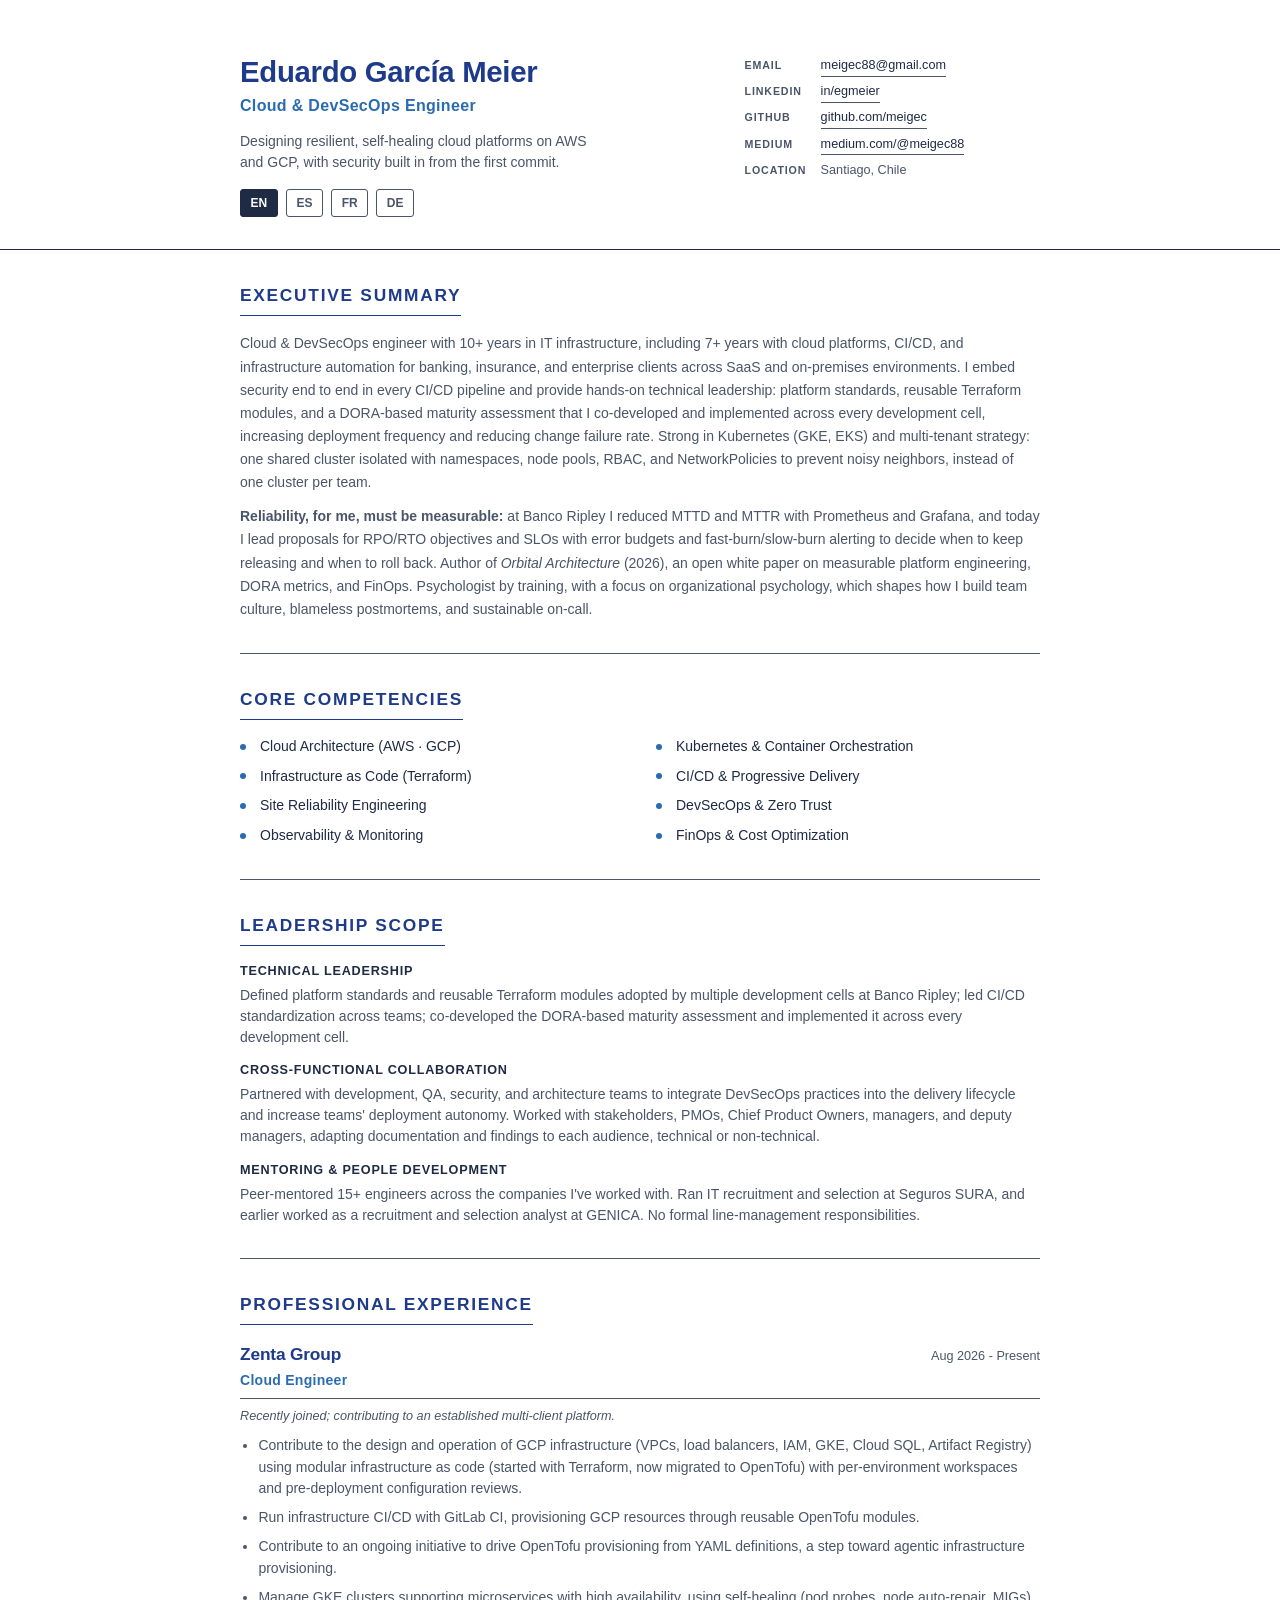
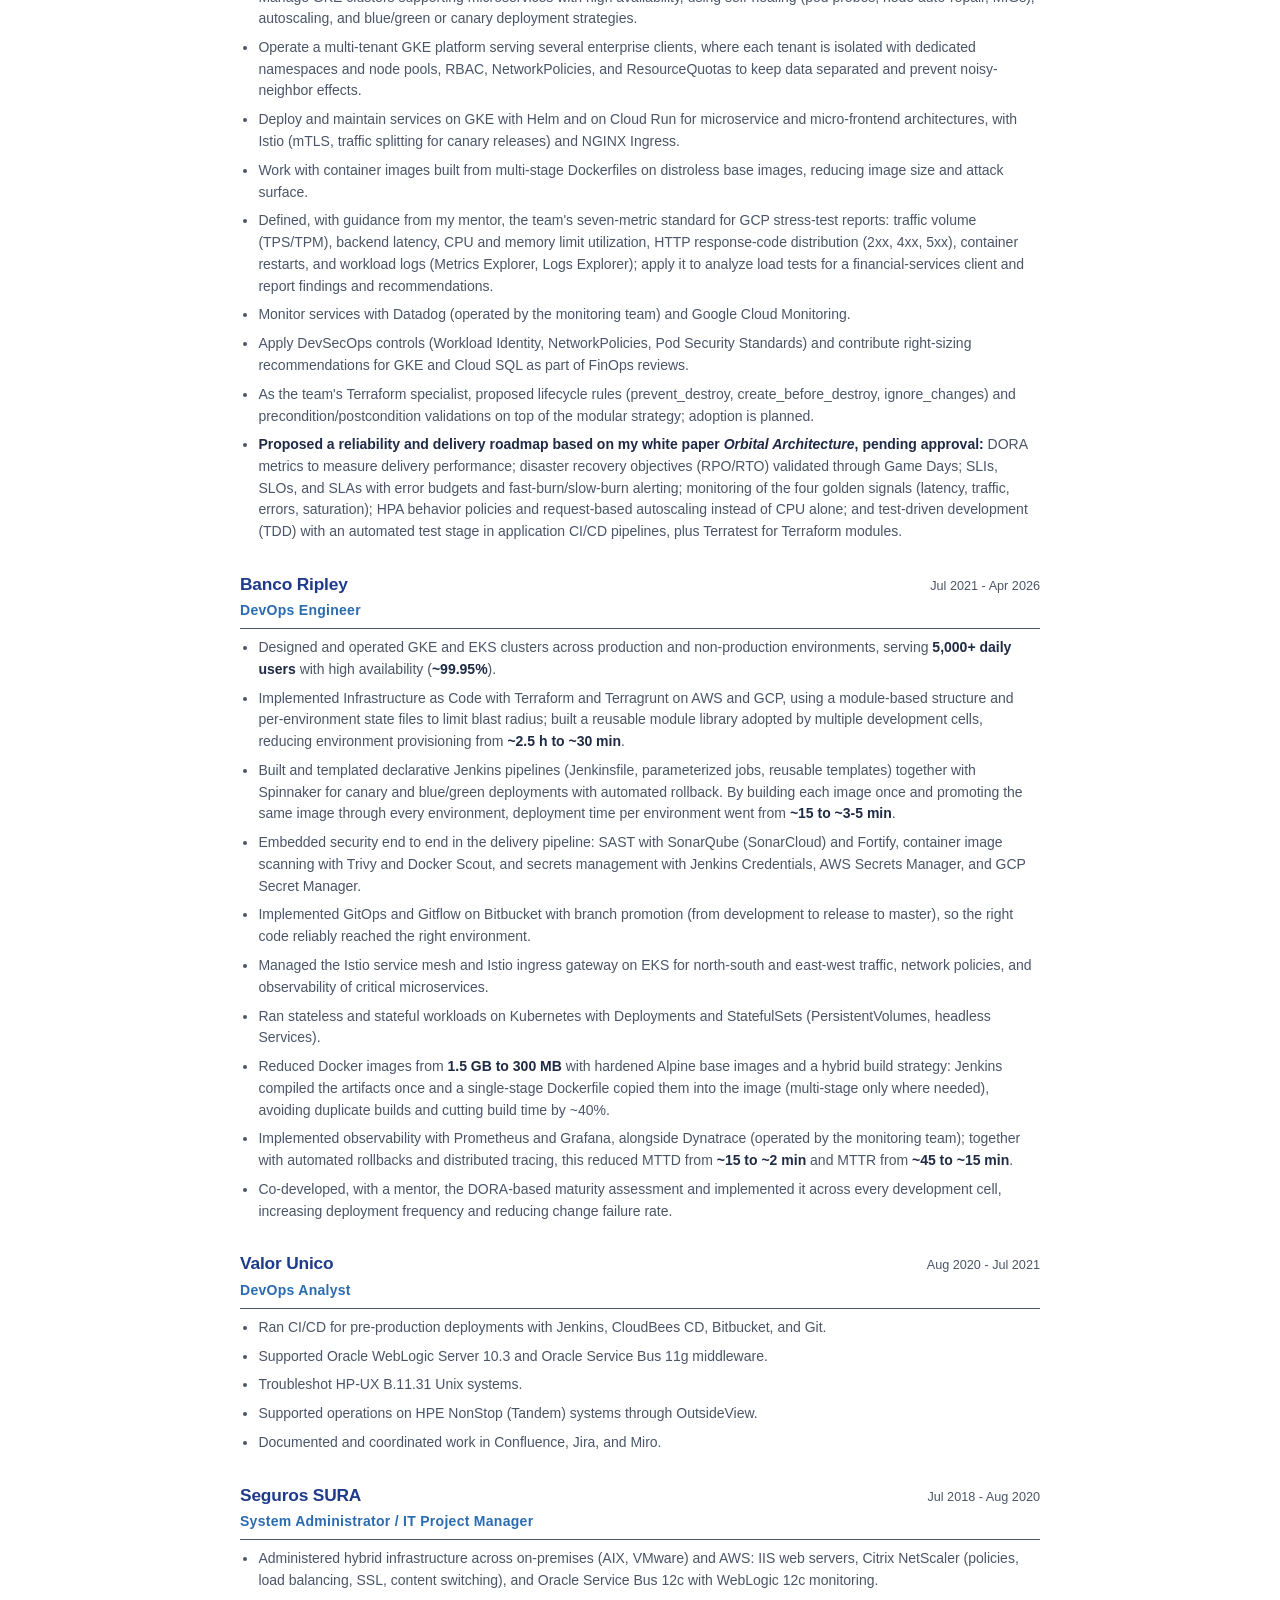
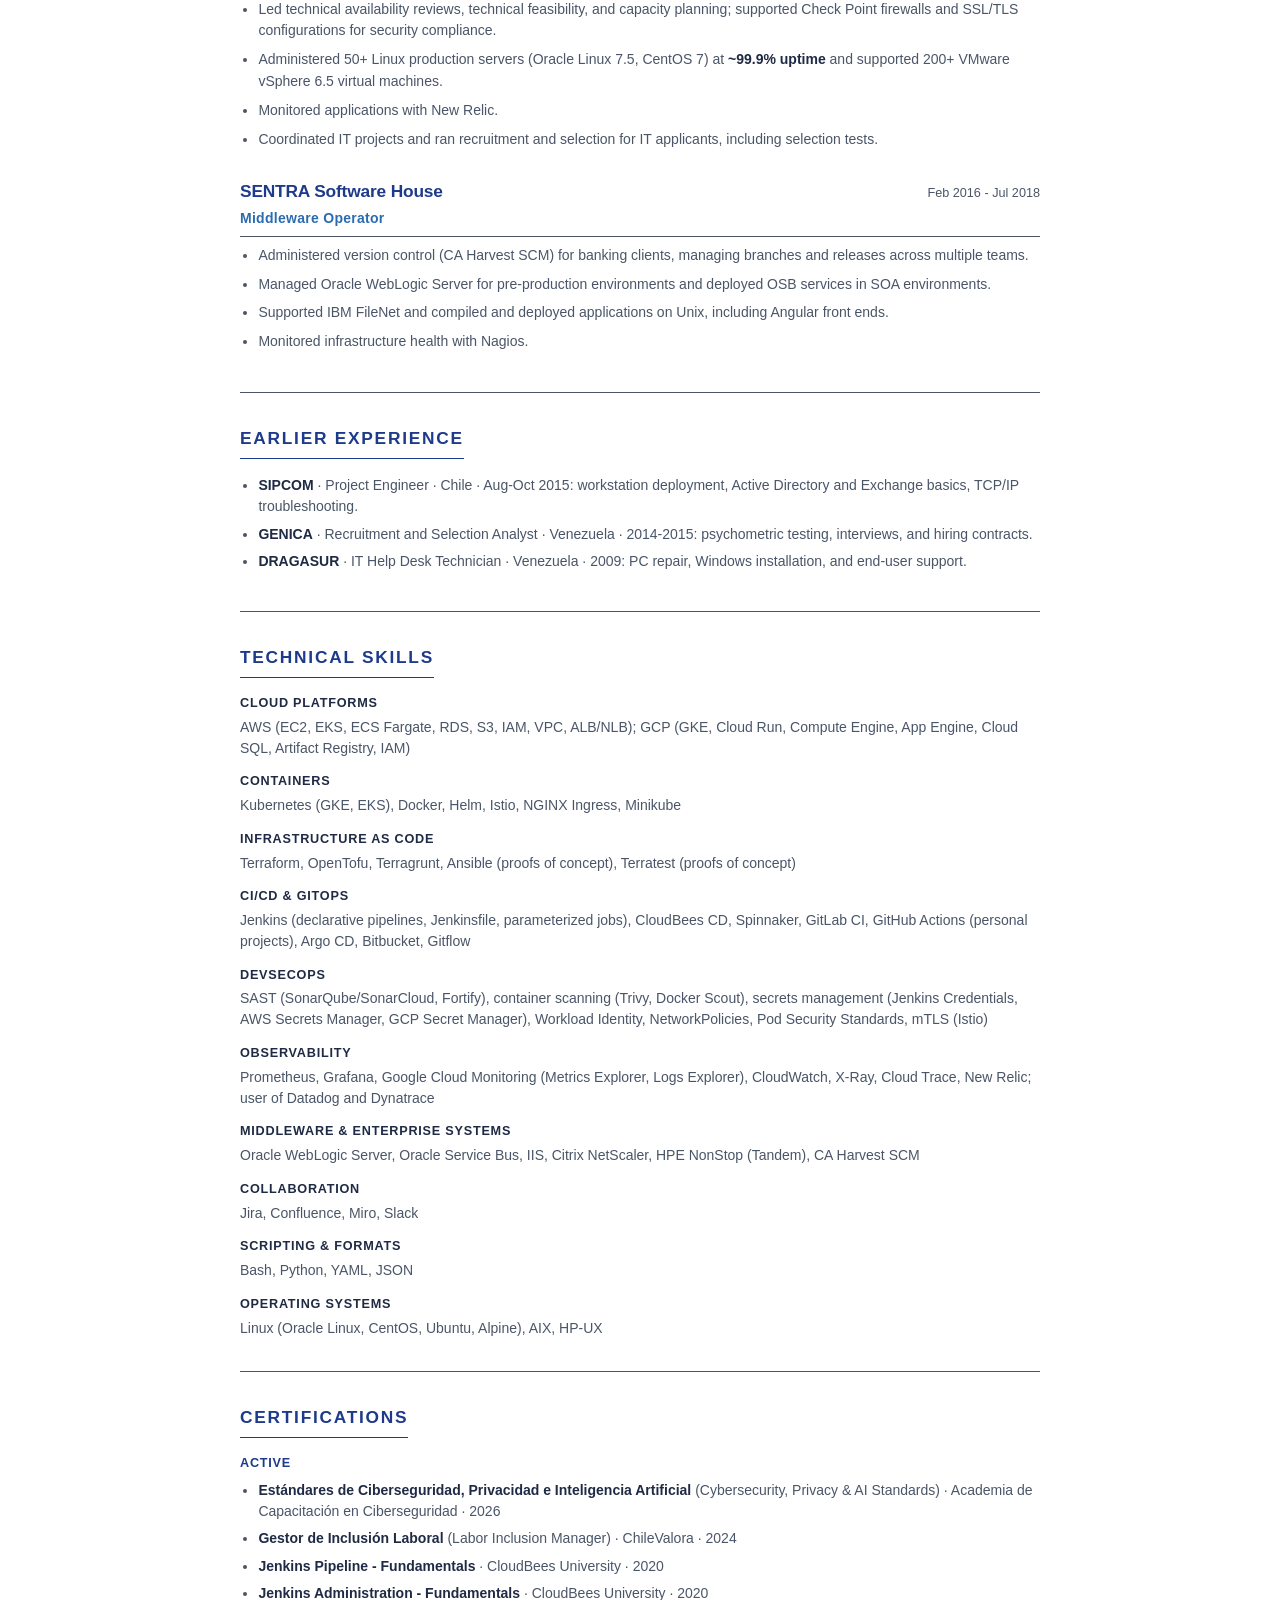
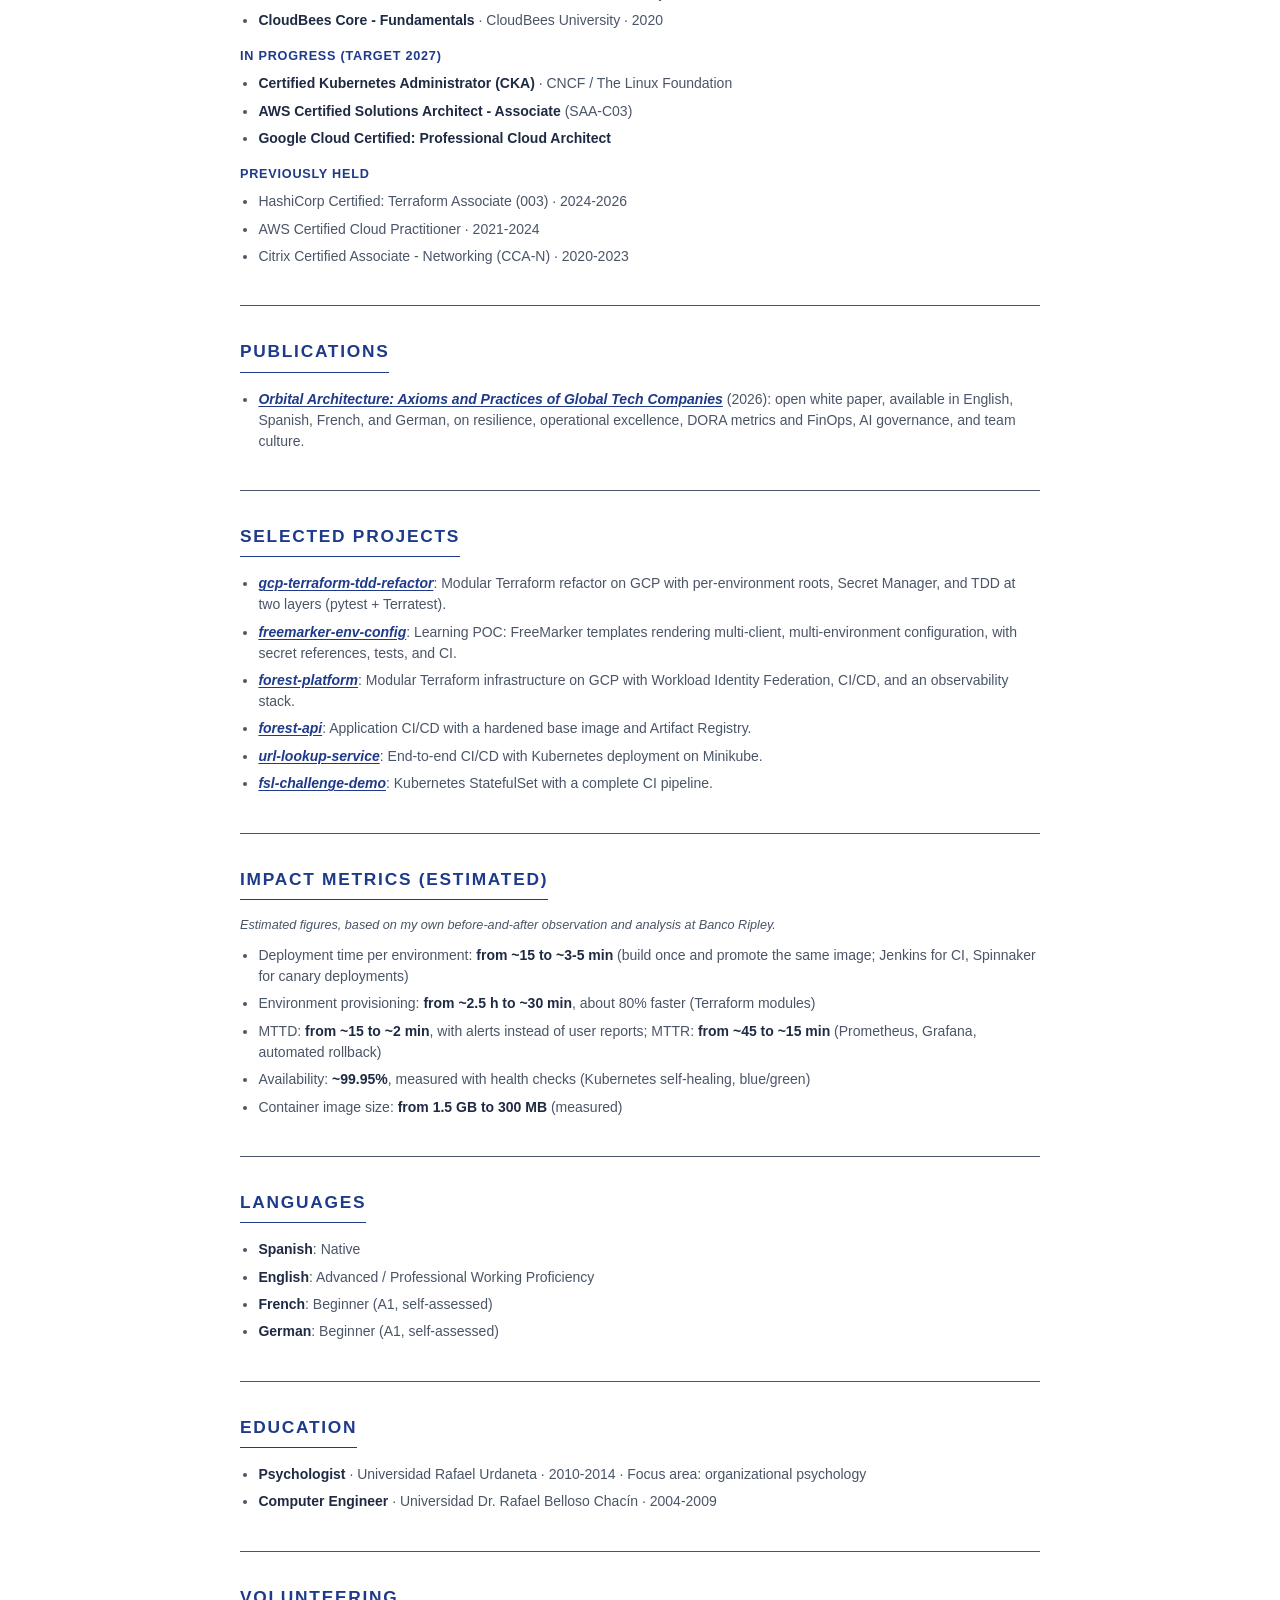
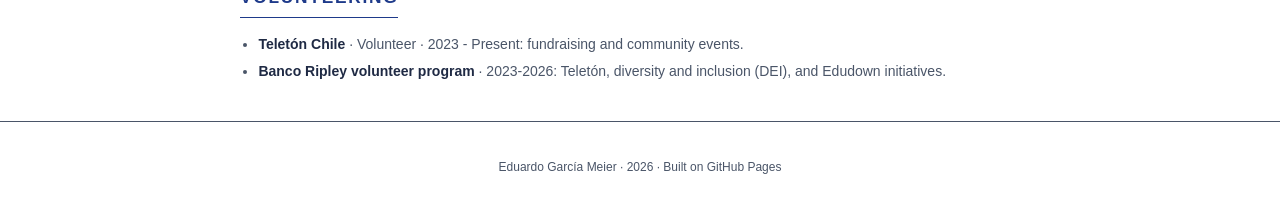
<file: index.html>
<!DOCTYPE html>
<html lang="en">
<head>
<meta charset="UTF-8">
<meta name="viewport" content="width=device-width, initial-scale=1.0">
<title>Eduardo García Meier - Cloud &amp; DevSecOps Engineer</title>
<meta name="description" content="Cloud &amp; DevSecOps Engineer with 10+ years in IT infrastructure, including 7+ years with cloud platforms (AWS, GCP), CI/CD, and infrastructure automation for banking, insurance, and enterprise clients.">
<meta name="author" content="Eduardo García Meier">
<meta property="og:title" content="Eduardo García Meier - Cloud &amp; DevSecOps Engineer">
<meta property="og:description" content="Designing resilient, self-healing cloud platforms on AWS and GCP, with security built in from the first commit.">
<meta property="og:type" content="profile">
<link rel="stylesheet" href="styles.css">
</head>
<body>

<header class="hero">
  <div class="container">
    <div class="hero-grid">
      <div class="hero-main">
        <h1>Eduardo García Meier</h1>
        <p class="role">Cloud &amp; DevSecOps Engineer</p>
        <p class="tagline">Designing resilient, self-healing cloud platforms on AWS and GCP, with security built in from the first commit.</p>
        <nav class="lang-switch">
          <a href="index.html" class="active">EN</a>
          <a href="es.html">ES</a>
          <a href="fr.html">FR</a>
          <a href="de.html">DE</a>
        </nav>
      </div>
      <ul class="contact">
        <li><span class="label">Email</span><a href="mailto:meigec88@gmail.com">meigec88@gmail.com</a></li>
        <li><span class="label">LinkedIn</span><a href="https://www.linkedin.com/in/egmeier" target="_blank" rel="noopener">in/egmeier</a></li>
        <li><span class="label">GitHub</span><a href="https://github.com/meigec" target="_blank" rel="noopener">github.com/meigec</a></li>
        <li><span class="label">Medium</span><a href="https://medium.com/@meigec88" target="_blank" rel="noopener">medium.com/@meigec88</a></li>
        <li><span class="label">Location</span><span>Santiago, Chile</span></li>
      </ul>
    </div>
  </div>
</header>

<main class="container">

  <section class="section">
    <h2>Executive Summary</h2>
    <p class="summary">
      Cloud &amp; DevSecOps engineer with 10+ years in IT infrastructure, including 7+ years with cloud platforms, CI/CD, and infrastructure automation for banking, insurance, and enterprise clients across SaaS and on-premises environments. I embed security end to end in every CI/CD pipeline and provide hands-on technical leadership: platform standards, reusable Terraform modules, and a DORA-based maturity assessment that I co-developed and implemented across every development cell, increasing deployment frequency and reducing change failure rate. Strong in Kubernetes (GKE, EKS) and multi-tenant strategy: one shared cluster isolated with namespaces, node pools, RBAC, and NetworkPolicies to prevent noisy neighbors, instead of one cluster per team.
    </p>
    <p class="summary">
      <strong>Reliability, for me, must be measurable:</strong> at Banco Ripley I reduced MTTD and MTTR with Prometheus and Grafana, and today I lead proposals for RPO/RTO objectives and SLOs with error budgets and fast-burn/slow-burn alerting to decide when to keep releasing and when to roll back. Author of <em>Orbital Architecture</em> (2026), an open white paper on measurable platform engineering, DORA metrics, and FinOps. Psychologist by training, with a focus on organizational psychology, which shapes how I build team culture, blameless postmortems, and sustainable on-call.
    </p>
  </section>

  <section class="section">
    <h2>Core Competencies</h2>
    <ul class="competencies">
      <li>Cloud Architecture (AWS · GCP)</li>
      <li>Kubernetes &amp; Container Orchestration</li>
      <li>Infrastructure as Code (Terraform)</li>
      <li>CI/CD &amp; Progressive Delivery</li>
      <li>Site Reliability Engineering</li>
      <li>DevSecOps &amp; Zero Trust</li>
      <li>Observability &amp; Monitoring</li>
      <li>FinOps &amp; Cost Optimization</li>
    </ul>
  </section>

  <section class="section">
    <h2>Leadership Scope</h2>
    <dl class="skills">
      <dt>Technical Leadership</dt>
      <dd>Defined platform standards and reusable Terraform modules adopted by multiple development cells at Banco Ripley; led CI/CD standardization across teams; co-developed the DORA-based maturity assessment and implemented it across every development cell.</dd>
      <dt>Cross-Functional Collaboration</dt>
      <dd>Partnered with development, QA, security, and architecture teams to integrate DevSecOps practices into the delivery lifecycle and increase teams' deployment autonomy. Worked with stakeholders, PMOs, Chief Product Owners, managers, and deputy managers, adapting documentation and findings to each audience, technical or non-technical.</dd>
      <dt>Mentoring &amp; People Development</dt>
      <dd>Peer-mentored 15+ engineers across the companies I've worked with. Ran IT recruitment and selection at Seguros SURA, and earlier worked as a recruitment and selection analyst at GENICA. No formal line-management responsibilities.</dd>
    </dl>
  </section>

  <section class="section">
    <h2>Professional Experience</h2>

    <article class="job">
      <header class="job-header">
        <div>
          <h3>Zenta Group</h3>
          <p class="job-title">Cloud Engineer</p>
        </div>
        <span class="dates">Aug 2026 - Present</span>
      </header>
      <p class="job-note">Recently joined; contributing to an established multi-client platform.</p>
      <ul>
        <li>Contribute to the design and operation of GCP infrastructure (VPCs, load balancers, IAM, GKE, Cloud SQL, Artifact Registry) using modular infrastructure as code (started with Terraform, now migrated to OpenTofu) with per-environment workspaces and pre-deployment configuration reviews.</li>
        <li>Run infrastructure CI/CD with GitLab CI, provisioning GCP resources through reusable OpenTofu modules.</li>
        <li>Contribute to an ongoing initiative to drive OpenTofu provisioning from YAML definitions, a step toward agentic infrastructure provisioning.</li>
        <li>Manage GKE clusters supporting microservices with high availability, using self-healing (pod probes, node auto-repair, MIGs), autoscaling, and blue/green or canary deployment strategies.</li>
        <li>Operate a multi-tenant GKE platform serving several enterprise clients, where each tenant is isolated with dedicated namespaces and node pools, RBAC, NetworkPolicies, and ResourceQuotas to keep data separated and prevent noisy-neighbor effects.</li>
        <li>Deploy and maintain services on GKE with Helm and on Cloud Run for microservice and micro-frontend architectures, with Istio (mTLS, traffic splitting for canary releases) and NGINX Ingress.</li>
        <li>Work with container images built from multi-stage Dockerfiles on distroless base images, reducing image size and attack surface.</li>
        <li>Defined, with guidance from my mentor, the team's seven-metric standard for GCP stress-test reports: traffic volume (TPS/TPM), backend latency, CPU and memory limit utilization, HTTP response-code distribution (2xx, 4xx, 5xx), container restarts, and workload logs (Metrics Explorer, Logs Explorer); apply it to analyze load tests for a financial-services client and report findings and recommendations.</li>
        <li>Monitor services with Datadog (operated by the monitoring team) and Google Cloud Monitoring.</li>
        <li>Apply DevSecOps controls (Workload Identity, NetworkPolicies, Pod Security Standards) and contribute right-sizing recommendations for GKE and Cloud SQL as part of FinOps reviews.</li>
        <li>As the team's Terraform specialist, proposed lifecycle rules (prevent_destroy, create_before_destroy, ignore_changes) and precondition/postcondition validations on top of the modular strategy; adoption is planned.</li>
        <li><strong>Proposed a reliability and delivery roadmap based on my white paper <em>Orbital Architecture</em>, pending approval:</strong> DORA metrics to measure delivery performance; disaster recovery objectives (RPO/RTO) validated through Game Days; SLIs, SLOs, and SLAs with error budgets and fast-burn/slow-burn alerting; monitoring of the four golden signals (latency, traffic, errors, saturation); HPA behavior policies and request-based autoscaling instead of CPU alone; and test-driven development (TDD) with an automated test stage in application CI/CD pipelines, plus Terratest for Terraform modules.</li>
      </ul>
    </article>

    <article class="job">
      <header class="job-header">
        <div>
          <h3>Banco Ripley</h3>
          <p class="job-title">DevOps Engineer</p>
        </div>
        <span class="dates">Jul 2021 - Apr 2026</span>
      </header>
      <ul>
        <li>Designed and operated GKE and EKS clusters across production and non-production environments, serving <strong>5,000+ daily users</strong> with high availability (<strong>~99.95%</strong>).</li>
        <li>Implemented Infrastructure as Code with Terraform and Terragrunt on AWS and GCP, using a module-based structure and per-environment state files to limit blast radius; built a reusable module library adopted by multiple development cells, reducing environment provisioning from <strong>~2.5 h to ~30 min</strong>.</li>
        <li>Built and templated declarative Jenkins pipelines (Jenkinsfile, parameterized jobs, reusable templates) together with Spinnaker for canary and blue/green deployments with automated rollback. By building each image once and promoting the same image through every environment, deployment time per environment went from <strong>~15 to ~3-5 min</strong>.</li>
        <li>Embedded security end to end in the delivery pipeline: SAST with SonarQube (SonarCloud) and Fortify, container image scanning with Trivy and Docker Scout, and secrets management with Jenkins Credentials, AWS Secrets Manager, and GCP Secret Manager.</li>
        <li>Implemented GitOps and Gitflow on Bitbucket with branch promotion (from development to release to master), so the right code reliably reached the right environment.</li>
        <li>Managed the Istio service mesh and Istio ingress gateway on EKS for north-south and east-west traffic, network policies, and observability of critical microservices.</li>
        <li>Ran stateless and stateful workloads on Kubernetes with Deployments and StatefulSets (PersistentVolumes, headless Services).</li>
        <li>Reduced Docker images from <strong>1.5 GB to 300 MB</strong> with hardened Alpine base images and a hybrid build strategy: Jenkins compiled the artifacts once and a single-stage Dockerfile copied them into the image (multi-stage only where needed), avoiding duplicate builds and cutting build time by ~40%.</li>
        <li>Implemented observability with Prometheus and Grafana, alongside Dynatrace (operated by the monitoring team); together with automated rollbacks and distributed tracing, this reduced MTTD from <strong>~15 to ~2 min</strong> and MTTR from <strong>~45 to ~15 min</strong>.</li>
        <li>Co-developed, with a mentor, the DORA-based maturity assessment and implemented it across every development cell, increasing deployment frequency and reducing change failure rate.</li>
      </ul>
    </article>

    <article class="job">
      <header class="job-header">
        <div>
          <h3>Valor Unico</h3>
          <p class="job-title">DevOps Analyst</p>
        </div>
        <span class="dates">Aug 2020 - Jul 2021</span>
      </header>
      <ul>
        <li>Ran CI/CD for pre-production deployments with Jenkins, CloudBees CD, Bitbucket, and Git.</li>
        <li>Supported Oracle WebLogic Server 10.3 and Oracle Service Bus 11g middleware.</li>
        <li>Troubleshot HP-UX B.11.31 Unix systems.</li>
        <li>Supported operations on HPE NonStop (Tandem) systems through OutsideView.</li>
        <li>Documented and coordinated work in Confluence, Jira, and Miro.</li>
      </ul>
    </article>

    <article class="job">
      <header class="job-header">
        <div>
          <h3>Seguros SURA</h3>
          <p class="job-title">System Administrator / IT Project Manager</p>
        </div>
        <span class="dates">Jul 2018 - Aug 2020</span>
      </header>
      <ul>
        <li>Administered hybrid infrastructure across on-premises (AIX, VMware) and AWS: IIS web servers, Citrix NetScaler (policies, load balancing, SSL, content switching), and Oracle Service Bus 12c with WebLogic 12c monitoring.</li>
        <li>Led technical availability reviews, technical feasibility, and capacity planning; supported Check Point firewalls and SSL/TLS configurations for security compliance.</li>
        <li>Administered 50+ Linux production servers (Oracle Linux 7.5, CentOS 7) at <strong>~99.9% uptime</strong> and supported 200+ VMware vSphere 6.5 virtual machines.</li>
        <li>Monitored applications with New Relic.</li>
        <li>Coordinated IT projects and ran recruitment and selection for IT applicants, including selection tests.</li>
      </ul>
    </article>

    <article class="job">
      <header class="job-header">
        <div>
          <h3>SENTRA Software House</h3>
          <p class="job-title">Middleware Operator</p>
        </div>
        <span class="dates">Feb 2016 - Jul 2018</span>
      </header>
      <ul>
        <li>Administered version control (CA Harvest SCM) for banking clients, managing branches and releases across multiple teams.</li>
        <li>Managed Oracle WebLogic Server for pre-production environments and deployed OSB services in SOA environments.</li>
        <li>Supported IBM FileNet and compiled and deployed applications on Unix, including Angular front ends.</li>
        <li>Monitored infrastructure health with Nagios.</li>
      </ul>
    </article>

  </section>

  <section class="section">
    <h2>Earlier Experience</h2>
    <ul class="earlier">
      <li><strong>SIPCOM</strong> · Project Engineer · Chile · Aug-Oct 2015: workstation deployment, Active Directory and Exchange basics, TCP/IP troubleshooting.</li>
      <li><strong>GENICA</strong> · Recruitment and Selection Analyst · Venezuela · 2014-2015: psychometric testing, interviews, and hiring contracts.</li>
      <li><strong>DRAGASUR</strong> · IT Help Desk Technician · Venezuela · 2009: PC repair, Windows installation, and end-user support.</li>
    </ul>
  </section>

  <section class="section">
    <h2>Technical Skills</h2>
    <dl class="skills">
      <dt>Cloud Platforms</dt>
      <dd>AWS (EC2, EKS, ECS Fargate, RDS, S3, IAM, VPC, ALB/NLB); GCP (GKE, Cloud Run, Compute Engine, App Engine, Cloud SQL, Artifact Registry, IAM)</dd>
      <dt>Containers</dt>
      <dd>Kubernetes (GKE, EKS), Docker, Helm, Istio, NGINX Ingress, Minikube</dd>
      <dt>Infrastructure as Code</dt>
      <dd>Terraform, OpenTofu, Terragrunt, Ansible (proofs of concept), Terratest (proofs of concept)</dd>
      <dt>CI/CD &amp; GitOps</dt>
      <dd>Jenkins (declarative pipelines, Jenkinsfile, parameterized jobs), CloudBees CD, Spinnaker, GitLab CI, GitHub Actions (personal projects), Argo CD, Bitbucket, Gitflow</dd>
      <dt>DevSecOps</dt>
      <dd>SAST (SonarQube/SonarCloud, Fortify), container scanning (Trivy, Docker Scout), secrets management (Jenkins Credentials, AWS Secrets Manager, GCP Secret Manager), Workload Identity, NetworkPolicies, Pod Security Standards, mTLS (Istio)</dd>
      <dt>Observability</dt>
      <dd>Prometheus, Grafana, Google Cloud Monitoring (Metrics Explorer, Logs Explorer), CloudWatch, X-Ray, Cloud Trace, New Relic; user of Datadog and Dynatrace</dd>
      <dt>Middleware &amp; Enterprise Systems</dt>
      <dd>Oracle WebLogic Server, Oracle Service Bus, IIS, Citrix NetScaler, HPE NonStop (Tandem), CA Harvest SCM</dd>
      <dt>Collaboration</dt>
      <dd>Jira, Confluence, Miro, Slack</dd>
      <dt>Scripting &amp; Formats</dt>
      <dd>Bash, Python, YAML, JSON</dd>
      <dt>Operating Systems</dt>
      <dd>Linux (Oracle Linux, CentOS, Ubuntu, Alpine), AIX, HP-UX</dd>
    </dl>
  </section>

  <section class="section">
    <h2>Certifications</h2>
    <h3 class="subhead">Active</h3>
    <ul class="certs">
      <li><strong>Estándares de Ciberseguridad, Privacidad e Inteligencia Artificial</strong> (Cybersecurity, Privacy &amp; AI Standards) · Academia de Capacitación en Ciberseguridad · 2026</li>
      <li><strong>Gestor de Inclusión Laboral</strong> (Labor Inclusion Manager) · ChileValora · 2024</li>
      <li><strong>Jenkins Pipeline - Fundamentals</strong> · CloudBees University · 2020</li>
      <li><strong>Jenkins Administration - Fundamentals</strong> · CloudBees University · 2020</li>
      <li><strong>CloudBees Core - Fundamentals</strong> · CloudBees University · 2020</li>
    </ul>
    <h3 class="subhead">In Progress (Target 2027)</h3>
    <ul class="certs">
      <li><strong>Certified Kubernetes Administrator (CKA)</strong> · CNCF / The Linux Foundation</li>
      <li><strong>AWS Certified Solutions Architect - Associate</strong> (SAA-C03)</li>
      <li><strong>Google Cloud Certified: Professional Cloud Architect</strong></li>
    </ul>
    <h3 class="subhead">Previously Held</h3>
    <ul class="certs">
      <li>HashiCorp Certified: Terraform Associate (003) · 2024-2026</li>
      <li>AWS Certified Cloud Practitioner · 2021-2024</li>
      <li>Citrix Certified Associate - Networking (CCA-N) · 2020-2023</li>
    </ul>
  </section>

  <section class="section">
    <h2>Publications</h2>
    <ul class="projects">
      <li><a href="https://github.com/meigec/orbital-architecture" target="_blank" rel="noopener"><em>Orbital Architecture: Axioms and Practices of Global Tech Companies</em></a> (2026): open white paper, available in English, Spanish, French, and German, on resilience, operational excellence, DORA metrics and FinOps, AI governance, and team culture.</li>
    </ul>
  </section>

  <section class="section">
    <h2>Selected Projects</h2>
    <ul class="projects">
      <li><a href="https://github.com/meigec/gcp-terraform-tdd-refactor" target="_blank" rel="noopener">gcp-terraform-tdd-refactor</a>: Modular Terraform refactor on GCP with per-environment roots, Secret Manager, and TDD at two layers (pytest + Terratest).</li>
      <li><a href="https://github.com/meigec/freemarker-env-config" target="_blank" rel="noopener">freemarker-env-config</a>: Learning POC: FreeMarker templates rendering multi-client, multi-environment configuration, with secret references, tests, and CI.</li>
      <li><a href="https://github.com/meigec/forest-platform" target="_blank" rel="noopener">forest-platform</a>: Modular Terraform infrastructure on GCP with Workload Identity Federation, CI/CD, and an observability stack.</li>
      <li><a href="https://github.com/meigec/forest-api" target="_blank" rel="noopener">forest-api</a>: Application CI/CD with a hardened base image and Artifact Registry.</li>
      <li><a href="https://github.com/meigec/url-lookup-service" target="_blank" rel="noopener">url-lookup-service</a>: End-to-end CI/CD with Kubernetes deployment on Minikube.</li>
      <li><a href="https://github.com/meigec/fsl-challenge-demo" target="_blank" rel="noopener">fsl-challenge-demo</a>: Kubernetes StatefulSet with a complete CI pipeline.</li>
    </ul>
  </section>

  <section class="section">
    <h2>Impact Metrics (Estimated)</h2>
    <p class="section-note">Estimated figures, based on my own before-and-after observation and analysis at Banco Ripley.</p>
    <ul class="metrics">
      <li>Deployment time per environment: <strong>from ~15 to ~3-5 min</strong> (build once and promote the same image; Jenkins for CI, Spinnaker for canary deployments)</li>
      <li>Environment provisioning: <strong>from ~2.5 h to ~30 min</strong>, about 80% faster (Terraform modules)</li>
      <li>MTTD: <strong>from ~15 to ~2 min</strong>, with alerts instead of user reports; MTTR: <strong>from ~45 to ~15 min</strong> (Prometheus, Grafana, automated rollback)</li>
      <li>Availability: <strong>~99.95%</strong>, measured with health checks (Kubernetes self-healing, blue/green)</li>
      <li>Container image size: <strong>from 1.5 GB to 300 MB</strong> (measured)</li>
    </ul>
  </section>

  <section class="section">
    <h2>Languages</h2>
    <ul class="languages">
      <li><strong>Spanish</strong>: Native</li>
      <li><strong>English</strong>: Advanced / Professional Working Proficiency</li>
      <li><strong>French</strong>: Beginner (A1, self-assessed)</li>
      <li><strong>German</strong>: Beginner (A1, self-assessed)</li>
    </ul>
  </section>

  <section class="section">
    <h2>Education</h2>
    <ul class="edu-list">
      <li><strong>Psychologist</strong> · Universidad Rafael Urdaneta · 2010-2014 · Focus area: organizational psychology</li>
      <li><strong>Computer Engineer</strong> · Universidad Dr. Rafael Belloso Chacín · 2004-2009</li>
    </ul>
  </section>

  <section class="section">
    <h2>Volunteering</h2>
    <ul class="volunteer">
      <li><strong>Teletón Chile</strong> · Volunteer · 2023 - Present: fundraising and community events.</li>
      <li><strong>Banco Ripley volunteer program</strong> · 2023-2026: Teletón, diversity and inclusion (DEI), and Edudown initiatives.</li>
    </ul>
  </section>

</main>

<footer class="footer">
  <div class="container">
    <p>Eduardo García Meier · <span id="year"></span> · Built on GitHub Pages</p>
  </div>
</footer>

<script>
  document.getElementById('year').textContent = new Date().getFullYear();
</script>

</body>
</html>
</file>
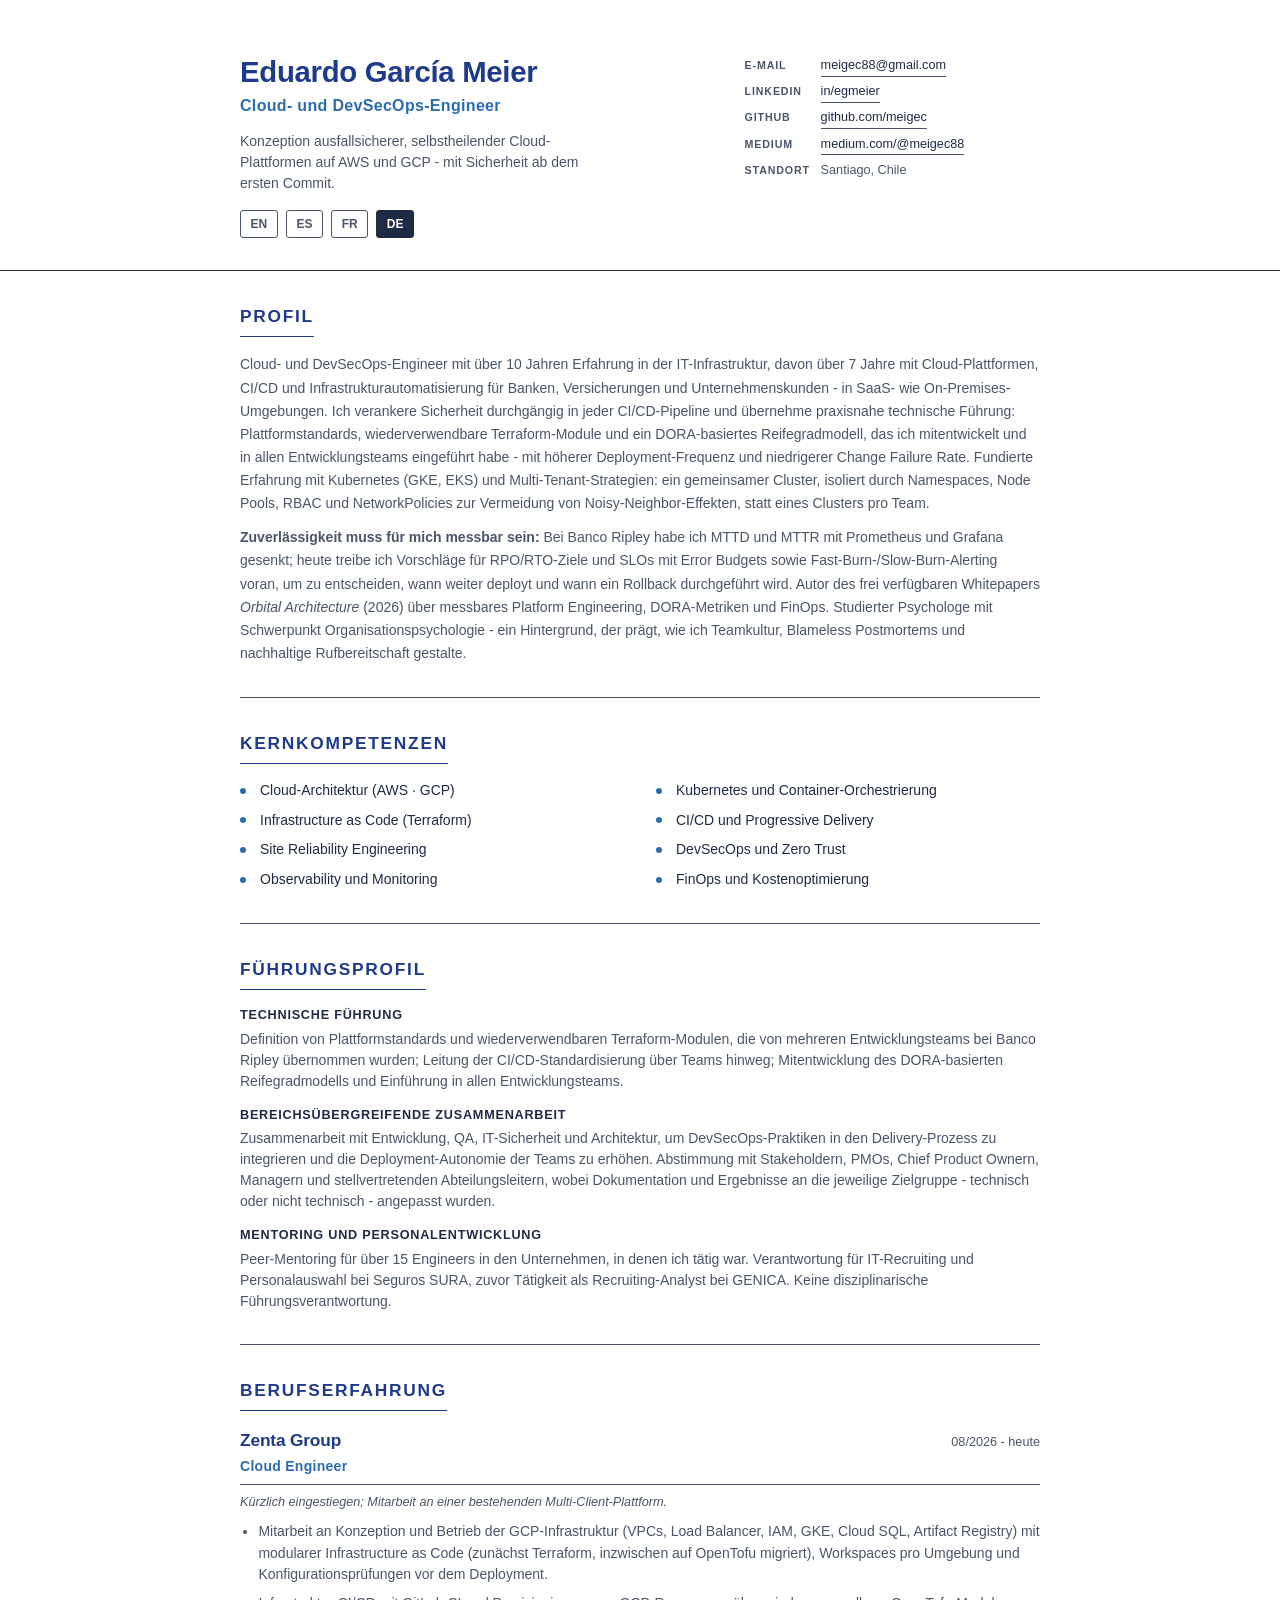
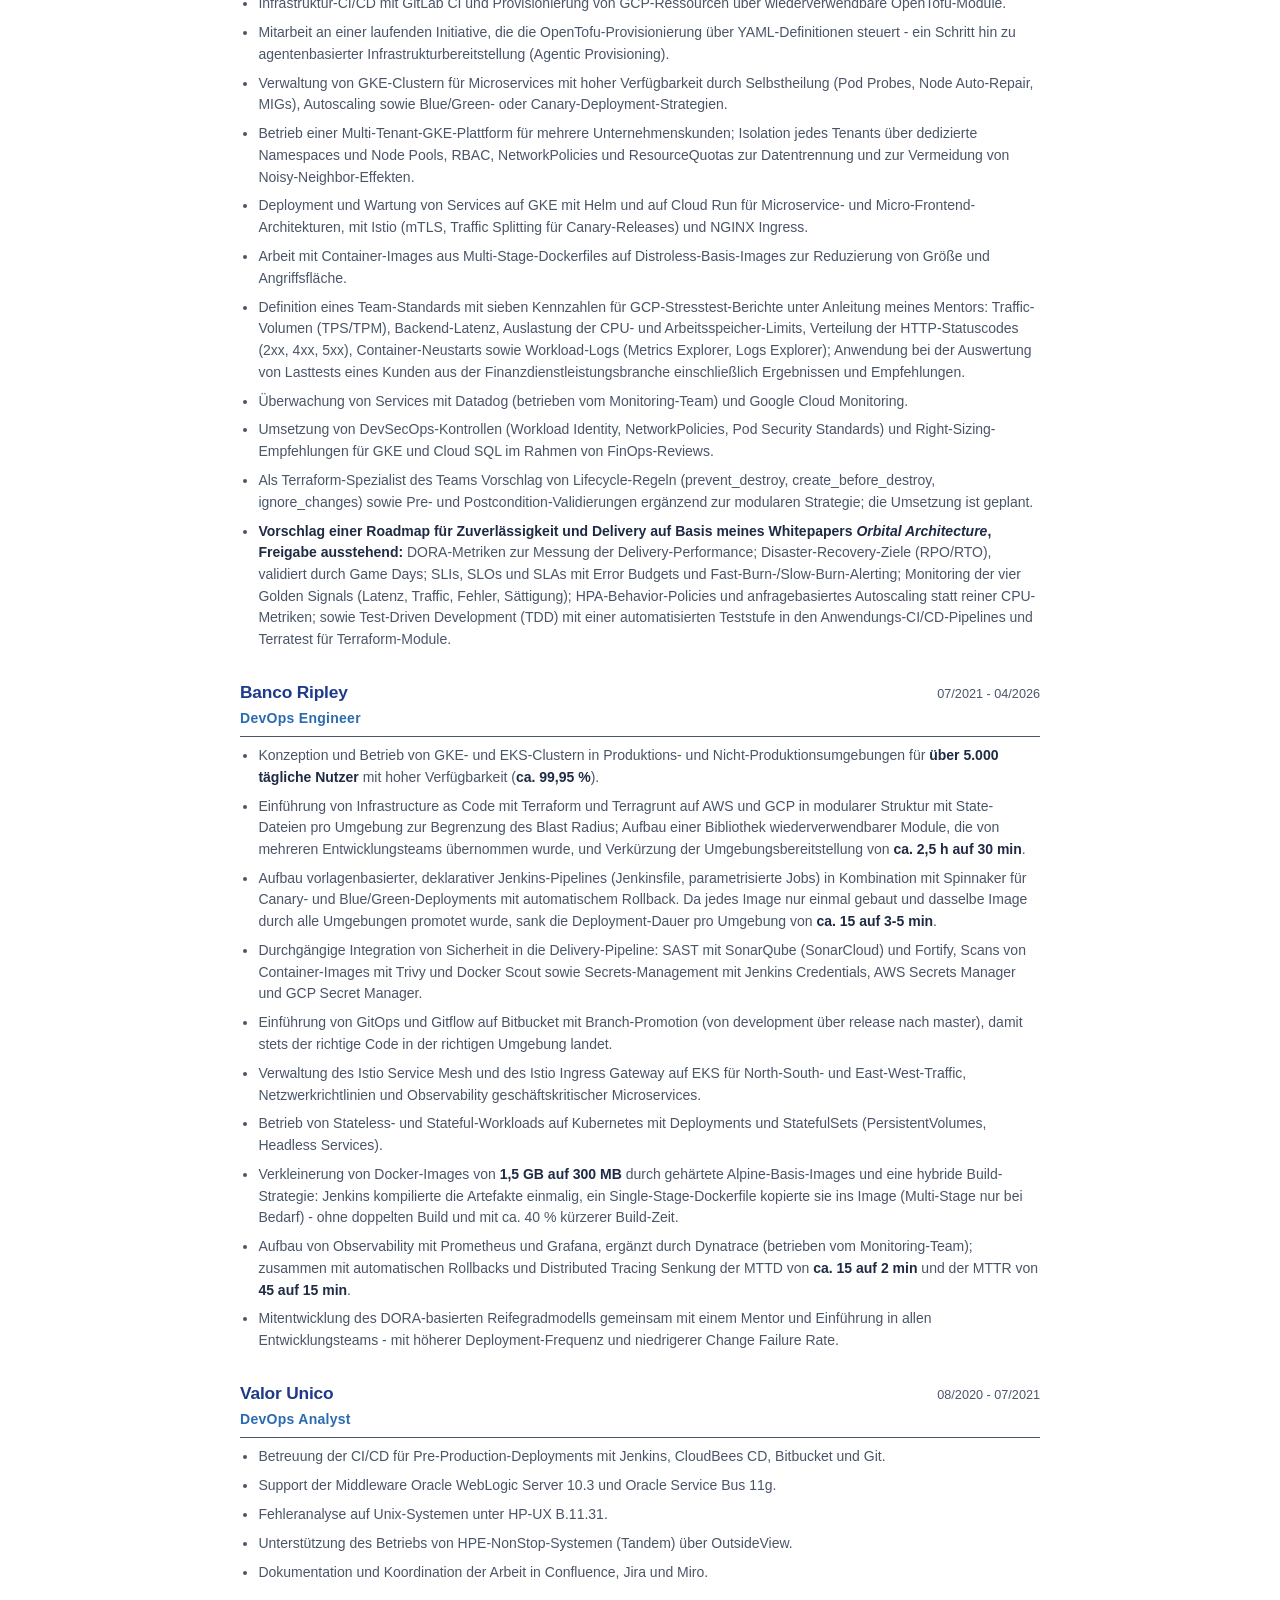
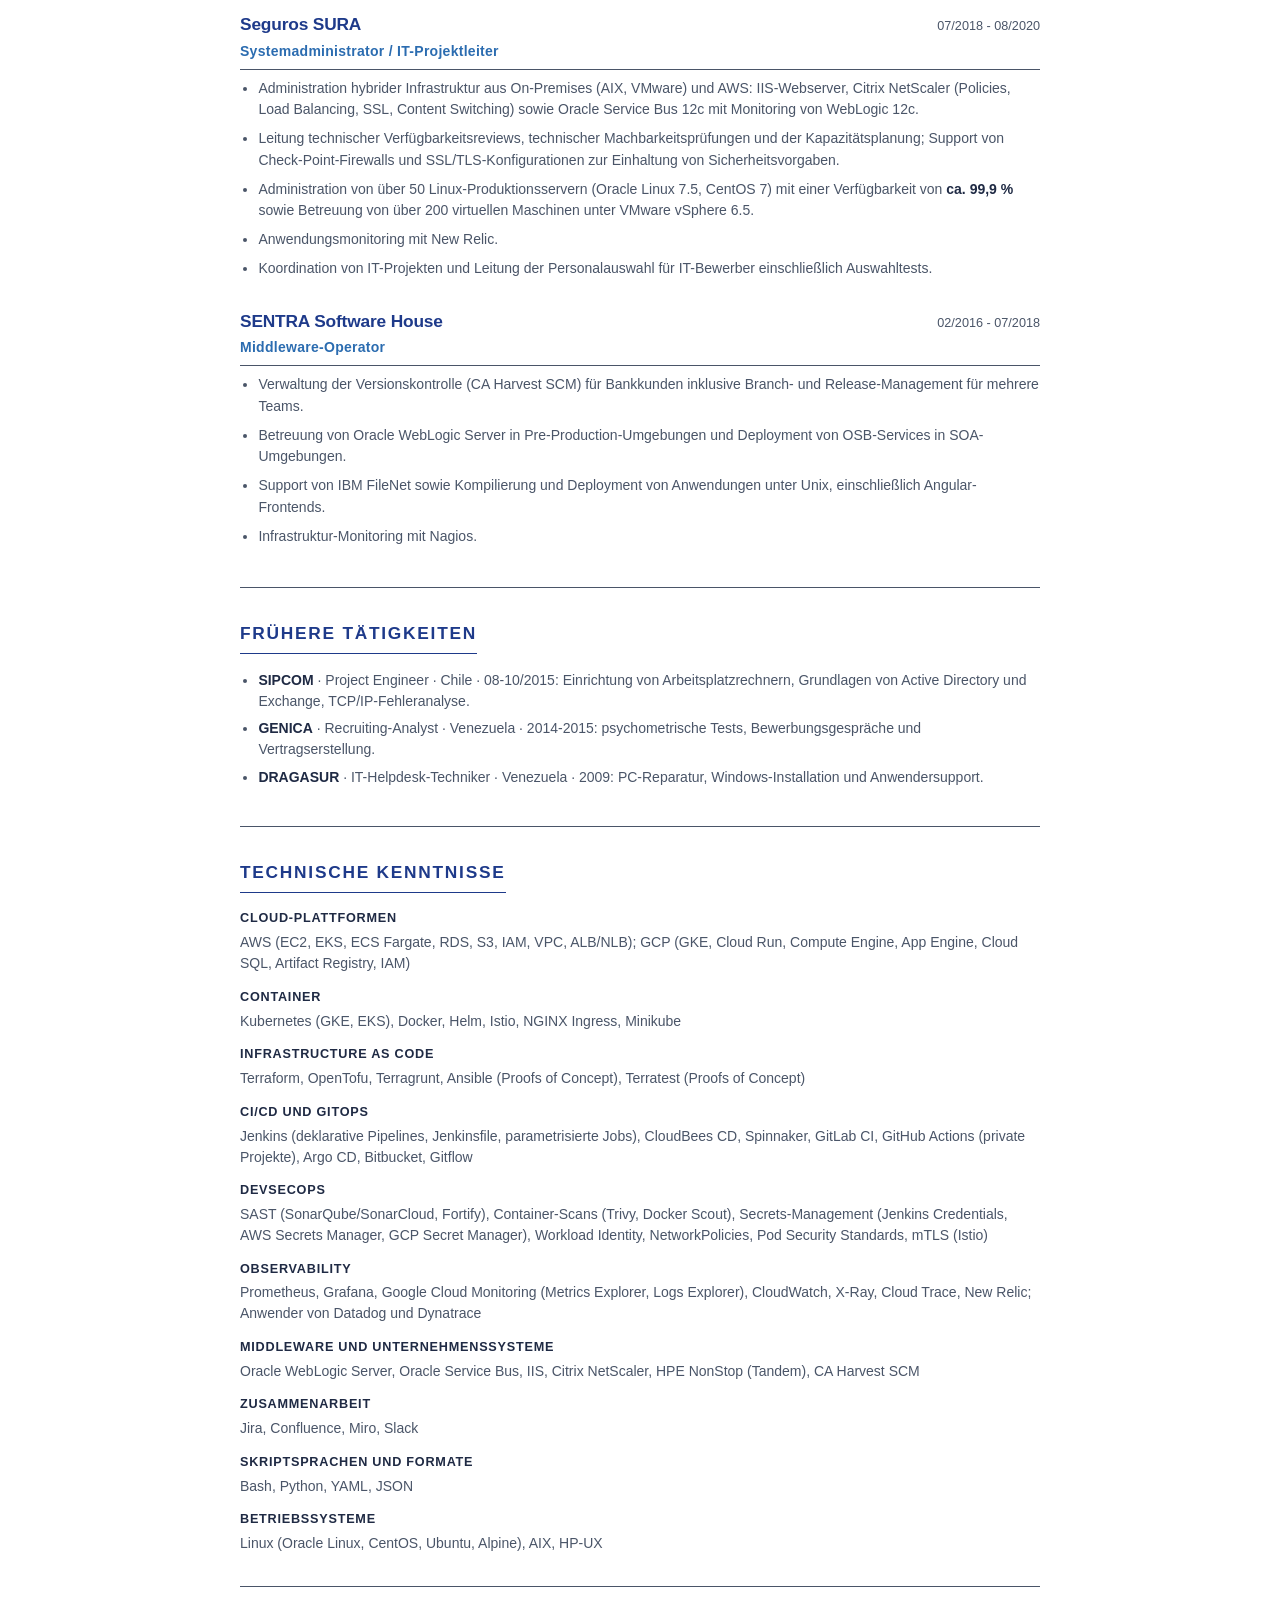
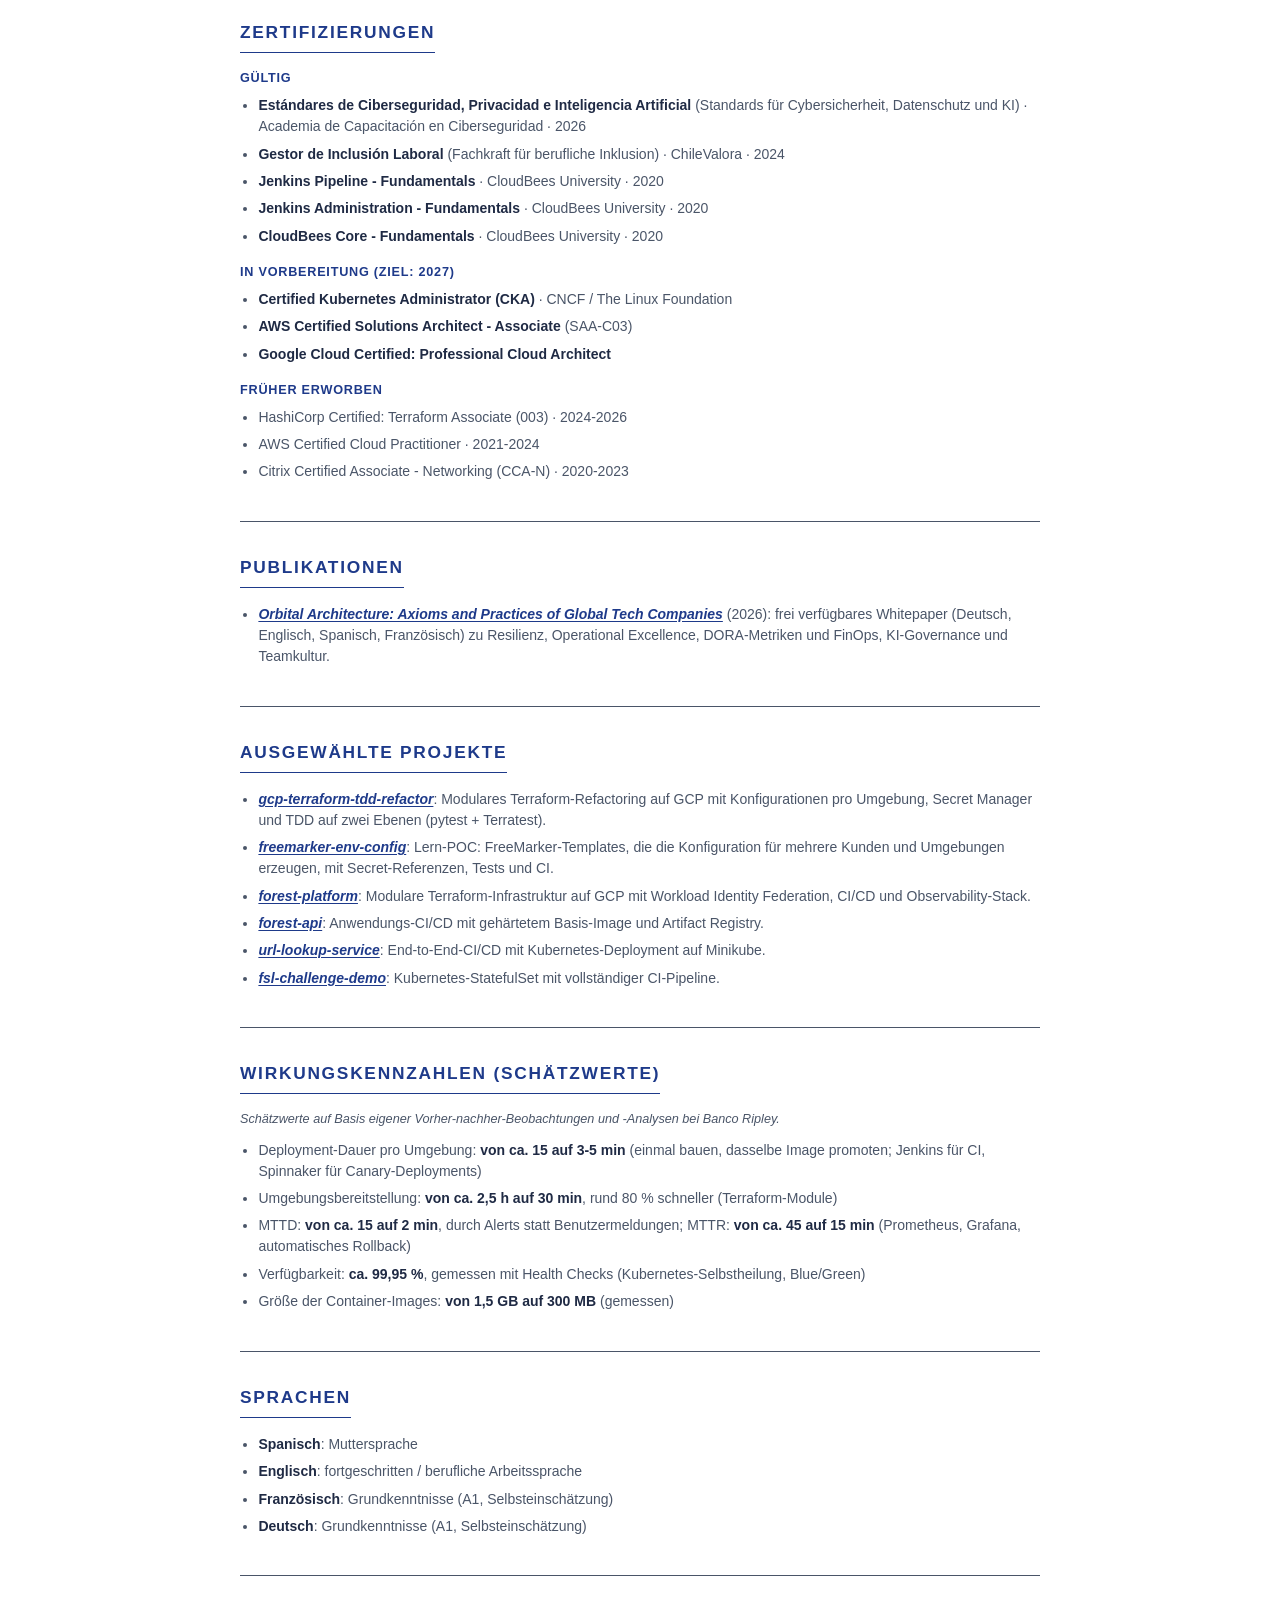
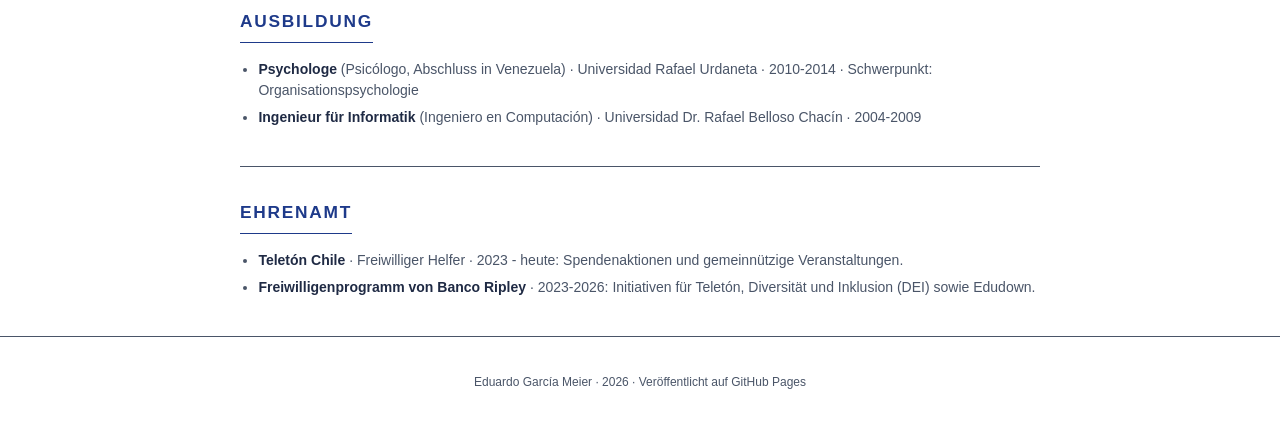
<file: de.html>
<!DOCTYPE html>
<html lang="de">
<head>
<meta charset="UTF-8">
<meta name="viewport" content="width=device-width, initial-scale=1.0">
<title>Eduardo García Meier - Cloud- und DevSecOps-Engineer</title>
<meta name="description" content="Cloud- und DevSecOps-Engineer mit über 10 Jahren Erfahrung in der IT-Infrastruktur, davon über 7 Jahre mit Cloud-Plattformen (AWS, GCP), CI/CD und Infrastrukturautomatisierung für Banken, Versicherungen und Unternehmenskunden.">
<meta name="author" content="Eduardo García Meier">
<meta property="og:title" content="Eduardo García Meier - Cloud- und DevSecOps-Engineer">
<meta property="og:description" content="Konzeption ausfallsicherer, selbstheilender Cloud-Plattformen auf AWS und GCP - mit Sicherheit ab dem ersten Commit.">
<meta property="og:type" content="profile">
<link rel="stylesheet" href="styles.css">
</head>
<body>

<header class="hero">
  <div class="container">
    <div class="hero-grid">
      <div class="hero-main">
        <h1>Eduardo García Meier</h1>
        <p class="role">Cloud- und DevSecOps-Engineer</p>
        <p class="tagline">Konzeption ausfallsicherer, selbstheilender Cloud-Plattformen auf AWS und GCP - mit Sicherheit ab dem ersten Commit.</p>
        <nav class="lang-switch">
          <a href="index.html">EN</a>
          <a href="es.html">ES</a>
          <a href="fr.html">FR</a>
          <a href="de.html" class="active">DE</a>
        </nav>
      </div>
      <ul class="contact">
        <li><span class="label">E-Mail</span><a href="mailto:meigec88@gmail.com">meigec88@gmail.com</a></li>
        <li><span class="label">LinkedIn</span><a href="https://www.linkedin.com/in/egmeier" target="_blank" rel="noopener">in/egmeier</a></li>
        <li><span class="label">GitHub</span><a href="https://github.com/meigec" target="_blank" rel="noopener">github.com/meigec</a></li>
        <li><span class="label">Medium</span><a href="https://medium.com/@meigec88" target="_blank" rel="noopener">medium.com/@meigec88</a></li>
        <li><span class="label">Standort</span><span>Santiago, Chile</span></li>
      </ul>
    </div>
  </div>
</header>

<main class="container">

  <section class="section">
    <h2>Profil</h2>
    <p class="summary">
      Cloud- und DevSecOps-Engineer mit über 10 Jahren Erfahrung in der IT-Infrastruktur, davon über 7 Jahre mit Cloud-Plattformen, CI/CD und Infrastrukturautomatisierung für Banken, Versicherungen und Unternehmenskunden - in SaaS- wie On-Premises-Umgebungen. Ich verankere Sicherheit durchgängig in jeder CI/CD-Pipeline und übernehme praxisnahe technische Führung: Plattformstandards, wiederverwendbare Terraform-Module und ein DORA-basiertes Reifegradmodell, das ich mitentwickelt und in allen Entwicklungsteams eingeführt habe - mit höherer Deployment-Frequenz und niedrigerer Change Failure Rate. Fundierte Erfahrung mit Kubernetes (GKE, EKS) und Multi-Tenant-Strategien: ein gemeinsamer Cluster, isoliert durch Namespaces, Node Pools, RBAC und NetworkPolicies zur Vermeidung von Noisy-Neighbor-Effekten, statt eines Clusters pro Team.
    </p>
    <p class="summary">
      <strong>Zuverlässigkeit muss für mich messbar sein:</strong> Bei Banco Ripley habe ich MTTD und MTTR mit Prometheus und Grafana gesenkt; heute treibe ich Vorschläge für RPO/RTO-Ziele und SLOs mit Error Budgets sowie Fast-Burn-/Slow-Burn-Alerting voran, um zu entscheiden, wann weiter deployt und wann ein Rollback durchgeführt wird. Autor des frei verfügbaren Whitepapers <em>Orbital Architecture</em> (2026) über messbares Platform Engineering, DORA-Metriken und FinOps. Studierter Psychologe mit Schwerpunkt Organisationspsychologie - ein Hintergrund, der prägt, wie ich Teamkultur, Blameless Postmortems und nachhaltige Rufbereitschaft gestalte.
    </p>
  </section>

  <section class="section">
    <h2>Kernkompetenzen</h2>
    <ul class="competencies">
      <li>Cloud-Architektur (AWS · GCP)</li>
      <li>Kubernetes und Container-Orchestrierung</li>
      <li>Infrastructure as Code (Terraform)</li>
      <li>CI/CD und Progressive Delivery</li>
      <li>Site Reliability Engineering</li>
      <li>DevSecOps und Zero Trust</li>
      <li>Observability und Monitoring</li>
      <li>FinOps und Kostenoptimierung</li>
    </ul>
  </section>

  <section class="section">
    <h2>Führungsprofil</h2>
    <dl class="skills">
      <dt>Technische Führung</dt>
      <dd>Definition von Plattformstandards und wiederverwendbaren Terraform-Modulen, die von mehreren Entwicklungsteams bei Banco Ripley übernommen wurden; Leitung der CI/CD-Standardisierung über Teams hinweg; Mitentwicklung des DORA-basierten Reifegradmodells und Einführung in allen Entwicklungsteams.</dd>
      <dt>Bereichsübergreifende Zusammenarbeit</dt>
      <dd>Zusammenarbeit mit Entwicklung, QA, IT-Sicherheit und Architektur, um DevSecOps-Praktiken in den Delivery-Prozess zu integrieren und die Deployment-Autonomie der Teams zu erhöhen. Abstimmung mit Stakeholdern, PMOs, Chief Product Ownern, Managern und stellvertretenden Abteilungsleitern, wobei Dokumentation und Ergebnisse an die jeweilige Zielgruppe - technisch oder nicht technisch - angepasst wurden.</dd>
      <dt>Mentoring und Personalentwicklung</dt>
      <dd>Peer-Mentoring für über 15 Engineers in den Unternehmen, in denen ich tätig war. Verantwortung für IT-Recruiting und Personalauswahl bei Seguros SURA, zuvor Tätigkeit als Recruiting-Analyst bei GENICA. Keine disziplinarische Führungsverantwortung.</dd>
    </dl>
  </section>

  <section class="section">
    <h2>Berufserfahrung</h2>

    <article class="job">
      <header class="job-header">
        <div>
          <h3>Zenta Group</h3>
          <p class="job-title">Cloud Engineer</p>
        </div>
        <span class="dates">08/2026 - heute</span>
      </header>
      <p class="job-note">Kürzlich eingestiegen; Mitarbeit an einer bestehenden Multi-Client-Plattform.</p>
      <ul>
        <li>Mitarbeit an Konzeption und Betrieb der GCP-Infrastruktur (VPCs, Load Balancer, IAM, GKE, Cloud SQL, Artifact Registry) mit modularer Infrastructure as Code (zunächst Terraform, inzwischen auf OpenTofu migriert), Workspaces pro Umgebung und Konfigurationsprüfungen vor dem Deployment.</li>
        <li>Infrastruktur-CI/CD mit GitLab CI und Provisionierung von GCP-Ressourcen über wiederverwendbare OpenTofu-Module.</li>
        <li>Mitarbeit an einer laufenden Initiative, die die OpenTofu-Provisionierung über YAML-Definitionen steuert - ein Schritt hin zu agentenbasierter Infrastrukturbereitstellung (Agentic Provisioning).</li>
        <li>Verwaltung von GKE-Clustern für Microservices mit hoher Verfügbarkeit durch Selbstheilung (Pod Probes, Node Auto-Repair, MIGs), Autoscaling sowie Blue/Green- oder Canary-Deployment-Strategien.</li>
        <li>Betrieb einer Multi-Tenant-GKE-Plattform für mehrere Unternehmenskunden; Isolation jedes Tenants über dedizierte Namespaces und Node Pools, RBAC, NetworkPolicies und ResourceQuotas zur Datentrennung und zur Vermeidung von Noisy-Neighbor-Effekten.</li>
        <li>Deployment und Wartung von Services auf GKE mit Helm und auf Cloud Run für Microservice- und Micro-Frontend-Architekturen, mit Istio (mTLS, Traffic Splitting für Canary-Releases) und NGINX Ingress.</li>
        <li>Arbeit mit Container-Images aus Multi-Stage-Dockerfiles auf Distroless-Basis-Images zur Reduzierung von Größe und Angriffsfläche.</li>
        <li>Definition eines Team-Standards mit sieben Kennzahlen für GCP-Stresstest-Berichte unter Anleitung meines Mentors: Traffic-Volumen (TPS/TPM), Backend-Latenz, Auslastung der CPU- und Arbeitsspeicher-Limits, Verteilung der HTTP-Statuscodes (2xx, 4xx, 5xx), Container-Neustarts sowie Workload-Logs (Metrics Explorer, Logs Explorer); Anwendung bei der Auswertung von Lasttests eines Kunden aus der Finanzdienstleistungsbranche einschließlich Ergebnissen und Empfehlungen.</li>
        <li>Überwachung von Services mit Datadog (betrieben vom Monitoring-Team) und Google Cloud Monitoring.</li>
        <li>Umsetzung von DevSecOps-Kontrollen (Workload Identity, NetworkPolicies, Pod Security Standards) und Right-Sizing-Empfehlungen für GKE und Cloud SQL im Rahmen von FinOps-Reviews.</li>
        <li>Als Terraform-Spezialist des Teams Vorschlag von Lifecycle-Regeln (prevent_destroy, create_before_destroy, ignore_changes) sowie Pre- und Postcondition-Validierungen ergänzend zur modularen Strategie; die Umsetzung ist geplant.</li>
        <li><strong>Vorschlag einer Roadmap für Zuverlässigkeit und Delivery auf Basis meines Whitepapers <em>Orbital Architecture</em>, Freigabe ausstehend:</strong> DORA-Metriken zur Messung der Delivery-Performance; Disaster-Recovery-Ziele (RPO/RTO), validiert durch Game Days; SLIs, SLOs und SLAs mit Error Budgets und Fast-Burn-/Slow-Burn-Alerting; Monitoring der vier Golden Signals (Latenz, Traffic, Fehler, Sättigung); HPA-Behavior-Policies und anfragebasiertes Autoscaling statt reiner CPU-Metriken; sowie Test-Driven Development (TDD) mit einer automatisierten Teststufe in den Anwendungs-CI/CD-Pipelines und Terratest für Terraform-Module.</li>
      </ul>
    </article>

    <article class="job">
      <header class="job-header">
        <div>
          <h3>Banco Ripley</h3>
          <p class="job-title">DevOps Engineer</p>
        </div>
        <span class="dates">07/2021 - 04/2026</span>
      </header>
      <ul>
        <li>Konzeption und Betrieb von GKE- und EKS-Clustern in Produktions- und Nicht-Produktionsumgebungen für <strong>über 5.000 tägliche Nutzer</strong> mit hoher Verfügbarkeit (<strong>ca. 99,95&nbsp;%</strong>).</li>
        <li>Einführung von Infrastructure as Code mit Terraform und Terragrunt auf AWS und GCP in modularer Struktur mit State-Dateien pro Umgebung zur Begrenzung des Blast Radius; Aufbau einer Bibliothek wiederverwendbarer Module, die von mehreren Entwicklungsteams übernommen wurde, und Verkürzung der Umgebungsbereitstellung von <strong>ca. 2,5&nbsp;h auf 30&nbsp;min</strong>.</li>
        <li>Aufbau vorlagenbasierter, deklarativer Jenkins-Pipelines (Jenkinsfile, parametrisierte Jobs) in Kombination mit Spinnaker für Canary- und Blue/Green-Deployments mit automatischem Rollback. Da jedes Image nur einmal gebaut und dasselbe Image durch alle Umgebungen promotet wurde, sank die Deployment-Dauer pro Umgebung von <strong>ca. 15 auf 3-5&nbsp;min</strong>.</li>
        <li>Durchgängige Integration von Sicherheit in die Delivery-Pipeline: SAST mit SonarQube (SonarCloud) und Fortify, Scans von Container-Images mit Trivy und Docker Scout sowie Secrets-Management mit Jenkins Credentials, AWS Secrets Manager und GCP Secret Manager.</li>
        <li>Einführung von GitOps und Gitflow auf Bitbucket mit Branch-Promotion (von development über release nach master), damit stets der richtige Code in der richtigen Umgebung landet.</li>
        <li>Verwaltung des Istio Service Mesh und des Istio Ingress Gateway auf EKS für North-South- und East-West-Traffic, Netzwerkrichtlinien und Observability geschäftskritischer Microservices.</li>
        <li>Betrieb von Stateless- und Stateful-Workloads auf Kubernetes mit Deployments und StatefulSets (PersistentVolumes, Headless Services).</li>
        <li>Verkleinerung von Docker-Images von <strong>1,5&nbsp;GB auf 300&nbsp;MB</strong> durch gehärtete Alpine-Basis-Images und eine hybride Build-Strategie: Jenkins kompilierte die Artefakte einmalig, ein Single-Stage-Dockerfile kopierte sie ins Image (Multi-Stage nur bei Bedarf) - ohne doppelten Build und mit ca. 40&nbsp;% kürzerer Build-Zeit.</li>
        <li>Aufbau von Observability mit Prometheus und Grafana, ergänzt durch Dynatrace (betrieben vom Monitoring-Team); zusammen mit automatischen Rollbacks und Distributed Tracing Senkung der MTTD von <strong>ca. 15 auf 2&nbsp;min</strong> und der MTTR von <strong>45 auf 15&nbsp;min</strong>.</li>
        <li>Mitentwicklung des DORA-basierten Reifegradmodells gemeinsam mit einem Mentor und Einführung in allen Entwicklungsteams - mit höherer Deployment-Frequenz und niedrigerer Change Failure Rate.</li>
      </ul>
    </article>

    <article class="job">
      <header class="job-header">
        <div>
          <h3>Valor Unico</h3>
          <p class="job-title">DevOps Analyst</p>
        </div>
        <span class="dates">08/2020 - 07/2021</span>
      </header>
      <ul>
        <li>Betreuung der CI/CD für Pre-Production-Deployments mit Jenkins, CloudBees CD, Bitbucket und Git.</li>
        <li>Support der Middleware Oracle WebLogic Server 10.3 und Oracle Service Bus 11g.</li>
        <li>Fehleranalyse auf Unix-Systemen unter HP-UX B.11.31.</li>
        <li>Unterstützung des Betriebs von HPE-NonStop-Systemen (Tandem) über OutsideView.</li>
        <li>Dokumentation und Koordination der Arbeit in Confluence, Jira und Miro.</li>
      </ul>
    </article>

    <article class="job">
      <header class="job-header">
        <div>
          <h3>Seguros SURA</h3>
          <p class="job-title">Systemadministrator / IT-Projektleiter</p>
        </div>
        <span class="dates">07/2018 - 08/2020</span>
      </header>
      <ul>
        <li>Administration hybrider Infrastruktur aus On-Premises (AIX, VMware) und AWS: IIS-Webserver, Citrix NetScaler (Policies, Load Balancing, SSL, Content Switching) sowie Oracle Service Bus 12c mit Monitoring von WebLogic 12c.</li>
        <li>Leitung technischer Verfügbarkeitsreviews, technischer Machbarkeitsprüfungen und der Kapazitätsplanung; Support von Check-Point-Firewalls und SSL/TLS-Konfigurationen zur Einhaltung von Sicherheitsvorgaben.</li>
        <li>Administration von über 50 Linux-Produktionsservern (Oracle Linux 7.5, CentOS 7) mit einer Verfügbarkeit von <strong>ca. 99,9&nbsp;%</strong> sowie Betreuung von über 200 virtuellen Maschinen unter VMware vSphere 6.5.</li>
        <li>Anwendungsmonitoring mit New Relic.</li>
        <li>Koordination von IT-Projekten und Leitung der Personalauswahl für IT-Bewerber einschließlich Auswahltests.</li>
      </ul>
    </article>

    <article class="job">
      <header class="job-header">
        <div>
          <h3>SENTRA Software House</h3>
          <p class="job-title">Middleware-Operator</p>
        </div>
        <span class="dates">02/2016 - 07/2018</span>
      </header>
      <ul>
        <li>Verwaltung der Versionskontrolle (CA Harvest SCM) für Bankkunden inklusive Branch- und Release-Management für mehrere Teams.</li>
        <li>Betreuung von Oracle WebLogic Server in Pre-Production-Umgebungen und Deployment von OSB-Services in SOA-Umgebungen.</li>
        <li>Support von IBM FileNet sowie Kompilierung und Deployment von Anwendungen unter Unix, einschließlich Angular-Frontends.</li>
        <li>Infrastruktur-Monitoring mit Nagios.</li>
      </ul>
    </article>

  </section>

  <section class="section">
    <h2>Frühere Tätigkeiten</h2>
    <ul class="earlier">
      <li><strong>SIPCOM</strong> · Project Engineer · Chile · 08-10/2015: Einrichtung von Arbeitsplatzrechnern, Grundlagen von Active Directory und Exchange, TCP/IP-Fehleranalyse.</li>
      <li><strong>GENICA</strong> · Recruiting-Analyst · Venezuela · 2014-2015: psychometrische Tests, Bewerbungsgespräche und Vertragserstellung.</li>
      <li><strong>DRAGASUR</strong> · IT-Helpdesk-Techniker · Venezuela · 2009: PC-Reparatur, Windows-Installation und Anwendersupport.</li>
    </ul>
  </section>

  <section class="section">
    <h2>Technische Kenntnisse</h2>
    <dl class="skills">
      <dt>Cloud-Plattformen</dt>
      <dd>AWS (EC2, EKS, ECS Fargate, RDS, S3, IAM, VPC, ALB/NLB); GCP (GKE, Cloud Run, Compute Engine, App Engine, Cloud SQL, Artifact Registry, IAM)</dd>
      <dt>Container</dt>
      <dd>Kubernetes (GKE, EKS), Docker, Helm, Istio, NGINX Ingress, Minikube</dd>
      <dt>Infrastructure as Code</dt>
      <dd>Terraform, OpenTofu, Terragrunt, Ansible (Proofs of Concept), Terratest (Proofs of Concept)</dd>
      <dt>CI/CD und GitOps</dt>
      <dd>Jenkins (deklarative Pipelines, Jenkinsfile, parametrisierte Jobs), CloudBees CD, Spinnaker, GitLab CI, GitHub Actions (private Projekte), Argo CD, Bitbucket, Gitflow</dd>
      <dt>DevSecOps</dt>
      <dd>SAST (SonarQube/SonarCloud, Fortify), Container-Scans (Trivy, Docker Scout), Secrets-Management (Jenkins Credentials, AWS Secrets Manager, GCP Secret Manager), Workload Identity, NetworkPolicies, Pod Security Standards, mTLS (Istio)</dd>
      <dt>Observability</dt>
      <dd>Prometheus, Grafana, Google Cloud Monitoring (Metrics Explorer, Logs Explorer), CloudWatch, X-Ray, Cloud Trace, New Relic; Anwender von Datadog und Dynatrace</dd>
      <dt>Middleware und Unternehmenssysteme</dt>
      <dd>Oracle WebLogic Server, Oracle Service Bus, IIS, Citrix NetScaler, HPE NonStop (Tandem), CA Harvest SCM</dd>
      <dt>Zusammenarbeit</dt>
      <dd>Jira, Confluence, Miro, Slack</dd>
      <dt>Skriptsprachen und Formate</dt>
      <dd>Bash, Python, YAML, JSON</dd>
      <dt>Betriebssysteme</dt>
      <dd>Linux (Oracle Linux, CentOS, Ubuntu, Alpine), AIX, HP-UX</dd>
    </dl>
  </section>

  <section class="section">
    <h2>Zertifizierungen</h2>
    <h3 class="subhead">Gültig</h3>
    <ul class="certs">
      <li><strong>Estándares de Ciberseguridad, Privacidad e Inteligencia Artificial</strong> (Standards für Cybersicherheit, Datenschutz und KI) · Academia de Capacitación en Ciberseguridad · 2026</li>
      <li><strong>Gestor de Inclusión Laboral</strong> (Fachkraft für berufliche Inklusion) · ChileValora · 2024</li>
      <li><strong>Jenkins Pipeline - Fundamentals</strong> · CloudBees University · 2020</li>
      <li><strong>Jenkins Administration - Fundamentals</strong> · CloudBees University · 2020</li>
      <li><strong>CloudBees Core - Fundamentals</strong> · CloudBees University · 2020</li>
    </ul>
    <h3 class="subhead">In Vorbereitung (Ziel: 2027)</h3>
    <ul class="certs">
      <li><strong>Certified Kubernetes Administrator (CKA)</strong> · CNCF / The Linux Foundation</li>
      <li><strong>AWS Certified Solutions Architect - Associate</strong> (SAA-C03)</li>
      <li><strong>Google Cloud Certified: Professional Cloud Architect</strong></li>
    </ul>
    <h3 class="subhead">Früher erworben</h3>
    <ul class="certs">
      <li>HashiCorp Certified: Terraform Associate (003) · 2024-2026</li>
      <li>AWS Certified Cloud Practitioner · 2021-2024</li>
      <li>Citrix Certified Associate - Networking (CCA-N) · 2020-2023</li>
    </ul>
  </section>

  <section class="section">
    <h2>Publikationen</h2>
    <ul class="projects">
      <li><a href="https://github.com/meigec/orbital-architecture" target="_blank" rel="noopener"><em>Orbital Architecture: Axioms and Practices of Global Tech Companies</em></a> (2026): frei verfügbares Whitepaper (Deutsch, Englisch, Spanisch, Französisch) zu Resilienz, Operational Excellence, DORA-Metriken und FinOps, KI-Governance und Teamkultur.</li>
    </ul>
  </section>

  <section class="section">
    <h2>Ausgewählte Projekte</h2>
    <ul class="projects">
      <li><a href="https://github.com/meigec/gcp-terraform-tdd-refactor" target="_blank" rel="noopener">gcp-terraform-tdd-refactor</a>: Modulares Terraform-Refactoring auf GCP mit Konfigurationen pro Umgebung, Secret Manager und TDD auf zwei Ebenen (pytest + Terratest).</li>
      <li><a href="https://github.com/meigec/freemarker-env-config" target="_blank" rel="noopener">freemarker-env-config</a>: Lern-POC: FreeMarker-Templates, die die Konfiguration für mehrere Kunden und Umgebungen erzeugen, mit Secret-Referenzen, Tests und CI.</li>
      <li><a href="https://github.com/meigec/forest-platform" target="_blank" rel="noopener">forest-platform</a>: Modulare Terraform-Infrastruktur auf GCP mit Workload Identity Federation, CI/CD und Observability-Stack.</li>
      <li><a href="https://github.com/meigec/forest-api" target="_blank" rel="noopener">forest-api</a>: Anwendungs-CI/CD mit gehärtetem Basis-Image und Artifact Registry.</li>
      <li><a href="https://github.com/meigec/url-lookup-service" target="_blank" rel="noopener">url-lookup-service</a>: End-to-End-CI/CD mit Kubernetes-Deployment auf Minikube.</li>
      <li><a href="https://github.com/meigec/fsl-challenge-demo" target="_blank" rel="noopener">fsl-challenge-demo</a>: Kubernetes-StatefulSet mit vollständiger CI-Pipeline.</li>
    </ul>
  </section>

  <section class="section">
    <h2>Wirkungskennzahlen (Schätzwerte)</h2>
    <p class="section-note">Schätzwerte auf Basis eigener Vorher-nachher-Beobachtungen und -Analysen bei Banco Ripley.</p>
    <ul class="metrics">
      <li>Deployment-Dauer pro Umgebung: <strong>von ca. 15 auf 3-5&nbsp;min</strong> (einmal bauen, dasselbe Image promoten; Jenkins für CI, Spinnaker für Canary-Deployments)</li>
      <li>Umgebungsbereitstellung: <strong>von ca. 2,5&nbsp;h auf 30&nbsp;min</strong>, rund 80&nbsp;% schneller (Terraform-Module)</li>
      <li>MTTD: <strong>von ca. 15 auf 2&nbsp;min</strong>, durch Alerts statt Benutzermeldungen; MTTR: <strong>von ca. 45 auf 15&nbsp;min</strong> (Prometheus, Grafana, automatisches Rollback)</li>
      <li>Verfügbarkeit: <strong>ca. 99,95&nbsp;%</strong>, gemessen mit Health Checks (Kubernetes-Selbstheilung, Blue/Green)</li>
      <li>Größe der Container-Images: <strong>von 1,5&nbsp;GB auf 300&nbsp;MB</strong> (gemessen)</li>
    </ul>
  </section>

  <section class="section">
    <h2>Sprachen</h2>
    <ul class="languages">
      <li><strong>Spanisch</strong>: Muttersprache</li>
      <li><strong>Englisch</strong>: fortgeschritten / berufliche Arbeitssprache</li>
      <li><strong>Französisch</strong>: Grundkenntnisse (A1, Selbsteinschätzung)</li>
      <li><strong>Deutsch</strong>: Grundkenntnisse (A1, Selbsteinschätzung)</li>
    </ul>
  </section>

  <section class="section">
    <h2>Ausbildung</h2>
    <ul class="edu-list">
      <li><strong>Psychologe</strong> (Psicólogo, Abschluss in Venezuela) · Universidad Rafael Urdaneta · 2010-2014 · Schwerpunkt: Organisationspsychologie</li>
      <li><strong>Ingenieur für Informatik</strong> (Ingeniero en Computación) · Universidad Dr. Rafael Belloso Chacín · 2004-2009</li>
    </ul>
  </section>

  <section class="section">
    <h2>Ehrenamt</h2>
    <ul class="volunteer">
      <li><strong>Teletón Chile</strong> · Freiwilliger Helfer · 2023 - heute: Spendenaktionen und gemeinnützige Veranstaltungen.</li>
      <li><strong>Freiwilligenprogramm von Banco Ripley</strong> · 2023-2026: Initiativen für Teletón, Diversität und Inklusion (DEI) sowie Edudown.</li>
    </ul>
  </section>

</main>

<footer class="footer">
  <div class="container">
    <p>Eduardo García Meier · <span id="year"></span> · Veröffentlicht auf GitHub Pages</p>
  </div>
</footer>

<script>
  document.getElementById('year').textContent = new Date().getFullYear();
</script>

</body>
</html>
</file>
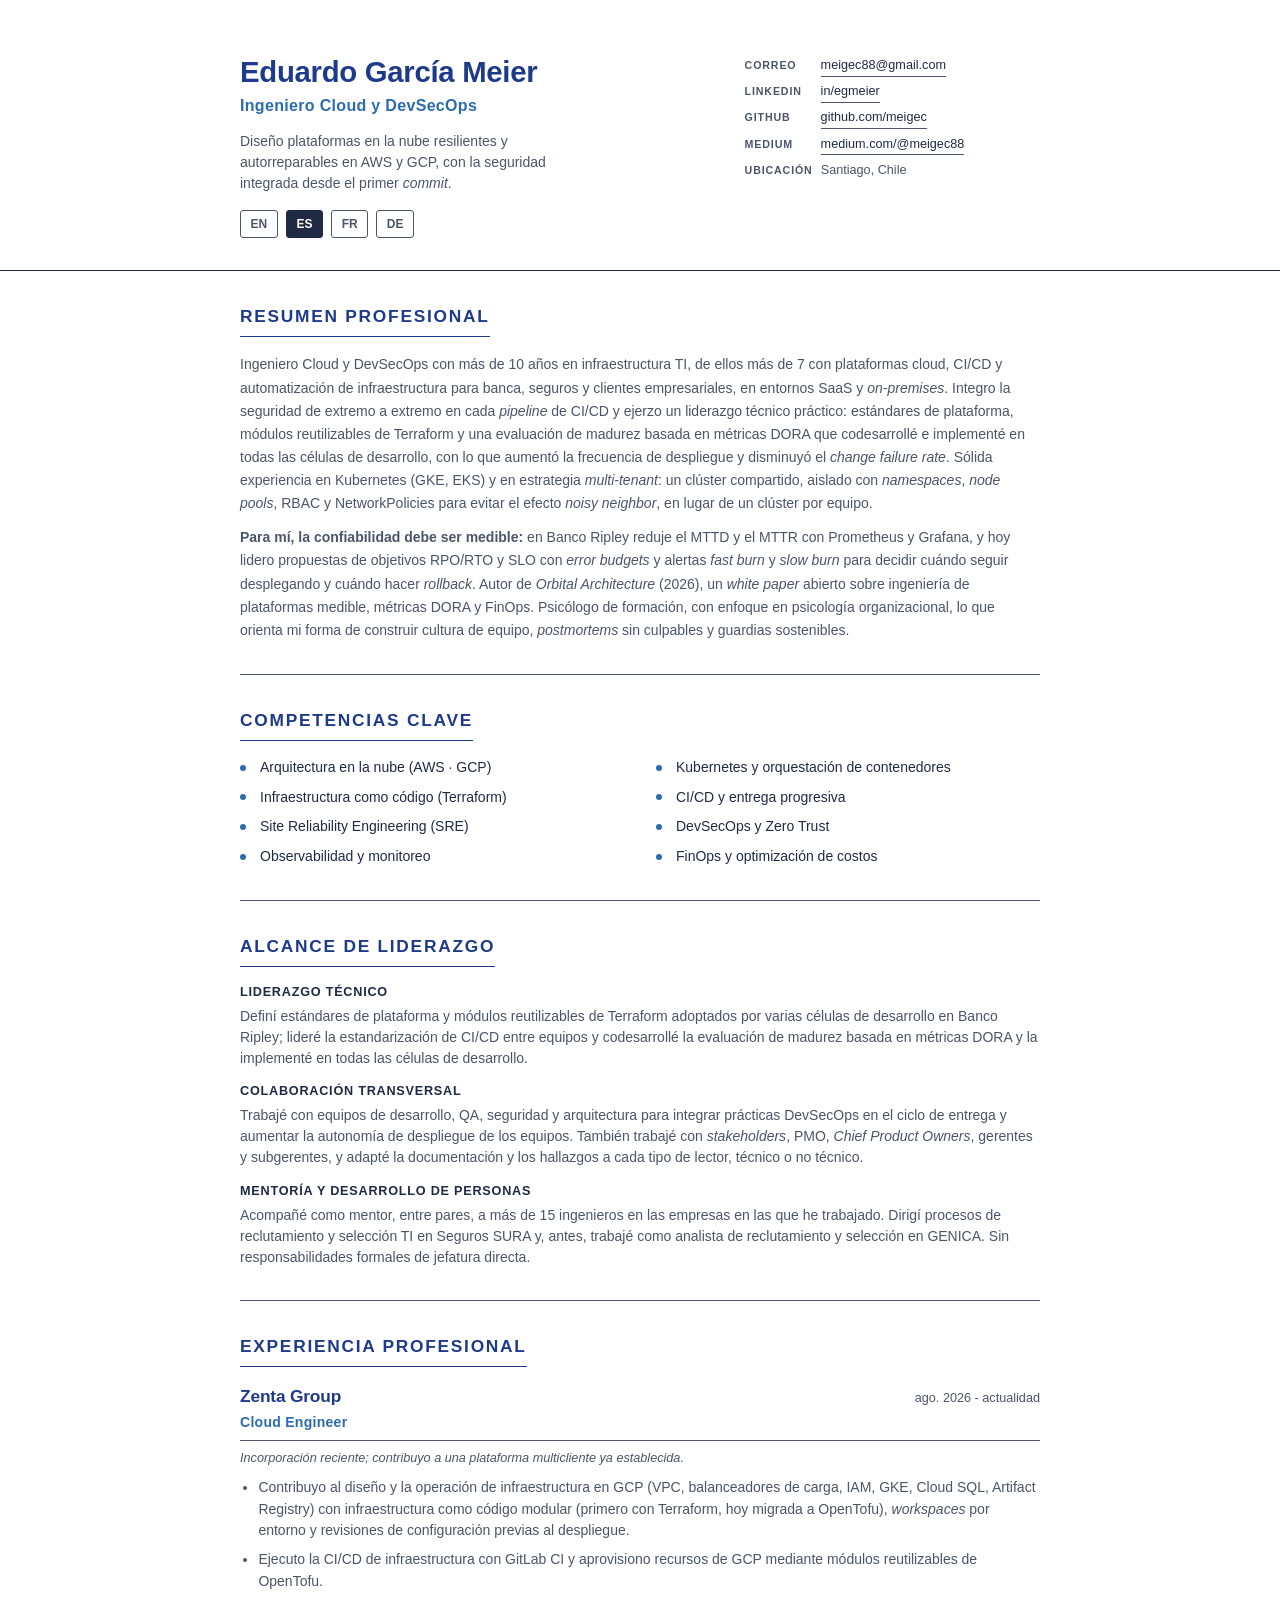
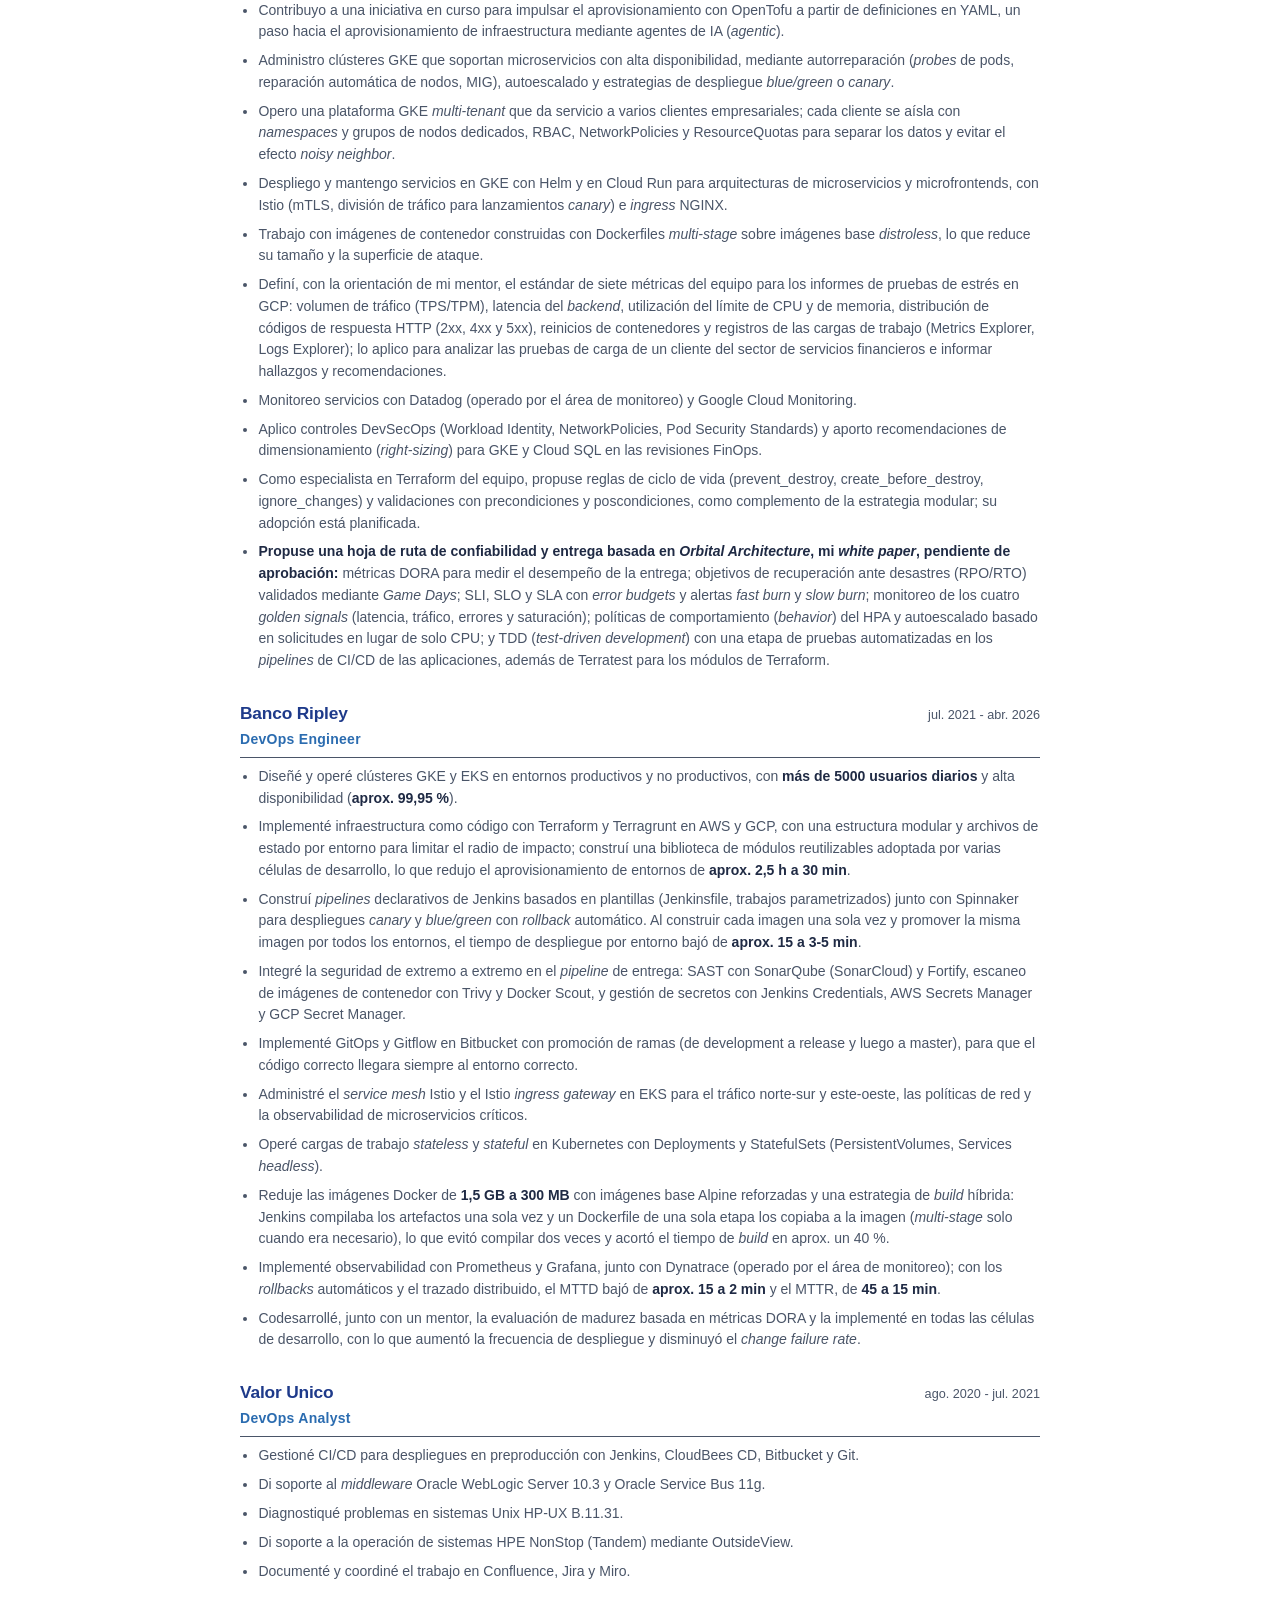
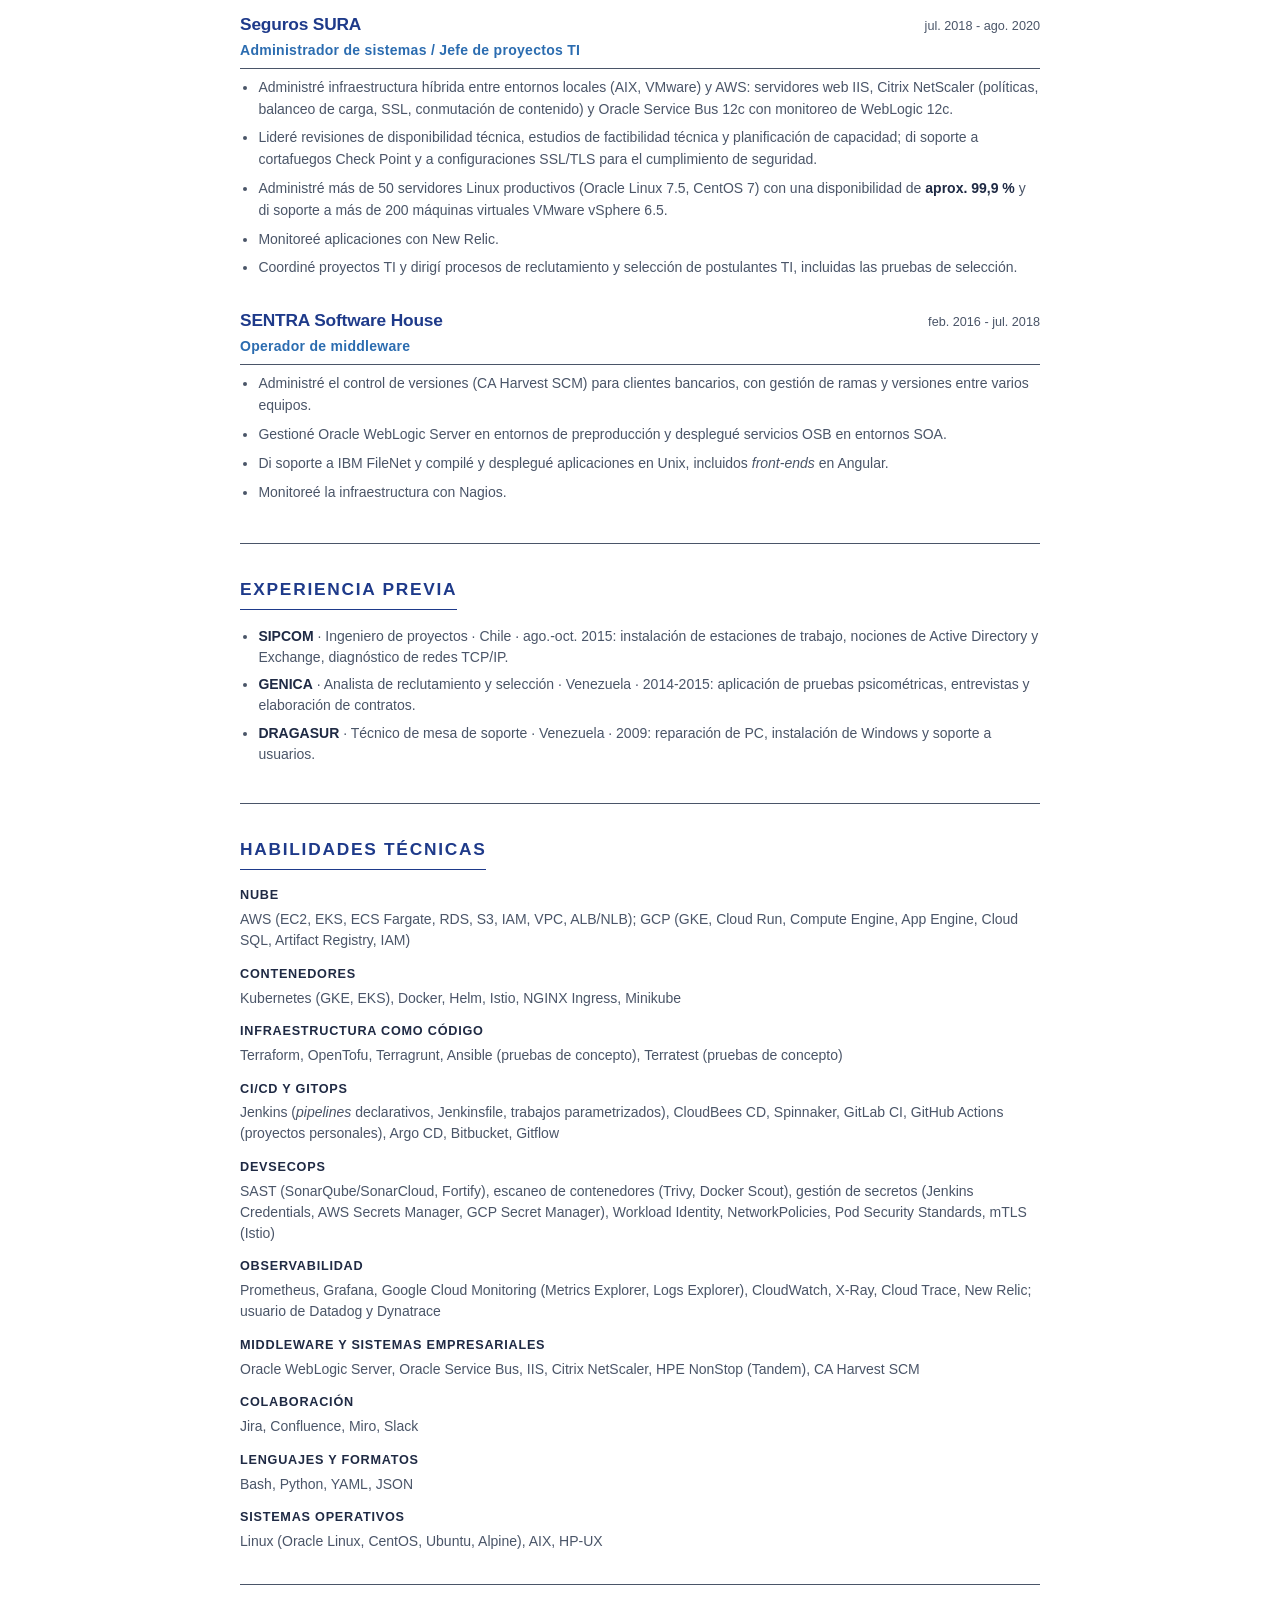
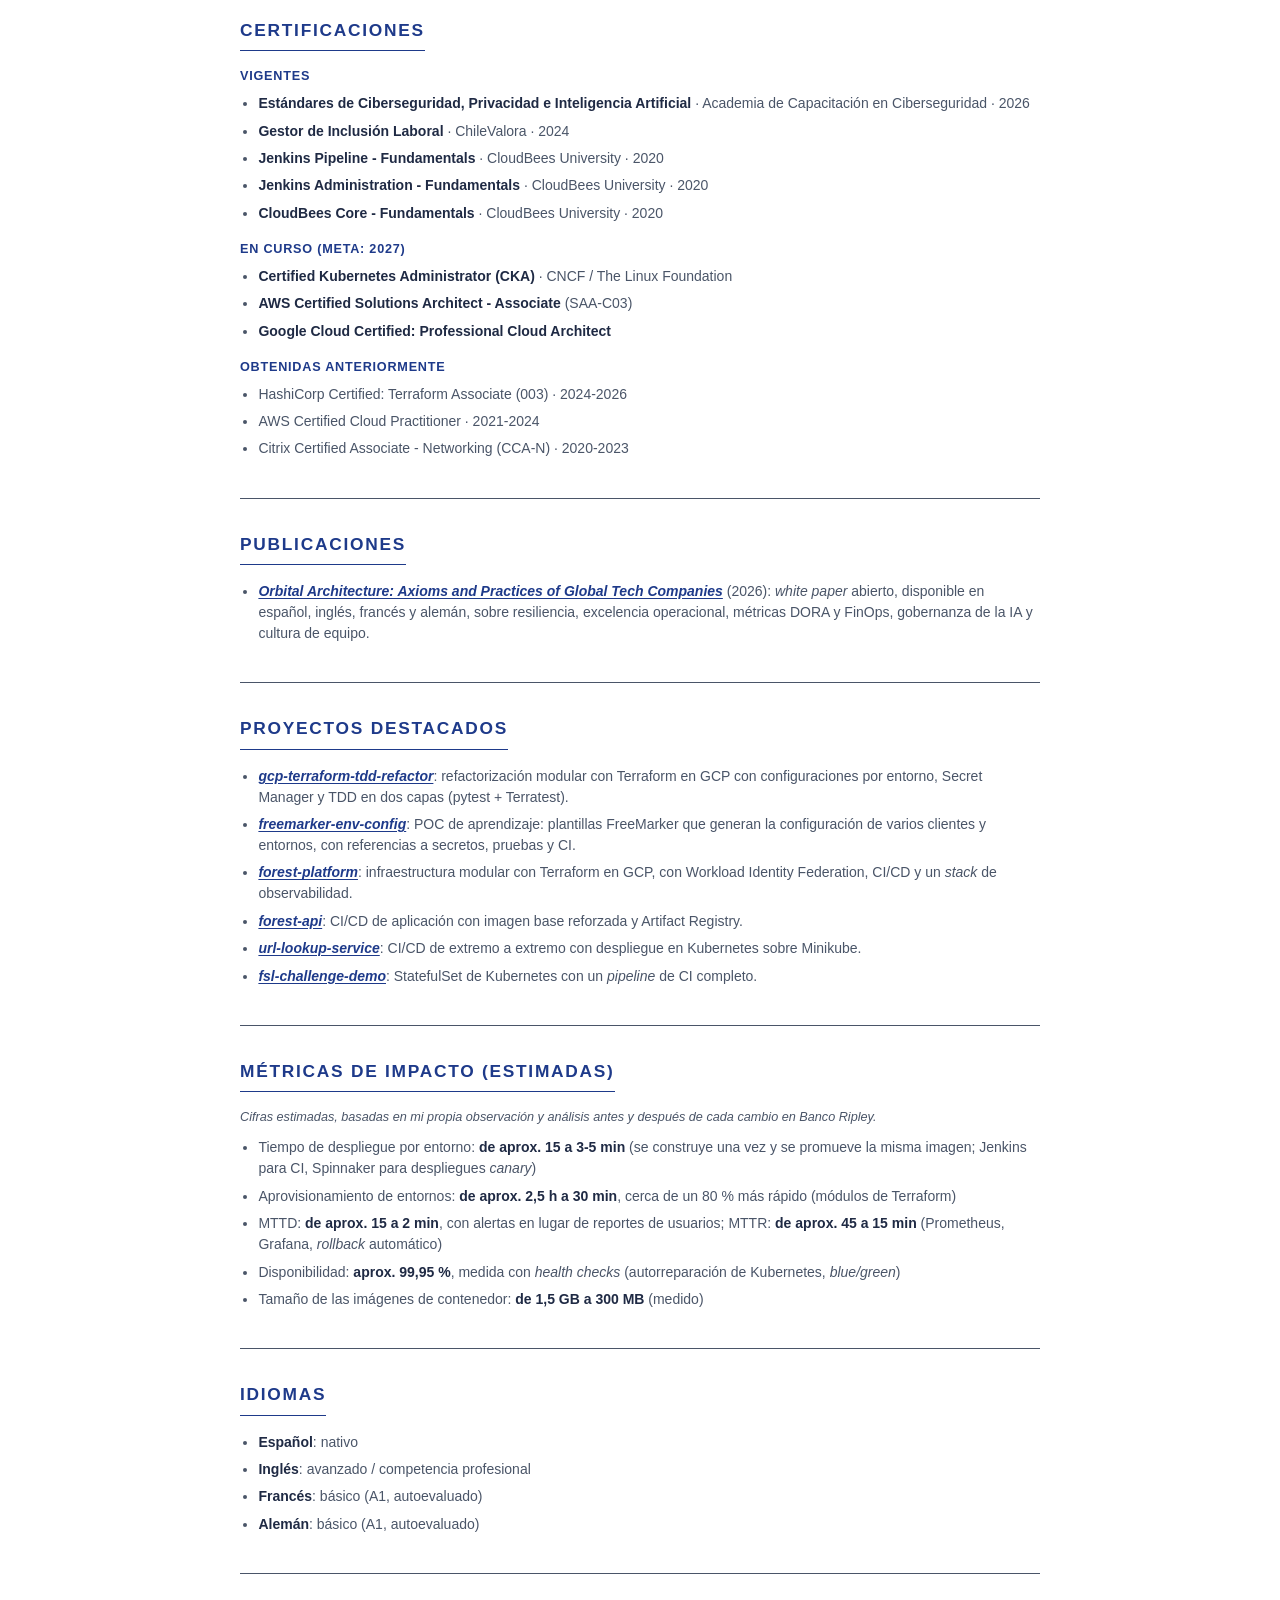
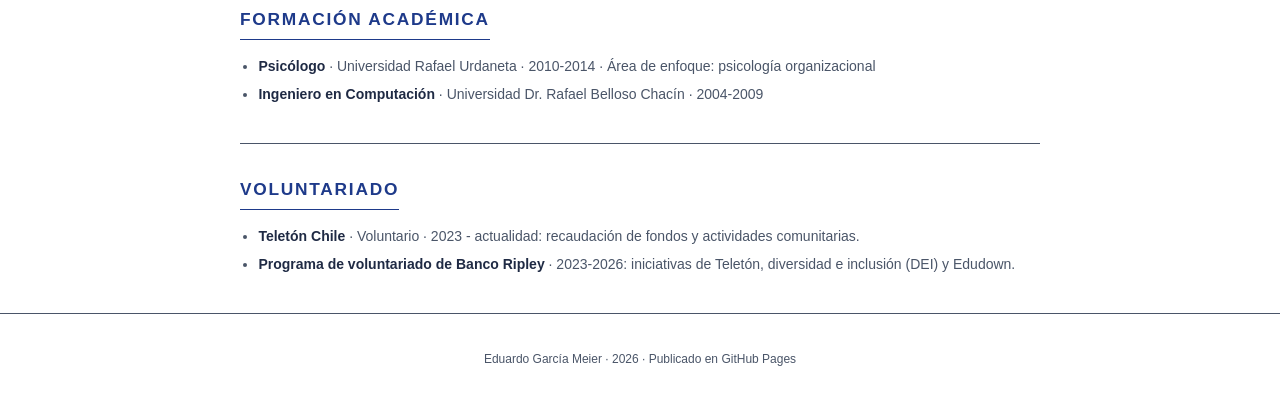
<file: es.html>
<!DOCTYPE html>
<html lang="es">
<head>
<meta charset="UTF-8">
<meta name="viewport" content="width=device-width, initial-scale=1.0">
<title>Eduardo García Meier - Ingeniero Cloud y DevSecOps</title>
<meta name="description" content="Ingeniero Cloud y DevSecOps con más de 10 años en infraestructura TI, de ellos más de 7 con plataformas en la nube (AWS, GCP), CI/CD y automatización de infraestructura para banca, seguros y clientes empresariales.">
<meta name="author" content="Eduardo García Meier">
<meta property="og:title" content="Eduardo García Meier - Ingeniero Cloud y DevSecOps">
<meta property="og:description" content="Diseño plataformas en la nube resilientes y autorreparables en AWS y GCP, con la seguridad integrada desde el primer commit.">
<meta property="og:type" content="profile">
<link rel="stylesheet" href="styles.css">
</head>
<body>

<header class="hero">
  <div class="container">
    <div class="hero-grid">
      <div class="hero-main">
        <h1>Eduardo García Meier</h1>
        <p class="role">Ingeniero Cloud y DevSecOps</p>
        <p class="tagline">Diseño plataformas en la nube resilientes y autorreparables en AWS y GCP, con la seguridad integrada desde el primer <em>commit</em>.</p>
        <nav class="lang-switch">
          <a href="index.html">EN</a>
          <a href="es.html" class="active">ES</a>
          <a href="fr.html">FR</a>
          <a href="de.html">DE</a>
        </nav>
      </div>
      <ul class="contact">
        <li><span class="label">Correo</span><a href="mailto:meigec88@gmail.com">meigec88@gmail.com</a></li>
        <li><span class="label">LinkedIn</span><a href="https://www.linkedin.com/in/egmeier" target="_blank" rel="noopener">in/egmeier</a></li>
        <li><span class="label">GitHub</span><a href="https://github.com/meigec" target="_blank" rel="noopener">github.com/meigec</a></li>
        <li><span class="label">Medium</span><a href="https://medium.com/@meigec88" target="_blank" rel="noopener">medium.com/@meigec88</a></li>
        <li><span class="label">Ubicación</span><span>Santiago, Chile</span></li>
      </ul>
    </div>
  </div>
</header>

<main class="container">

  <section class="section">
    <h2>Resumen profesional</h2>
    <p class="summary">
      Ingeniero Cloud y DevSecOps con más de 10 años en infraestructura TI, de ellos más de 7 con plataformas cloud, CI/CD y automatización de infraestructura para banca, seguros y clientes empresariales, en entornos SaaS y <em>on-premises</em>. Integro la seguridad de extremo a extremo en cada <em>pipeline</em> de CI/CD y ejerzo un liderazgo técnico práctico: estándares de plataforma, módulos reutilizables de Terraform y una evaluación de madurez basada en métricas DORA que codesarrollé e implementé en todas las células de desarrollo, con lo que aumentó la frecuencia de despliegue y disminuyó el <em>change failure rate</em>. Sólida experiencia en Kubernetes (GKE, EKS) y en estrategia <em>multi-tenant</em>: un clúster compartido, aislado con <em>namespaces</em>, <em>node pools</em>, RBAC y NetworkPolicies para evitar el efecto <em>noisy neighbor</em>, en lugar de un clúster por equipo.
    </p>
    <p class="summary">
      <strong>Para mí, la confiabilidad debe ser medible:</strong> en Banco Ripley reduje el MTTD y el MTTR con Prometheus y Grafana, y hoy lidero propuestas de objetivos RPO/RTO y SLO con <em>error budgets</em> y alertas <em>fast burn</em> y <em>slow burn</em> para decidir cuándo seguir desplegando y cuándo hacer <em>rollback</em>. Autor de <em>Orbital Architecture</em> (2026), un <em>white paper</em> abierto sobre ingeniería de plataformas medible, métricas DORA y FinOps. Psicólogo de formación, con enfoque en psicología organizacional, lo que orienta mi forma de construir cultura de equipo, <em>postmortems</em> sin culpables y guardias sostenibles.
    </p>
  </section>

  <section class="section">
    <h2>Competencias clave</h2>
    <ul class="competencies">
      <li>Arquitectura en la nube (AWS · GCP)</li>
      <li>Kubernetes y orquestación de contenedores</li>
      <li>Infraestructura como código (Terraform)</li>
      <li>CI/CD y entrega progresiva</li>
      <li>Site Reliability Engineering (SRE)</li>
      <li>DevSecOps y Zero Trust</li>
      <li>Observabilidad y monitoreo</li>
      <li>FinOps y optimización de costos</li>
    </ul>
  </section>

  <section class="section">
    <h2>Alcance de liderazgo</h2>
    <dl class="skills">
      <dt>Liderazgo técnico</dt>
      <dd>Definí estándares de plataforma y módulos reutilizables de Terraform adoptados por varias células de desarrollo en Banco Ripley; lideré la estandarización de CI/CD entre equipos y codesarrollé la evaluación de madurez basada en métricas DORA y la implementé en todas las células de desarrollo.</dd>
      <dt>Colaboración transversal</dt>
      <dd>Trabajé con equipos de desarrollo, QA, seguridad y arquitectura para integrar prácticas DevSecOps en el ciclo de entrega y aumentar la autonomía de despliegue de los equipos. También trabajé con <em>stakeholders</em>, PMO, <em>Chief Product Owners</em>, gerentes y subgerentes, y adapté la documentación y los hallazgos a cada tipo de lector, técnico o no técnico.</dd>
      <dt>Mentoría y desarrollo de personas</dt>
      <dd>Acompañé como mentor, entre pares, a más de 15 ingenieros en las empresas en las que he trabajado. Dirigí procesos de reclutamiento y selección TI en Seguros SURA y, antes, trabajé como analista de reclutamiento y selección en GENICA. Sin responsabilidades formales de jefatura directa.</dd>
    </dl>
  </section>

  <section class="section">
    <h2>Experiencia profesional</h2>

    <article class="job">
      <header class="job-header">
        <div>
          <h3>Zenta Group</h3>
          <p class="job-title">Cloud Engineer</p>
        </div>
        <span class="dates">ago. 2026 - actualidad</span>
      </header>
      <p class="job-note">Incorporación reciente; contribuyo a una plataforma multicliente ya establecida.</p>
      <ul>
        <li>Contribuyo al diseño y la operación de infraestructura en GCP (VPC, balanceadores de carga, IAM, GKE, Cloud SQL, Artifact Registry) con infraestructura como código modular (primero con Terraform, hoy migrada a OpenTofu), <em>workspaces</em> por entorno y revisiones de configuración previas al despliegue.</li>
        <li>Ejecuto la CI/CD de infraestructura con GitLab CI y aprovisiono recursos de GCP mediante módulos reutilizables de OpenTofu.</li>
        <li>Contribuyo a una iniciativa en curso para impulsar el aprovisionamiento con OpenTofu a partir de definiciones en YAML, un paso hacia el aprovisionamiento de infraestructura mediante agentes de IA (<em>agentic</em>).</li>
        <li>Administro clústeres GKE que soportan microservicios con alta disponibilidad, mediante autorreparación (<em>probes</em> de pods, reparación automática de nodos, MIG), autoescalado y estrategias de despliegue <em>blue/green</em> o <em>canary</em>.</li>
        <li>Opero una plataforma GKE <em>multi-tenant</em> que da servicio a varios clientes empresariales; cada cliente se aísla con <em>namespaces</em> y grupos de nodos dedicados, RBAC, NetworkPolicies y ResourceQuotas para separar los datos y evitar el efecto <em>noisy neighbor</em>.</li>
        <li>Despliego y mantengo servicios en GKE con Helm y en Cloud Run para arquitecturas de microservicios y microfrontends, con Istio (mTLS, división de tráfico para lanzamientos <em>canary</em>) e <em>ingress</em> NGINX.</li>
        <li>Trabajo con imágenes de contenedor construidas con Dockerfiles <em>multi-stage</em> sobre imágenes base <em>distroless</em>, lo que reduce su tamaño y la superficie de ataque.</li>
        <li>Definí, con la orientación de mi mentor, el estándar de siete métricas del equipo para los informes de pruebas de estrés en GCP: volumen de tráfico (TPS/TPM), latencia del <em>backend</em>, utilización del límite de CPU y de memoria, distribución de códigos de respuesta HTTP (2xx, 4xx y 5xx), reinicios de contenedores y registros de las cargas de trabajo (Metrics Explorer, Logs Explorer); lo aplico para analizar las pruebas de carga de un cliente del sector de servicios financieros e informar hallazgos y recomendaciones.</li>
        <li>Monitoreo servicios con Datadog (operado por el área de monitoreo) y Google Cloud Monitoring.</li>
        <li>Aplico controles DevSecOps (Workload Identity, NetworkPolicies, Pod Security Standards) y aporto recomendaciones de dimensionamiento (<em>right-sizing</em>) para GKE y Cloud SQL en las revisiones FinOps.</li>
        <li>Como especialista en Terraform del equipo, propuse reglas de ciclo de vida (prevent_destroy, create_before_destroy, ignore_changes) y validaciones con precondiciones y poscondiciones, como complemento de la estrategia modular; su adopción está planificada.</li>
        <li><strong>Propuse una hoja de ruta de confiabilidad y entrega basada en <em>Orbital Architecture</em>, mi <em>white paper</em>, pendiente de aprobación:</strong> métricas DORA para medir el desempeño de la entrega; objetivos de recuperación ante desastres (RPO/RTO) validados mediante <em>Game Days</em>; SLI, SLO y SLA con <em>error budgets</em> y alertas <em>fast burn</em> y <em>slow burn</em>; monitoreo de los cuatro <em>golden signals</em> (latencia, tráfico, errores y saturación); políticas de comportamiento (<em>behavior</em>) del HPA y autoescalado basado en solicitudes en lugar de solo CPU; y TDD (<em>test-driven development</em>) con una etapa de pruebas automatizadas en los <em>pipelines</em> de CI/CD de las aplicaciones, además de Terratest para los módulos de Terraform.</li>
      </ul>
    </article>

    <article class="job">
      <header class="job-header">
        <div>
          <h3>Banco Ripley</h3>
          <p class="job-title">DevOps Engineer</p>
        </div>
        <span class="dates">jul. 2021 - abr. 2026</span>
      </header>
      <ul>
        <li>Diseñé y operé clústeres GKE y EKS en entornos productivos y no productivos, con <strong>más de 5000 usuarios diarios</strong> y alta disponibilidad (<strong>aprox. 99,95&nbsp;%</strong>).</li>
        <li>Implementé infraestructura como código con Terraform y Terragrunt en AWS y GCP, con una estructura modular y archivos de estado por entorno para limitar el radio de impacto; construí una biblioteca de módulos reutilizables adoptada por varias células de desarrollo, lo que redujo el aprovisionamiento de entornos de <strong>aprox. 2,5&nbsp;h a 30&nbsp;min</strong>.</li>
        <li>Construí <em>pipelines</em> declarativos de Jenkins basados en plantillas (Jenkinsfile, trabajos parametrizados) junto con Spinnaker para despliegues <em>canary</em> y <em>blue/green</em> con <em>rollback</em> automático. Al construir cada imagen una sola vez y promover la misma imagen por todos los entornos, el tiempo de despliegue por entorno bajó de <strong>aprox. 15 a 3-5&nbsp;min</strong>.</li>
        <li>Integré la seguridad de extremo a extremo en el <em>pipeline</em> de entrega: SAST con SonarQube (SonarCloud) y Fortify, escaneo de imágenes de contenedor con Trivy y Docker Scout, y gestión de secretos con Jenkins Credentials, AWS Secrets Manager y GCP Secret Manager.</li>
        <li>Implementé GitOps y Gitflow en Bitbucket con promoción de ramas (de development a release y luego a master), para que el código correcto llegara siempre al entorno correcto.</li>
        <li>Administré el <em>service mesh</em> Istio y el Istio <em>ingress gateway</em> en EKS para el tráfico norte-sur y este-oeste, las políticas de red y la observabilidad de microservicios críticos.</li>
        <li>Operé cargas de trabajo <em>stateless</em> y <em>stateful</em> en Kubernetes con Deployments y StatefulSets (PersistentVolumes, Services <em>headless</em>).</li>
        <li>Reduje las imágenes Docker de <strong>1,5&nbsp;GB a 300&nbsp;MB</strong> con imágenes base Alpine reforzadas y una estrategia de <em>build</em> híbrida: Jenkins compilaba los artefactos una sola vez y un Dockerfile de una sola etapa los copiaba a la imagen (<em>multi-stage</em> solo cuando era necesario), lo que evitó compilar dos veces y acortó el tiempo de <em>build</em> en aprox. un 40&nbsp;%.</li>
        <li>Implementé observabilidad con Prometheus y Grafana, junto con Dynatrace (operado por el área de monitoreo); con los <em>rollbacks</em> automáticos y el trazado distribuido, el MTTD bajó de <strong>aprox. 15 a 2&nbsp;min</strong> y el MTTR, de <strong>45 a 15&nbsp;min</strong>.</li>
        <li>Codesarrollé, junto con un mentor, la evaluación de madurez basada en métricas DORA y la implementé en todas las células de desarrollo, con lo que aumentó la frecuencia de despliegue y disminuyó el <em>change failure rate</em>.</li>
      </ul>
    </article>

    <article class="job">
      <header class="job-header">
        <div>
          <h3>Valor Unico</h3>
          <p class="job-title">DevOps Analyst</p>
        </div>
        <span class="dates">ago. 2020 - jul. 2021</span>
      </header>
      <ul>
        <li>Gestioné CI/CD para despliegues en preproducción con Jenkins, CloudBees CD, Bitbucket y Git.</li>
        <li>Di soporte al <em>middleware</em> Oracle WebLogic Server 10.3 y Oracle Service Bus 11g.</li>
        <li>Diagnostiqué problemas en sistemas Unix HP-UX B.11.31.</li>
        <li>Di soporte a la operación de sistemas HPE NonStop (Tandem) mediante OutsideView.</li>
        <li>Documenté y coordiné el trabajo en Confluence, Jira y Miro.</li>
      </ul>
    </article>

    <article class="job">
      <header class="job-header">
        <div>
          <h3>Seguros SURA</h3>
          <p class="job-title">Administrador de sistemas / Jefe de proyectos TI</p>
        </div>
        <span class="dates">jul. 2018 - ago. 2020</span>
      </header>
      <ul>
        <li>Administré infraestructura híbrida entre entornos locales (AIX, VMware) y AWS: servidores web IIS, Citrix NetScaler (políticas, balanceo de carga, SSL, conmutación de contenido) y Oracle Service Bus 12c con monitoreo de WebLogic 12c.</li>
        <li>Lideré revisiones de disponibilidad técnica, estudios de factibilidad técnica y planificación de capacidad; di soporte a cortafuegos Check Point y a configuraciones SSL/TLS para el cumplimiento de seguridad.</li>
        <li>Administré más de 50 servidores Linux productivos (Oracle Linux 7.5, CentOS 7) con una disponibilidad de <strong>aprox. 99,9&nbsp;%</strong> y di soporte a más de 200 máquinas virtuales VMware vSphere 6.5.</li>
        <li>Monitoreé aplicaciones con New Relic.</li>
        <li>Coordiné proyectos TI y dirigí procesos de reclutamiento y selección de postulantes TI, incluidas las pruebas de selección.</li>
      </ul>
    </article>

    <article class="job">
      <header class="job-header">
        <div>
          <h3>SENTRA Software House</h3>
          <p class="job-title">Operador de middleware</p>
        </div>
        <span class="dates">feb. 2016 - jul. 2018</span>
      </header>
      <ul>
        <li>Administré el control de versiones (CA Harvest SCM) para clientes bancarios, con gestión de ramas y versiones entre varios equipos.</li>
        <li>Gestioné Oracle WebLogic Server en entornos de preproducción y desplegué servicios OSB en entornos SOA.</li>
        <li>Di soporte a IBM FileNet y compilé y desplegué aplicaciones en Unix, incluidos <em>front-ends</em> en Angular.</li>
        <li>Monitoreé la infraestructura con Nagios.</li>
      </ul>
    </article>

  </section>

  <section class="section">
    <h2>Experiencia previa</h2>
    <ul class="earlier">
      <li><strong>SIPCOM</strong> · Ingeniero de proyectos · Chile · ago.-oct. 2015: instalación de estaciones de trabajo, nociones de Active Directory y Exchange, diagnóstico de redes TCP/IP.</li>
      <li><strong>GENICA</strong> · Analista de reclutamiento y selección · Venezuela · 2014-2015: aplicación de pruebas psicométricas, entrevistas y elaboración de contratos.</li>
      <li><strong>DRAGASUR</strong> · Técnico de mesa de soporte · Venezuela · 2009: reparación de PC, instalación de Windows y soporte a usuarios.</li>
    </ul>
  </section>

  <section class="section">
    <h2>Habilidades técnicas</h2>
    <dl class="skills">
      <dt>Nube</dt>
      <dd>AWS (EC2, EKS, ECS Fargate, RDS, S3, IAM, VPC, ALB/NLB); GCP (GKE, Cloud Run, Compute Engine, App Engine, Cloud SQL, Artifact Registry, IAM)</dd>
      <dt>Contenedores</dt>
      <dd>Kubernetes (GKE, EKS), Docker, Helm, Istio, NGINX Ingress, Minikube</dd>
      <dt>Infraestructura como código</dt>
      <dd>Terraform, OpenTofu, Terragrunt, Ansible (pruebas de concepto), Terratest (pruebas de concepto)</dd>
      <dt>CI/CD y GitOps</dt>
      <dd>Jenkins (<em>pipelines</em> declarativos, Jenkinsfile, trabajos parametrizados), CloudBees CD, Spinnaker, GitLab CI, GitHub Actions (proyectos personales), Argo CD, Bitbucket, Gitflow</dd>
      <dt>DevSecOps</dt>
      <dd>SAST (SonarQube/SonarCloud, Fortify), escaneo de contenedores (Trivy, Docker Scout), gestión de secretos (Jenkins Credentials, AWS Secrets Manager, GCP Secret Manager), Workload Identity, NetworkPolicies, Pod Security Standards, mTLS (Istio)</dd>
      <dt>Observabilidad</dt>
      <dd>Prometheus, Grafana, Google Cloud Monitoring (Metrics Explorer, Logs Explorer), CloudWatch, X-Ray, Cloud Trace, New Relic; usuario de Datadog y Dynatrace</dd>
      <dt>Middleware y sistemas empresariales</dt>
      <dd>Oracle WebLogic Server, Oracle Service Bus, IIS, Citrix NetScaler, HPE NonStop (Tandem), CA Harvest SCM</dd>
      <dt>Colaboración</dt>
      <dd>Jira, Confluence, Miro, Slack</dd>
      <dt>Lenguajes y formatos</dt>
      <dd>Bash, Python, YAML, JSON</dd>
      <dt>Sistemas operativos</dt>
      <dd>Linux (Oracle Linux, CentOS, Ubuntu, Alpine), AIX, HP-UX</dd>
    </dl>
  </section>

  <section class="section">
    <h2>Certificaciones</h2>
    <h3 class="subhead">Vigentes</h3>
    <ul class="certs">
      <li><strong>Estándares de Ciberseguridad, Privacidad e Inteligencia Artificial</strong> · Academia de Capacitación en Ciberseguridad · 2026</li>
      <li><strong>Gestor de Inclusión Laboral</strong> · ChileValora · 2024</li>
      <li><strong>Jenkins Pipeline - Fundamentals</strong> · CloudBees University · 2020</li>
      <li><strong>Jenkins Administration - Fundamentals</strong> · CloudBees University · 2020</li>
      <li><strong>CloudBees Core - Fundamentals</strong> · CloudBees University · 2020</li>
    </ul>
    <h3 class="subhead">En curso (meta: 2027)</h3>
    <ul class="certs">
      <li><strong>Certified Kubernetes Administrator (CKA)</strong> · CNCF / The Linux Foundation</li>
      <li><strong>AWS Certified Solutions Architect - Associate</strong> (SAA-C03)</li>
      <li><strong>Google Cloud Certified: Professional Cloud Architect</strong></li>
    </ul>
    <h3 class="subhead">Obtenidas anteriormente</h3>
    <ul class="certs">
      <li>HashiCorp Certified: Terraform Associate (003) · 2024-2026</li>
      <li>AWS Certified Cloud Practitioner · 2021-2024</li>
      <li>Citrix Certified Associate - Networking (CCA-N) · 2020-2023</li>
    </ul>
  </section>

  <section class="section">
    <h2>Publicaciones</h2>
    <ul class="projects">
      <li><a href="https://github.com/meigec/orbital-architecture" target="_blank" rel="noopener"><em>Orbital Architecture: Axioms and Practices of Global Tech Companies</em></a> (2026): <em>white paper</em> abierto, disponible en español, inglés, francés y alemán, sobre resiliencia, excelencia operacional, métricas DORA y FinOps, gobernanza de la IA y cultura de equipo.</li>
    </ul>
  </section>

  <section class="section">
    <h2>Proyectos destacados</h2>
    <ul class="projects">
      <li><a href="https://github.com/meigec/gcp-terraform-tdd-refactor" target="_blank" rel="noopener">gcp-terraform-tdd-refactor</a>: refactorización modular con Terraform en GCP con configuraciones por entorno, Secret Manager y TDD en dos capas (pytest + Terratest).</li>
      <li><a href="https://github.com/meigec/freemarker-env-config" target="_blank" rel="noopener">freemarker-env-config</a>: POC de aprendizaje: plantillas FreeMarker que generan la configuración de varios clientes y entornos, con referencias a secretos, pruebas y CI.</li>
      <li><a href="https://github.com/meigec/forest-platform" target="_blank" rel="noopener">forest-platform</a>: infraestructura modular con Terraform en GCP, con Workload Identity Federation, CI/CD y un <em>stack</em> de observabilidad.</li>
      <li><a href="https://github.com/meigec/forest-api" target="_blank" rel="noopener">forest-api</a>: CI/CD de aplicación con imagen base reforzada y Artifact Registry.</li>
      <li><a href="https://github.com/meigec/url-lookup-service" target="_blank" rel="noopener">url-lookup-service</a>: CI/CD de extremo a extremo con despliegue en Kubernetes sobre Minikube.</li>
      <li><a href="https://github.com/meigec/fsl-challenge-demo" target="_blank" rel="noopener">fsl-challenge-demo</a>: StatefulSet de Kubernetes con un <em>pipeline</em> de CI completo.</li>
    </ul>
  </section>

  <section class="section">
    <h2>Métricas de impacto (estimadas)</h2>
    <p class="section-note">Cifras estimadas, basadas en mi propia observación y análisis antes y después de cada cambio en Banco Ripley.</p>
    <ul class="metrics">
      <li>Tiempo de despliegue por entorno: <strong>de aprox. 15 a 3-5&nbsp;min</strong> (se construye una vez y se promueve la misma imagen; Jenkins para CI, Spinnaker para despliegues <em>canary</em>)</li>
      <li>Aprovisionamiento de entornos: <strong>de aprox. 2,5&nbsp;h a 30&nbsp;min</strong>, cerca de un 80&nbsp;% más rápido (módulos de Terraform)</li>
      <li>MTTD: <strong>de aprox. 15 a 2&nbsp;min</strong>, con alertas en lugar de reportes de usuarios; MTTR: <strong>de aprox. 45 a 15&nbsp;min</strong> (Prometheus, Grafana, <em>rollback</em> automático)</li>
      <li>Disponibilidad: <strong>aprox. 99,95&nbsp;%</strong>, medida con <em>health checks</em> (autorreparación de Kubernetes, <em>blue/green</em>)</li>
      <li>Tamaño de las imágenes de contenedor: <strong>de 1,5&nbsp;GB a 300&nbsp;MB</strong> (medido)</li>
    </ul>
  </section>

  <section class="section">
    <h2>Idiomas</h2>
    <ul class="languages">
      <li><strong>Español</strong>: nativo</li>
      <li><strong>Inglés</strong>: avanzado / competencia profesional</li>
      <li><strong>Francés</strong>: básico (A1, autoevaluado)</li>
      <li><strong>Alemán</strong>: básico (A1, autoevaluado)</li>
    </ul>
  </section>

  <section class="section">
    <h2>Formación académica</h2>
    <ul class="edu-list">
      <li><strong>Psicólogo</strong> · Universidad Rafael Urdaneta · 2010-2014 · Área de enfoque: psicología organizacional</li>
      <li><strong>Ingeniero en Computación</strong> · Universidad Dr. Rafael Belloso Chacín · 2004-2009</li>
    </ul>
  </section>

  <section class="section">
    <h2>Voluntariado</h2>
    <ul class="volunteer">
      <li><strong>Teletón Chile</strong> · Voluntario · 2023 - actualidad: recaudación de fondos y actividades comunitarias.</li>
      <li><strong>Programa de voluntariado de Banco Ripley</strong> · 2023-2026: iniciativas de Teletón, diversidad e inclusión (DEI) y Edudown.</li>
    </ul>
  </section>

</main>

<footer class="footer">
  <div class="container">
    <p>Eduardo García Meier · <span id="year"></span> · Publicado en GitHub Pages</p>
  </div>
</footer>

<script>
  document.getElementById('year').textContent = new Date().getFullYear();
</script>

</body>
</html>
</file>
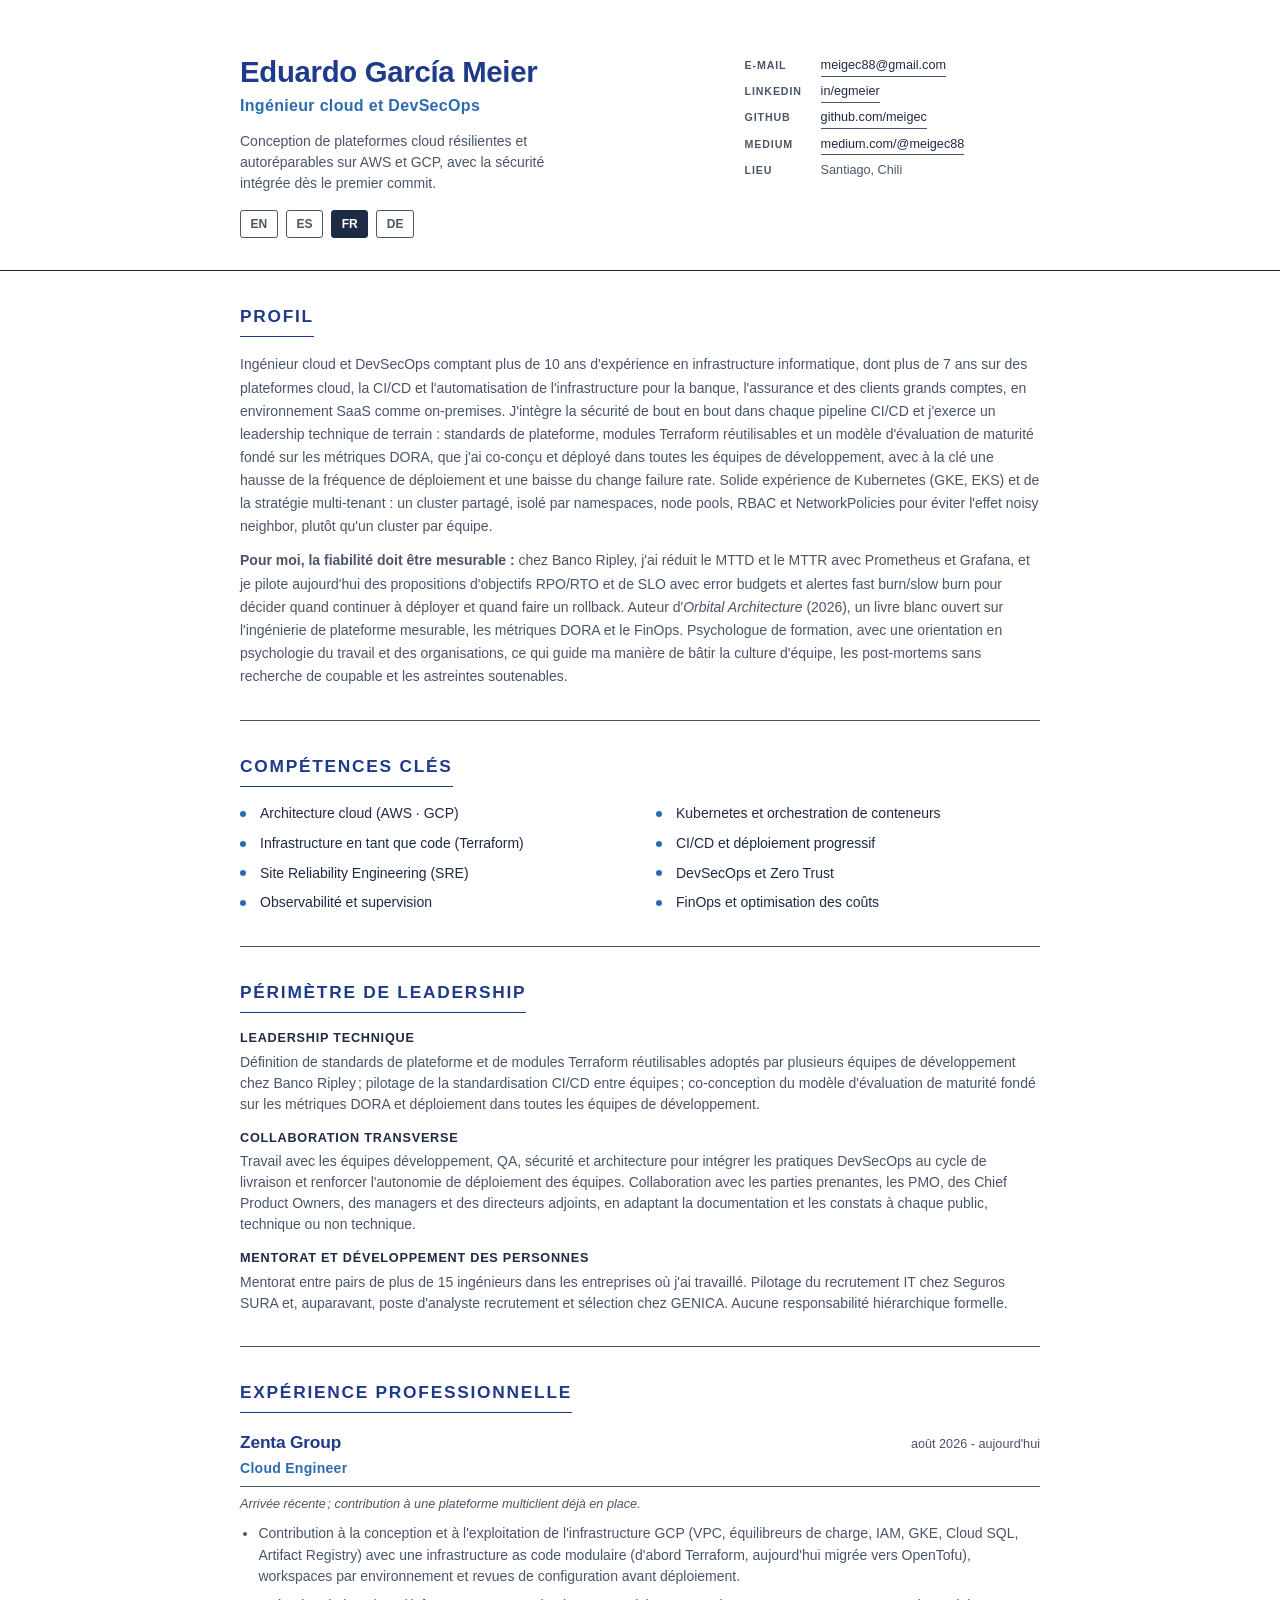
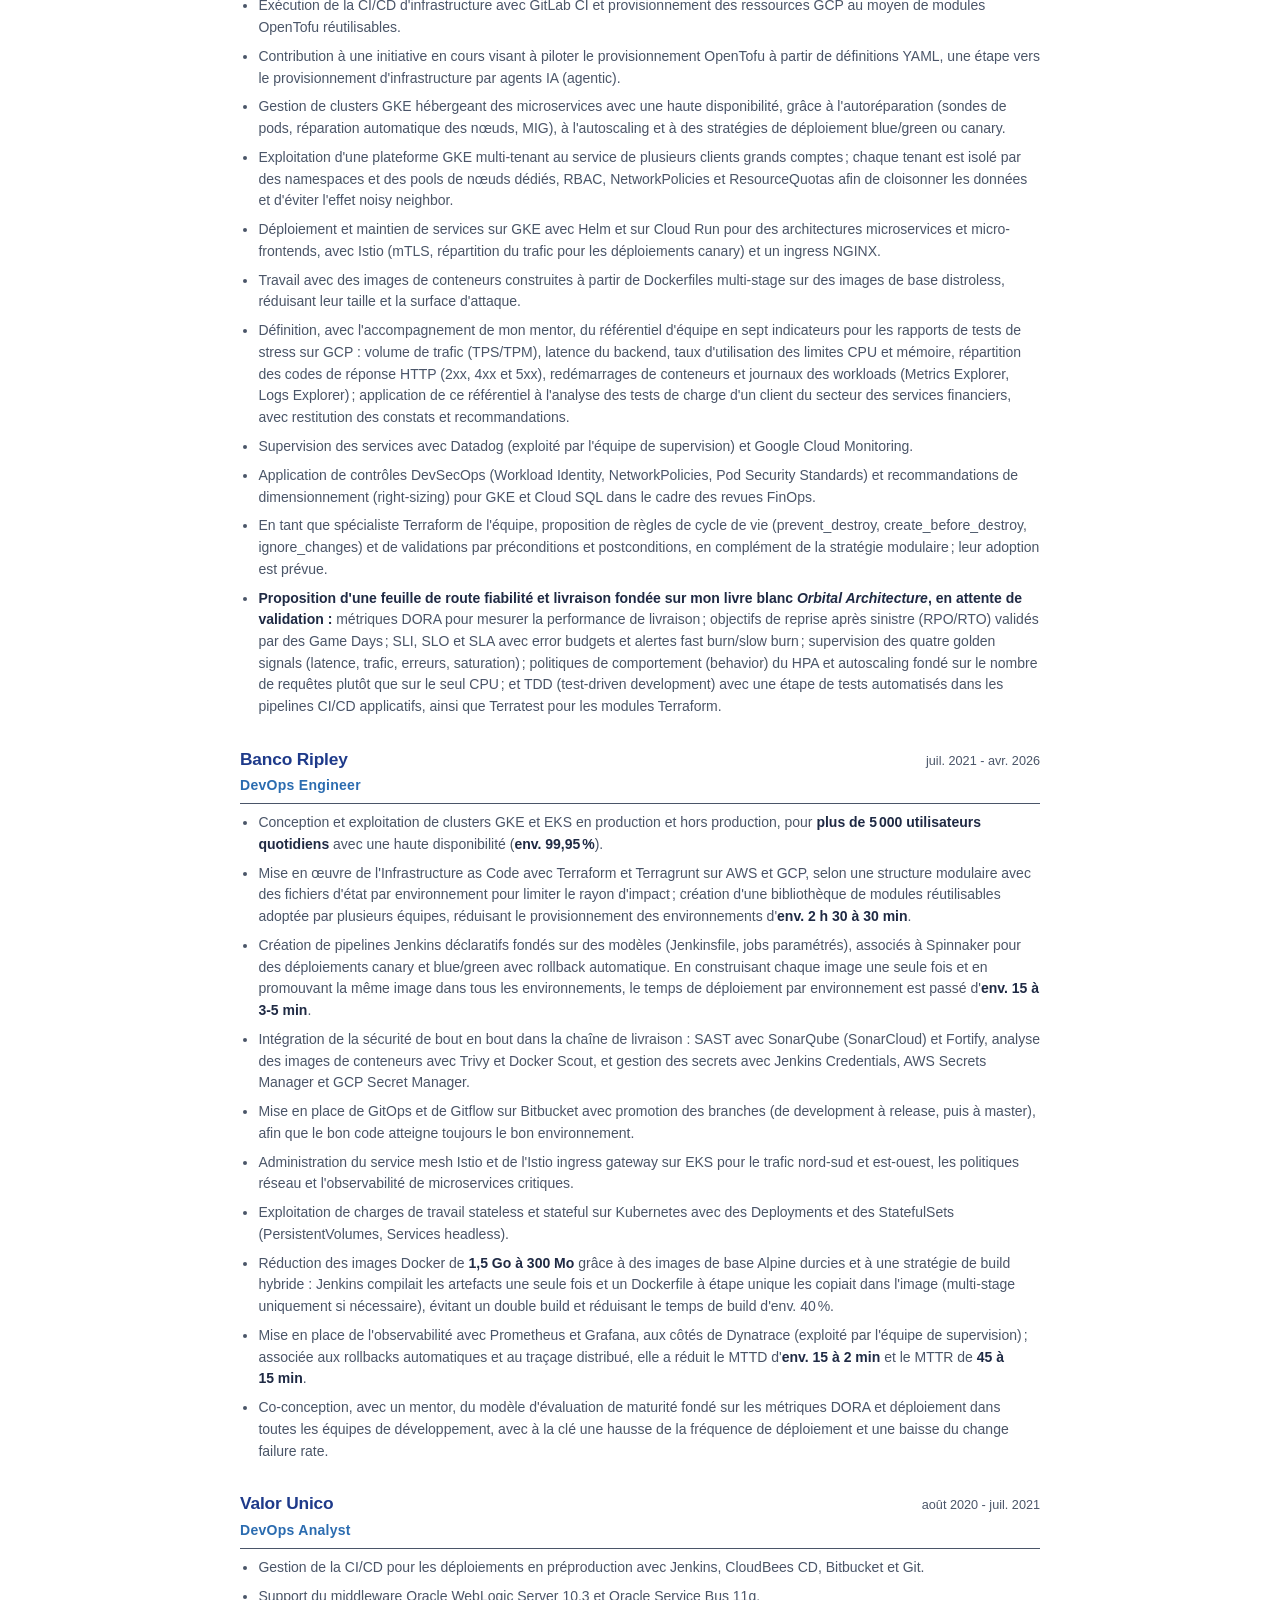
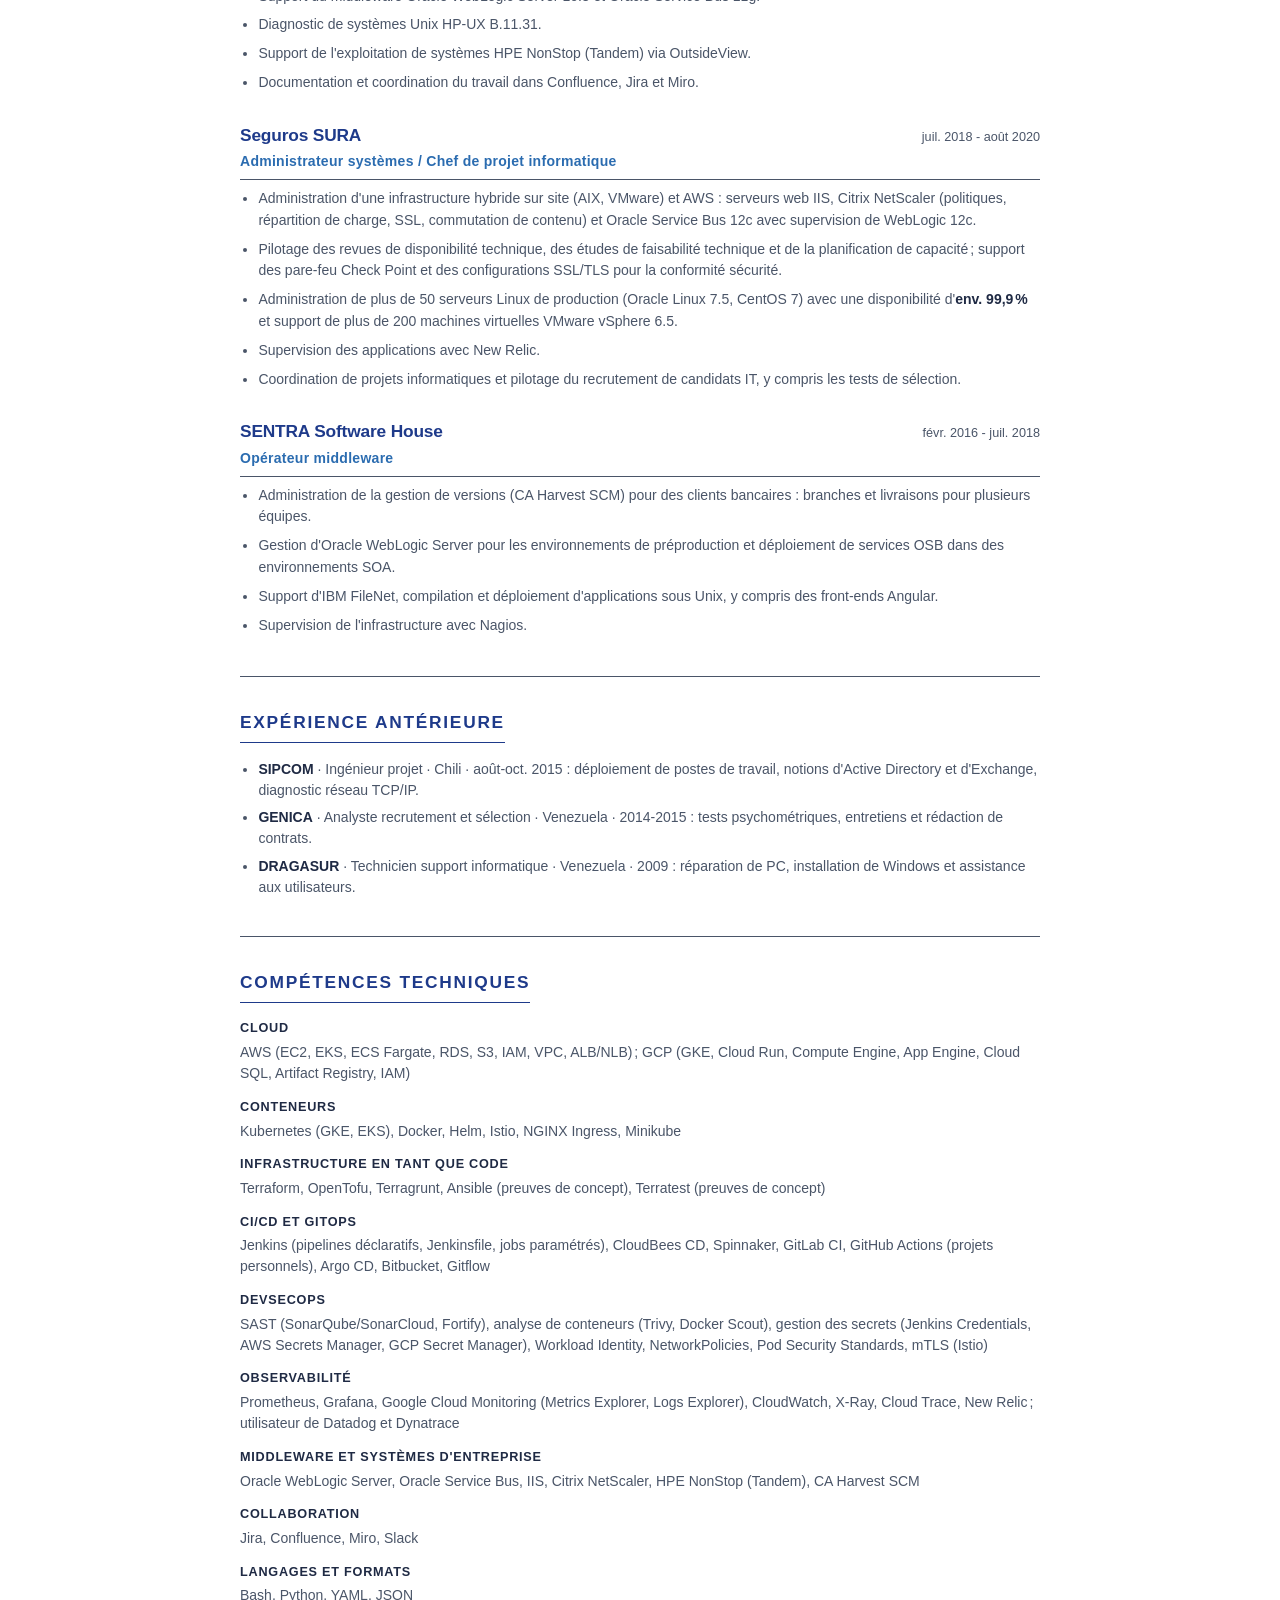
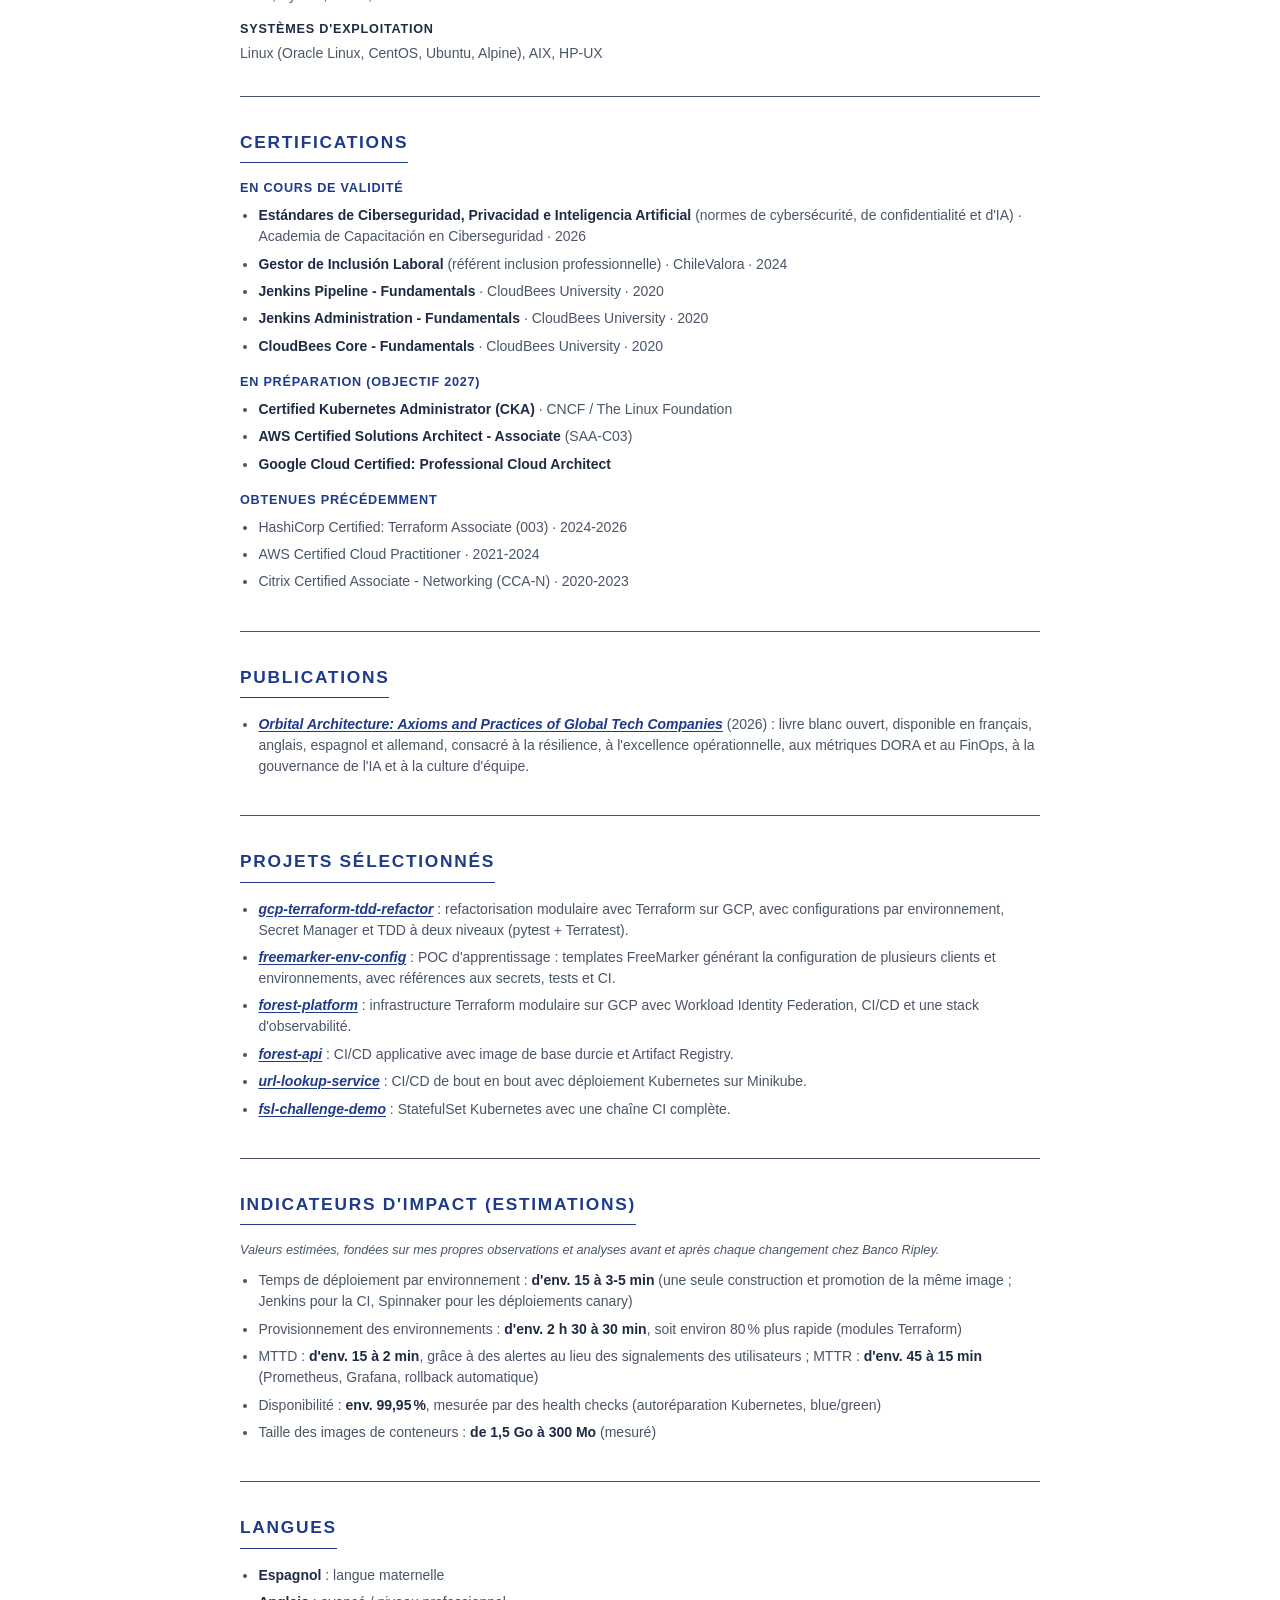
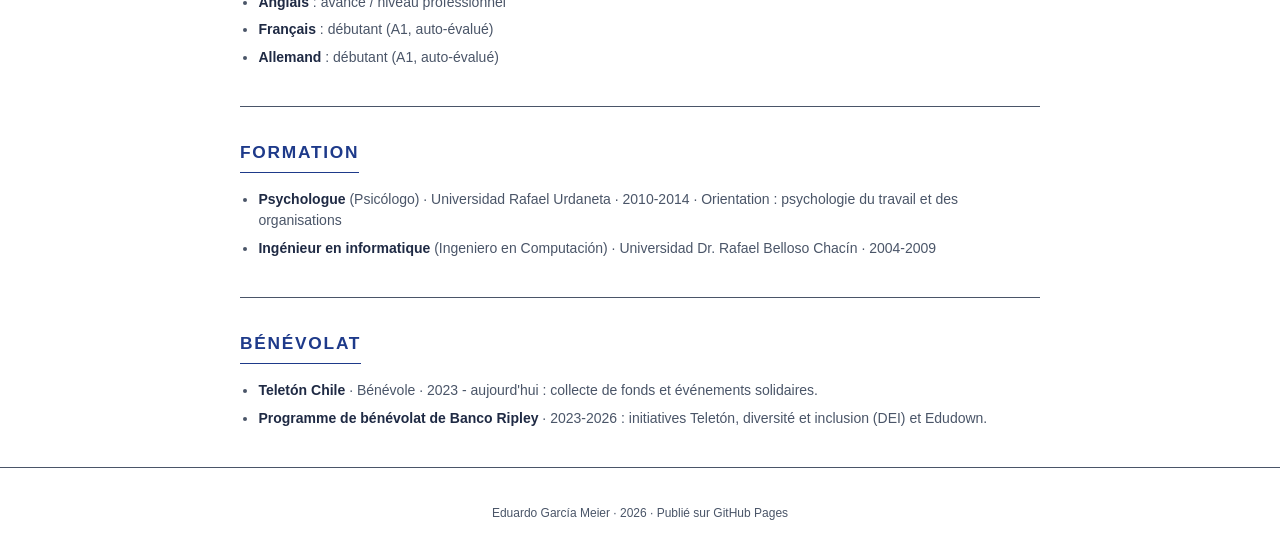
<file: fr.html>
<!DOCTYPE html>
<html lang="fr">
<head>
<meta charset="UTF-8">
<meta name="viewport" content="width=device-width, initial-scale=1.0">
<title>Eduardo García Meier - Ingénieur cloud et DevSecOps</title>
<meta name="description" content="Ingénieur cloud et DevSecOps comptant plus de 10 ans d'expérience en infrastructure informatique, dont plus de 7 ans sur des plateformes cloud (AWS, GCP), la CI/CD et l'automatisation de l'infrastructure pour la banque, l'assurance et des clients grands comptes.">
<meta name="author" content="Eduardo García Meier">
<meta property="og:title" content="Eduardo García Meier - Ingénieur cloud et DevSecOps">
<meta property="og:description" content="Conception de plateformes cloud résilientes et autoréparables sur AWS et GCP, avec la sécurité intégrée dès le premier commit.">
<meta property="og:type" content="profile">
<link rel="stylesheet" href="styles.css">
</head>
<body>

<header class="hero">
  <div class="container">
    <div class="hero-grid">
      <div class="hero-main">
        <h1>Eduardo García Meier</h1>
        <p class="role">Ingénieur cloud et DevSecOps</p>
        <p class="tagline">Conception de plateformes cloud résilientes et autoréparables sur AWS et GCP, avec la sécurité intégrée dès le premier commit.</p>
        <nav class="lang-switch">
          <a href="index.html">EN</a>
          <a href="es.html">ES</a>
          <a href="fr.html" class="active">FR</a>
          <a href="de.html">DE</a>
        </nav>
      </div>
      <ul class="contact">
        <li><span class="label">E-mail</span><a href="mailto:meigec88@gmail.com">meigec88@gmail.com</a></li>
        <li><span class="label">LinkedIn</span><a href="https://www.linkedin.com/in/egmeier" target="_blank" rel="noopener">in/egmeier</a></li>
        <li><span class="label">GitHub</span><a href="https://github.com/meigec" target="_blank" rel="noopener">github.com/meigec</a></li>
        <li><span class="label">Medium</span><a href="https://medium.com/@meigec88" target="_blank" rel="noopener">medium.com/@meigec88</a></li>
        <li><span class="label">Lieu</span><span>Santiago, Chili</span></li>
      </ul>
    </div>
  </div>
</header>

<main class="container">

  <section class="section">
    <h2>Profil</h2>
    <p class="summary">
      Ingénieur cloud et DevSecOps comptant plus de 10 ans d'expérience en infrastructure informatique, dont plus de 7 ans sur des plateformes cloud, la CI/CD et l'automatisation de l'infrastructure pour la banque, l'assurance et des clients grands comptes, en environnement SaaS comme on-premises. J'intègre la sécurité de bout en bout dans chaque pipeline CI/CD et j'exerce un leadership technique de terrain&nbsp;: standards de plateforme, modules Terraform réutilisables et un modèle d'évaluation de maturité fondé sur les métriques DORA, que j'ai co-conçu et déployé dans toutes les équipes de développement, avec à la clé une hausse de la fréquence de déploiement et une baisse du change failure rate. Solide expérience de Kubernetes (GKE, EKS) et de la stratégie multi-tenant&nbsp;: un cluster partagé, isolé par namespaces, node pools, RBAC et NetworkPolicies pour éviter l'effet noisy neighbor, plutôt qu'un cluster par équipe.
    </p>
    <p class="summary">
      <strong>Pour moi, la fiabilité doit être mesurable&nbsp;:</strong> chez Banco Ripley, j'ai réduit le MTTD et le MTTR avec Prometheus et Grafana, et je pilote aujourd'hui des propositions d'objectifs RPO/RTO et de SLO avec error budgets et alertes fast burn/slow burn pour décider quand continuer à déployer et quand faire un rollback. Auteur d'<em>Orbital Architecture</em> (2026), un livre blanc ouvert sur l'ingénierie de plateforme mesurable, les métriques DORA et le FinOps. Psychologue de formation, avec une orientation en psychologie du travail et des organisations, ce qui guide ma manière de bâtir la culture d'équipe, les post-mortems sans recherche de coupable et les astreintes soutenables.
    </p>
  </section>

  <section class="section">
    <h2>Compétences clés</h2>
    <ul class="competencies">
      <li>Architecture cloud (AWS · GCP)</li>
      <li>Kubernetes et orchestration de conteneurs</li>
      <li>Infrastructure en tant que code (Terraform)</li>
      <li>CI/CD et déploiement progressif</li>
      <li>Site Reliability Engineering (SRE)</li>
      <li>DevSecOps et Zero Trust</li>
      <li>Observabilité et supervision</li>
      <li>FinOps et optimisation des coûts</li>
    </ul>
  </section>

  <section class="section">
    <h2>Périmètre de leadership</h2>
    <dl class="skills">
      <dt>Leadership technique</dt>
      <dd>Définition de standards de plateforme et de modules Terraform réutilisables adoptés par plusieurs équipes de développement chez Banco Ripley&#8239;; pilotage de la standardisation CI/CD entre équipes&#8239;; co-conception du modèle d'évaluation de maturité fondé sur les métriques DORA et déploiement dans toutes les équipes de développement.</dd>
      <dt>Collaboration transverse</dt>
      <dd>Travail avec les équipes développement, QA, sécurité et architecture pour intégrer les pratiques DevSecOps au cycle de livraison et renforcer l'autonomie de déploiement des équipes. Collaboration avec les parties prenantes, les PMO, des Chief Product Owners, des managers et des directeurs adjoints, en adaptant la documentation et les constats à chaque public, technique ou non technique.</dd>
      <dt>Mentorat et développement des personnes</dt>
      <dd>Mentorat entre pairs de plus de 15 ingénieurs dans les entreprises où j'ai travaillé. Pilotage du recrutement IT chez Seguros SURA et, auparavant, poste d'analyste recrutement et sélection chez GENICA. Aucune responsabilité hiérarchique formelle.</dd>
    </dl>
  </section>

  <section class="section">
    <h2>Expérience professionnelle</h2>

    <article class="job">
      <header class="job-header">
        <div>
          <h3>Zenta Group</h3>
          <p class="job-title">Cloud Engineer</p>
        </div>
        <span class="dates">août 2026 - aujourd'hui</span>
      </header>
      <p class="job-note">Arrivée récente&#8239;; contribution à une plateforme multiclient déjà en place.</p>
      <ul>
        <li>Contribution à la conception et à l'exploitation de l'infrastructure GCP (VPC, équilibreurs de charge, IAM, GKE, Cloud SQL, Artifact Registry) avec une infrastructure as code modulaire (d'abord Terraform, aujourd'hui migrée vers OpenTofu), workspaces par environnement et revues de configuration avant déploiement.</li>
        <li>Exécution de la CI/CD d'infrastructure avec GitLab CI et provisionnement des ressources GCP au moyen de modules OpenTofu réutilisables.</li>
        <li>Contribution à une initiative en cours visant à piloter le provisionnement OpenTofu à partir de définitions YAML, une étape vers le provisionnement d'infrastructure par agents IA (agentic).</li>
        <li>Gestion de clusters GKE hébergeant des microservices avec une haute disponibilité, grâce à l'autoréparation (sondes de pods, réparation automatique des nœuds, MIG), à l'autoscaling et à des stratégies de déploiement blue/green ou canary.</li>
        <li>Exploitation d'une plateforme GKE multi-tenant au service de plusieurs clients grands comptes&#8239;; chaque tenant est isolé par des namespaces et des pools de nœuds dédiés, RBAC, NetworkPolicies et ResourceQuotas afin de cloisonner les données et d'éviter l'effet noisy neighbor.</li>
        <li>Déploiement et maintien de services sur GKE avec Helm et sur Cloud Run pour des architectures microservices et micro-frontends, avec Istio (mTLS, répartition du trafic pour les déploiements canary) et un ingress NGINX.</li>
        <li>Travail avec des images de conteneurs construites à partir de Dockerfiles multi-stage sur des images de base distroless, réduisant leur taille et la surface d'attaque.</li>
        <li>Définition, avec l'accompagnement de mon mentor, du référentiel d'équipe en sept indicateurs pour les rapports de tests de stress sur GCP&nbsp;: volume de trafic (TPS/TPM), latence du backend, taux d'utilisation des limites CPU et mémoire, répartition des codes de réponse HTTP (2xx, 4xx et 5xx), redémarrages de conteneurs et journaux des workloads (Metrics Explorer, Logs Explorer)&#8239;; application de ce référentiel à l'analyse des tests de charge d'un client du secteur des services financiers, avec restitution des constats et recommandations.</li>
        <li>Supervision des services avec Datadog (exploité par l'équipe de supervision) et Google Cloud Monitoring.</li>
        <li>Application de contrôles DevSecOps (Workload Identity, NetworkPolicies, Pod Security Standards) et recommandations de dimensionnement (right-sizing) pour GKE et Cloud SQL dans le cadre des revues FinOps.</li>
        <li>En tant que spécialiste Terraform de l'équipe, proposition de règles de cycle de vie (prevent_destroy, create_before_destroy, ignore_changes) et de validations par préconditions et postconditions, en complément de la stratégie modulaire&#8239;; leur adoption est prévue.</li>
        <li><strong>Proposition d'une feuille de route fiabilité et livraison fondée sur mon livre blanc <em>Orbital Architecture</em>, en attente de validation&nbsp;:</strong> métriques DORA pour mesurer la performance de livraison&#8239;; objectifs de reprise après sinistre (RPO/RTO) validés par des Game Days&#8239;; SLI, SLO et SLA avec error budgets et alertes fast burn/slow burn&#8239;; supervision des quatre golden signals (latence, trafic, erreurs, saturation)&#8239;; politiques de comportement (behavior) du HPA et autoscaling fondé sur le nombre de requêtes plutôt que sur le seul CPU&#8239;; et TDD (test-driven development) avec une étape de tests automatisés dans les pipelines CI/CD applicatifs, ainsi que Terratest pour les modules Terraform.</li>
      </ul>
    </article>

    <article class="job">
      <header class="job-header">
        <div>
          <h3>Banco Ripley</h3>
          <p class="job-title">DevOps Engineer</p>
        </div>
        <span class="dates">juil. 2021 - avr. 2026</span>
      </header>
      <ul>
        <li>Conception et exploitation de clusters GKE et EKS en production et hors production, pour <strong>plus de 5&#8239;000 utilisateurs quotidiens</strong> avec une haute disponibilité (<strong>env. 99,95&#8239;%</strong>).</li>
        <li>Mise en œuvre de l'Infrastructure as Code avec Terraform et Terragrunt sur AWS et GCP, selon une structure modulaire avec des fichiers d'état par environnement pour limiter le rayon d'impact&#8239;; création d'une bibliothèque de modules réutilisables adoptée par plusieurs équipes, réduisant le provisionnement des environnements d'<strong>env. 2&nbsp;h&nbsp;30 à 30&nbsp;min</strong>.</li>
        <li>Création de pipelines Jenkins déclaratifs fondés sur des modèles (Jenkinsfile, jobs paramétrés), associés à Spinnaker pour des déploiements canary et blue/green avec rollback automatique. En construisant chaque image une seule fois et en promouvant la même image dans tous les environnements, le temps de déploiement par environnement est passé d'<strong>env. 15 à 3-5&nbsp;min</strong>.</li>
        <li>Intégration de la sécurité de bout en bout dans la chaîne de livraison&nbsp;: SAST avec SonarQube (SonarCloud) et Fortify, analyse des images de conteneurs avec Trivy et Docker Scout, et gestion des secrets avec Jenkins Credentials, AWS Secrets Manager et GCP Secret Manager.</li>
        <li>Mise en place de GitOps et de Gitflow sur Bitbucket avec promotion des branches (de development à release, puis à master), afin que le bon code atteigne toujours le bon environnement.</li>
        <li>Administration du service mesh Istio et de l'Istio ingress gateway sur EKS pour le trafic nord-sud et est-ouest, les politiques réseau et l'observabilité de microservices critiques.</li>
        <li>Exploitation de charges de travail stateless et stateful sur Kubernetes avec des Deployments et des StatefulSets (PersistentVolumes, Services headless).</li>
        <li>Réduction des images Docker de <strong>1,5&nbsp;Go à 300&nbsp;Mo</strong> grâce à des images de base Alpine durcies et à une stratégie de build hybride&nbsp;: Jenkins compilait les artefacts une seule fois et un Dockerfile à étape unique les copiait dans l'image (multi-stage uniquement si nécessaire), évitant un double build et réduisant le temps de build d'env. 40&#8239;%.</li>
        <li>Mise en place de l'observabilité avec Prometheus et Grafana, aux côtés de Dynatrace (exploité par l'équipe de supervision)&#8239;; associée aux rollbacks automatiques et au traçage distribué, elle a réduit le MTTD d'<strong>env. 15 à 2&nbsp;min</strong> et le MTTR de <strong>45 à 15&nbsp;min</strong>.</li>
        <li>Co-conception, avec un mentor, du modèle d'évaluation de maturité fondé sur les métriques DORA et déploiement dans toutes les équipes de développement, avec à la clé une hausse de la fréquence de déploiement et une baisse du change failure rate.</li>
      </ul>
    </article>

    <article class="job">
      <header class="job-header">
        <div>
          <h3>Valor Unico</h3>
          <p class="job-title">DevOps Analyst</p>
        </div>
        <span class="dates">août 2020 - juil. 2021</span>
      </header>
      <ul>
        <li>Gestion de la CI/CD pour les déploiements en préproduction avec Jenkins, CloudBees CD, Bitbucket et Git.</li>
        <li>Support du middleware Oracle WebLogic Server 10.3 et Oracle Service Bus 11g.</li>
        <li>Diagnostic de systèmes Unix HP-UX B.11.31.</li>
        <li>Support de l'exploitation de systèmes HPE NonStop (Tandem) via OutsideView.</li>
        <li>Documentation et coordination du travail dans Confluence, Jira et Miro.</li>
      </ul>
    </article>

    <article class="job">
      <header class="job-header">
        <div>
          <h3>Seguros SURA</h3>
          <p class="job-title">Administrateur systèmes / Chef de projet informatique</p>
        </div>
        <span class="dates">juil. 2018 - août 2020</span>
      </header>
      <ul>
        <li>Administration d'une infrastructure hybride sur site (AIX, VMware) et AWS&nbsp;: serveurs web IIS, Citrix NetScaler (politiques, répartition de charge, SSL, commutation de contenu) et Oracle Service Bus 12c avec supervision de WebLogic 12c.</li>
        <li>Pilotage des revues de disponibilité technique, des études de faisabilité technique et de la planification de capacité&#8239;; support des pare-feu Check Point et des configurations SSL/TLS pour la conformité sécurité.</li>
        <li>Administration de plus de 50 serveurs Linux de production (Oracle Linux 7.5, CentOS 7) avec une disponibilité d'<strong>env. 99,9&#8239;%</strong> et support de plus de 200 machines virtuelles VMware vSphere 6.5.</li>
        <li>Supervision des applications avec New Relic.</li>
        <li>Coordination de projets informatiques et pilotage du recrutement de candidats IT, y compris les tests de sélection.</li>
      </ul>
    </article>

    <article class="job">
      <header class="job-header">
        <div>
          <h3>SENTRA Software House</h3>
          <p class="job-title">Opérateur middleware</p>
        </div>
        <span class="dates">févr. 2016 - juil. 2018</span>
      </header>
      <ul>
        <li>Administration de la gestion de versions (CA Harvest SCM) pour des clients bancaires&nbsp;: branches et livraisons pour plusieurs équipes.</li>
        <li>Gestion d'Oracle WebLogic Server pour les environnements de préproduction et déploiement de services OSB dans des environnements SOA.</li>
        <li>Support d'IBM FileNet, compilation et déploiement d'applications sous Unix, y compris des front-ends Angular.</li>
        <li>Supervision de l'infrastructure avec Nagios.</li>
      </ul>
    </article>

  </section>

  <section class="section">
    <h2>Expérience antérieure</h2>
    <ul class="earlier">
      <li><strong>SIPCOM</strong> · Ingénieur projet · Chili · août-oct. 2015&nbsp;: déploiement de postes de travail, notions d'Active Directory et d'Exchange, diagnostic réseau TCP/IP.</li>
      <li><strong>GENICA</strong> · Analyste recrutement et sélection · Venezuela · 2014-2015&nbsp;: tests psychométriques, entretiens et rédaction de contrats.</li>
      <li><strong>DRAGASUR</strong> · Technicien support informatique · Venezuela · 2009&nbsp;: réparation de PC, installation de Windows et assistance aux utilisateurs.</li>
    </ul>
  </section>

  <section class="section">
    <h2>Compétences techniques</h2>
    <dl class="skills">
      <dt>Cloud</dt>
      <dd>AWS (EC2, EKS, ECS Fargate, RDS, S3, IAM, VPC, ALB/NLB)&#8239;; GCP (GKE, Cloud Run, Compute Engine, App Engine, Cloud SQL, Artifact Registry, IAM)</dd>
      <dt>Conteneurs</dt>
      <dd>Kubernetes (GKE, EKS), Docker, Helm, Istio, NGINX Ingress, Minikube</dd>
      <dt>Infrastructure en tant que code</dt>
      <dd>Terraform, OpenTofu, Terragrunt, Ansible (preuves de concept), Terratest (preuves de concept)</dd>
      <dt>CI/CD et GitOps</dt>
      <dd>Jenkins (pipelines déclaratifs, Jenkinsfile, jobs paramétrés), CloudBees CD, Spinnaker, GitLab CI, GitHub Actions (projets personnels), Argo CD, Bitbucket, Gitflow</dd>
      <dt>DevSecOps</dt>
      <dd>SAST (SonarQube/SonarCloud, Fortify), analyse de conteneurs (Trivy, Docker Scout), gestion des secrets (Jenkins Credentials, AWS Secrets Manager, GCP Secret Manager), Workload Identity, NetworkPolicies, Pod Security Standards, mTLS (Istio)</dd>
      <dt>Observabilité</dt>
      <dd>Prometheus, Grafana, Google Cloud Monitoring (Metrics Explorer, Logs Explorer), CloudWatch, X-Ray, Cloud Trace, New Relic&#8239;; utilisateur de Datadog et Dynatrace</dd>
      <dt>Middleware et systèmes d'entreprise</dt>
      <dd>Oracle WebLogic Server, Oracle Service Bus, IIS, Citrix NetScaler, HPE NonStop (Tandem), CA Harvest SCM</dd>
      <dt>Collaboration</dt>
      <dd>Jira, Confluence, Miro, Slack</dd>
      <dt>Langages et formats</dt>
      <dd>Bash, Python, YAML, JSON</dd>
      <dt>Systèmes d'exploitation</dt>
      <dd>Linux (Oracle Linux, CentOS, Ubuntu, Alpine), AIX, HP-UX</dd>
    </dl>
  </section>

  <section class="section">
    <h2>Certifications</h2>
    <h3 class="subhead">En cours de validité</h3>
    <ul class="certs">
      <li><strong>Estándares de Ciberseguridad, Privacidad e Inteligencia Artificial</strong> (normes de cybersécurité, de confidentialité et d'IA) · Academia de Capacitación en Ciberseguridad · 2026</li>
      <li><strong>Gestor de Inclusión Laboral</strong> (référent inclusion professionnelle) · ChileValora · 2024</li>
      <li><strong>Jenkins Pipeline - Fundamentals</strong> · CloudBees University · 2020</li>
      <li><strong>Jenkins Administration - Fundamentals</strong> · CloudBees University · 2020</li>
      <li><strong>CloudBees Core - Fundamentals</strong> · CloudBees University · 2020</li>
    </ul>
    <h3 class="subhead">En préparation (objectif 2027)</h3>
    <ul class="certs">
      <li><strong>Certified Kubernetes Administrator (CKA)</strong> · CNCF / The Linux Foundation</li>
      <li><strong>AWS Certified Solutions Architect - Associate</strong> (SAA-C03)</li>
      <li><strong>Google Cloud Certified: Professional Cloud Architect</strong></li>
    </ul>
    <h3 class="subhead">Obtenues précédemment</h3>
    <ul class="certs">
      <li>HashiCorp Certified: Terraform Associate (003) · 2024-2026</li>
      <li>AWS Certified Cloud Practitioner · 2021-2024</li>
      <li>Citrix Certified Associate - Networking (CCA-N) · 2020-2023</li>
    </ul>
  </section>

  <section class="section">
    <h2>Publications</h2>
    <ul class="projects">
      <li><a href="https://github.com/meigec/orbital-architecture" target="_blank" rel="noopener"><em>Orbital Architecture: Axioms and Practices of Global Tech Companies</em></a> (2026)&nbsp;: livre blanc ouvert, disponible en français, anglais, espagnol et allemand, consacré à la résilience, à l'excellence opérationnelle, aux métriques DORA et au FinOps, à la gouvernance de l'IA et à la culture d'équipe.</li>
    </ul>
  </section>

  <section class="section">
    <h2>Projets sélectionnés</h2>
    <ul class="projects">
      <li><a href="https://github.com/meigec/gcp-terraform-tdd-refactor" target="_blank" rel="noopener">gcp-terraform-tdd-refactor</a>&nbsp;: refactorisation modulaire avec Terraform sur GCP, avec configurations par environnement, Secret Manager et TDD à deux niveaux (pytest + Terratest).</li>
      <li><a href="https://github.com/meigec/freemarker-env-config" target="_blank" rel="noopener">freemarker-env-config</a>&nbsp;: POC d'apprentissage&nbsp;: templates FreeMarker générant la configuration de plusieurs clients et environnements, avec références aux secrets, tests et CI.</li>
      <li><a href="https://github.com/meigec/forest-platform" target="_blank" rel="noopener">forest-platform</a>&nbsp;: infrastructure Terraform modulaire sur GCP avec Workload Identity Federation, CI/CD et une stack d'observabilité.</li>
      <li><a href="https://github.com/meigec/forest-api" target="_blank" rel="noopener">forest-api</a>&nbsp;: CI/CD applicative avec image de base durcie et Artifact Registry.</li>
      <li><a href="https://github.com/meigec/url-lookup-service" target="_blank" rel="noopener">url-lookup-service</a>&nbsp;: CI/CD de bout en bout avec déploiement Kubernetes sur Minikube.</li>
      <li><a href="https://github.com/meigec/fsl-challenge-demo" target="_blank" rel="noopener">fsl-challenge-demo</a>&nbsp;: StatefulSet Kubernetes avec une chaîne CI complète.</li>
    </ul>
  </section>

  <section class="section">
    <h2>Indicateurs d'impact (estimations)</h2>
    <p class="section-note">Valeurs estimées, fondées sur mes propres observations et analyses avant et après chaque changement chez Banco Ripley.</p>
    <ul class="metrics">
      <li>Temps de déploiement par environnement&nbsp;: <strong>d'env. 15 à 3-5&nbsp;min</strong> (une seule construction et promotion de la même image ; Jenkins pour la CI, Spinnaker pour les déploiements canary)</li>
      <li>Provisionnement des environnements&nbsp;: <strong>d'env. 2&nbsp;h&nbsp;30 à 30&nbsp;min</strong>, soit environ 80&#8239;% plus rapide (modules Terraform)</li>
      <li>MTTD&nbsp;: <strong>d'env. 15 à 2&nbsp;min</strong>, grâce à des alertes au lieu des signalements des utilisateurs ; MTTR&nbsp;: <strong>d'env. 45 à 15&nbsp;min</strong> (Prometheus, Grafana, rollback automatique)</li>
      <li>Disponibilité&nbsp;: <strong>env. 99,95&#8239;%</strong>, mesurée par des health checks (autoréparation Kubernetes, blue/green)</li>
      <li>Taille des images de conteneurs&nbsp;: <strong>de 1,5&nbsp;Go à 300&nbsp;Mo</strong> (mesuré)</li>
    </ul>
  </section>

  <section class="section">
    <h2>Langues</h2>
    <ul class="languages">
      <li><strong>Espagnol</strong>&nbsp;: langue maternelle</li>
      <li><strong>Anglais</strong>&nbsp;: avancé / niveau professionnel</li>
      <li><strong>Français</strong>&nbsp;: débutant (A1, auto-évalué)</li>
      <li><strong>Allemand</strong>&nbsp;: débutant (A1, auto-évalué)</li>
    </ul>
  </section>

  <section class="section">
    <h2>Formation</h2>
    <ul class="edu-list">
      <li><strong>Psychologue</strong> (Psicólogo) · Universidad Rafael Urdaneta · 2010-2014 · Orientation&nbsp;: psychologie du travail et des organisations</li>
      <li><strong>Ingénieur en informatique</strong> (Ingeniero en Computación) · Universidad Dr. Rafael Belloso Chacín · 2004-2009</li>
    </ul>
  </section>

  <section class="section">
    <h2>Bénévolat</h2>
    <ul class="volunteer">
      <li><strong>Teletón Chile</strong> · Bénévole · 2023 - aujourd'hui&nbsp;: collecte de fonds et événements solidaires.</li>
      <li><strong>Programme de bénévolat de Banco Ripley</strong> · 2023-2026&nbsp;: initiatives Teletón, diversité et inclusion (DEI) et Edudown.</li>
    </ul>
  </section>

</main>

<footer class="footer">
  <div class="container">
    <p>Eduardo García Meier · <span id="year"></span> · Publié sur GitHub Pages</p>
  </div>
</footer>

<script>
  document.getElementById('year').textContent = new Date().getFullYear();
</script>

</body>
</html>
</file>
<file: styles.css>
:root {
  --navy:   #1F2A44;
  --slate:  #4A5568;
  --accent: #2B6CB0;
  --white:  #FFFFFF;
  --rule:   #4A5568;
  --soft:   #F7FAFC;
  --title:  #1E3A8A;
}

*,
*::before,
*::after { box-sizing: border-box; }

html { -webkit-text-size-adjust: 100%; }

body {
  margin: 0;
  font-family: 'Calibri', 'Carlito', Arial, Helvetica, sans-serif;
  font-size: 10.5pt;
  line-height: 1.55;
  color: var(--navy);
  background: var(--white);
  -webkit-font-smoothing: antialiased;
  text-rendering: optimizeLegibility;
}

.container {
  max-width: 880px;
  margin: 0 auto;
  padding: 0 2.5rem;
}

.hero {
  background: var(--white);
  padding: 3.5rem 0 2rem;
  border-bottom: 1.5px solid var(--navy);
}

.hero-grid {
  display: grid;
  grid-template-columns: 1.6fr 1fr;
  gap: 2rem;
  align-items: start;
}

.hero h1 {
  margin: 0 0 0.35rem;
  font-size: 22pt;
  font-weight: 700;
  letter-spacing: -0.01em;
  color: var(--title);
  line-height: 1.1;
}

.role {
  margin: 0 0 0.75rem;
  font-size: 12pt;
  font-weight: 600;
  color: var(--accent);
  letter-spacing: 0.02em;
}

.tagline {
  margin: 0;
  font-size: 10.5pt;
  color: var(--slate);
  line-height: 1.5;
  max-width: 46ch;
}

.contact {
  list-style: none;
  padding: 0;
  margin: 0;
  font-size: 9.5pt;
}

.contact li {
  display: flex;
  align-items: baseline;
  gap: 0.5rem;
  margin-bottom: 0.35rem;
  color: var(--slate);
}

.contact .label {
  display: inline-block;
  min-width: 68px;
  font-weight: 600;
  color: var(--slate);
  text-transform: uppercase;
  font-size: 8pt;
  letter-spacing: 0.08em;
}

.contact a {
  color: var(--navy);
  text-decoration: none;
  border-bottom: 1px solid var(--rule);
  transition: border-color 0.15s, color 0.15s;
}

.contact a:hover {
  color: var(--accent);
  border-color: var(--accent);
}

.section {
  padding: 2rem 0;
  border-bottom: 1px solid var(--rule);
}

.section:last-of-type { border-bottom: none; }

.section h2 {
  font-size: 13pt;
  font-weight: 700;
  color: var(--title);
  margin: 0 0 1rem;
  text-transform: uppercase;
  letter-spacing: 0.1em;
  padding-bottom: 0.4rem;
  border-bottom: 1.5px solid var(--title);
  display: inline-block;
}

.summary {
  margin: 0;
  font-size: 10.5pt;
  line-height: 1.65;
  color: var(--slate);
}

.summary + .summary { margin-top: 0.7rem; }

.competencies {
  list-style: none;
  padding: 0;
  margin: 0;
  display: grid;
  grid-template-columns: repeat(2, 1fr);
  gap: 0.5rem 2rem;
}

.competencies li {
  position: relative;
  padding-left: 1.25rem;
  font-size: 10.5pt;
  font-weight: 500;
  color: var(--navy);
}

.competencies li::before {
  content: "";
  position: absolute;
  left: 0;
  top: 0.55em;
  width: 6px;
  height: 6px;
  background: var(--accent);
  border-radius: 50%;
}

.job {
  margin-bottom: 1.75rem;
}

.job:last-child { margin-bottom: 0; }

.job-header {
  display: flex;
  justify-content: space-between;
  align-items: baseline;
  gap: 1rem;
  margin-bottom: 0.5rem;
  padding-bottom: 0.4rem;
  border-bottom: 1px solid var(--rule);
}

.job-header h3 {
  margin: 0;
  font-size: 13pt;
  font-weight: 700;
  color: var(--title);
  letter-spacing: -0.01em;
}

.job-title {
  margin: 0.15rem 0 0;
  font-size: 10.5pt;
  font-weight: 600;
  color: var(--accent);
  letter-spacing: 0.02em;
}

.dates {
  font-size: 9.5pt;
  font-weight: 500;
  color: var(--slate);
  white-space: nowrap;
  font-variant-numeric: tabular-nums;
}

.job ul {
  margin: 0;
  padding-left: 1.15rem;
}

.job li {
  margin-bottom: 0.45rem;
  font-size: 10.5pt;
  line-height: 1.55;
  color: var(--slate);
}

.job li strong {
  color: var(--navy);
  font-weight: 700;
}

.skills { margin: 0; }

.skills dt {
  font-weight: 700;
  font-size: 9.5pt;
  color: var(--navy);
  text-transform: uppercase;
  letter-spacing: 0.06em;
  margin-top: 0.85rem;
}

.skills dt:first-child { margin-top: 0; }

.skills dd {
  margin: 0.2rem 0 0;
  font-size: 10.5pt;
  color: var(--slate);
  line-height: 1.5;
}

.certs,
.projects,
.metrics,
.languages {
  margin: 0;
  padding-left: 1.15rem;
}

.certs li,
.projects li,
.metrics li,
.languages li {
  margin-bottom: 0.4rem;
  font-size: 10.5pt;
  color: var(--slate);
  line-height: 1.5;
}

.certs li strong,
.metrics li strong,
.languages li strong {
  color: var(--navy);
  font-weight: 700;
}

.projects a {
  color: var(--title);
  font-weight: 600;
  font-style: italic;
  text-decoration: underline;
  text-underline-offset: 2px;
  transition: color 0.15s;
}

.projects a:hover { color: var(--accent); }

.edu {
  margin: 0;
  font-size: 10.5pt;
  color: var(--slate);
}

.footer {
  padding: 1.5rem 0;
  border-top: 1px solid var(--rule);
  text-align: center;
  font-size: 9pt;
  color: var(--slate);
}

.lang-switch {
  display: flex;
  gap: 0.5rem;
  margin-top: 1rem;
  font-size: 9pt;
}

.lang-switch a {
  color: var(--slate);
  text-decoration: none;
  padding: 0.25rem 0.6rem;
  border: 1px solid var(--rule);
  border-radius: 3px;
  font-weight: 600;
  transition: all 0.15s;
}

.lang-switch a:hover {
  color: var(--accent);
  border-color: var(--accent);
}

.lang-switch a.active {
  background: var(--navy);
  color: var(--white);
  border-color: var(--navy);
}

.job-note {
  margin: 0 0 0.5rem;
  font-size: 9.5pt;
  font-style: italic;
  color: var(--slate);
}

.section-note {
  margin: 0 0 0.6rem;
  font-size: 9.5pt;
  font-style: italic;
  color: var(--slate);
}

.subhead {
  margin: 1rem 0 0.4rem;
  font-size: 9.5pt;
  font-weight: 700;
  color: var(--title);
  text-transform: uppercase;
  letter-spacing: 0.06em;
}

.section h2 + .subhead { margin-top: 0; }

.earlier,
.edu-list,
.volunteer {
  margin: 0;
  padding-left: 1.15rem;
}

.earlier li,
.edu-list li,
.volunteer li {
  margin-bottom: 0.4rem;
  font-size: 10.5pt;
  color: var(--slate);
  line-height: 1.5;
}

.earlier li strong,
.edu-list li strong,
.volunteer li strong {
  color: var(--navy);
  font-weight: 700;
}

@media (max-width: 640px) {
  .container { padding: 0 1.25rem; }
  .hero { padding: 2.5rem 0 1.5rem; }
  .hero-grid { grid-template-columns: 1fr; gap: 1.25rem; }
  .hero h1 { font-size: 20pt; }
  .competencies { grid-template-columns: 1fr; }
  .job-header { flex-direction: column; align-items: flex-start; gap: 0.15rem; }
}

@media print {
  @page { size: A4; margin: 1.1cm 1.3cm; }
  html, body { -webkit-print-color-adjust: exact; print-color-adjust: exact; }
  body { font-size: 9.5pt; line-height: 1.4; color: #000; background: #fff; }
  .container { padding: 0; max-width: 100%; }
  .hero { padding: 0 0 0.6rem; border-bottom: 1.5px solid var(--title); }
  .hero h1 { font-size: 19pt; }
  .role { font-size: 11pt; margin-bottom: 0.4rem; }
  .section { padding: 0.6rem 0; border-bottom: 1px solid #4A5568; }
  .section h2 { font-size: 11.5pt; margin-bottom: 0.55rem; break-after: avoid; page-break-after: avoid; }
  .summary, .job li, .skills dd, .certs li, .projects li, .metrics li, .languages li,
  .earlier li, .edu-list li, .volunteer li, .competencies li { font-size: 9.5pt; }
  .summary + .summary { margin-top: 0.45rem; }
  .job { margin-bottom: 0.9rem; }
  .job li { margin-bottom: 0.25rem; }
  .job-header h3 { font-size: 11.5pt; }
  .skills dt { margin-top: 0.5rem; }
  /* Long jobs may continue on the next page; headings stay with their first line,
     and single bullets or entries are never split. */
  .section h2, .subhead, .job-header { break-after: avoid; page-break-after: avoid; }
  .job li, .certs li, .skills dt, .skills dd, .earlier li, .edu-list li, .volunteer li,
  .metrics li, .projects li, .languages li {
    break-inside: avoid;
    page-break-inside: avoid;
  }
  .skills dt { break-after: avoid; page-break-after: avoid; }
  .footer { display: none; }
  .lang-switch { display: none; }
  a { color: #000; border: none; text-decoration: none; }
  /* Project and publication links keep their link look in the PDF. */
  .projects a { color: var(--title); text-decoration: underline; }
}
</file>
